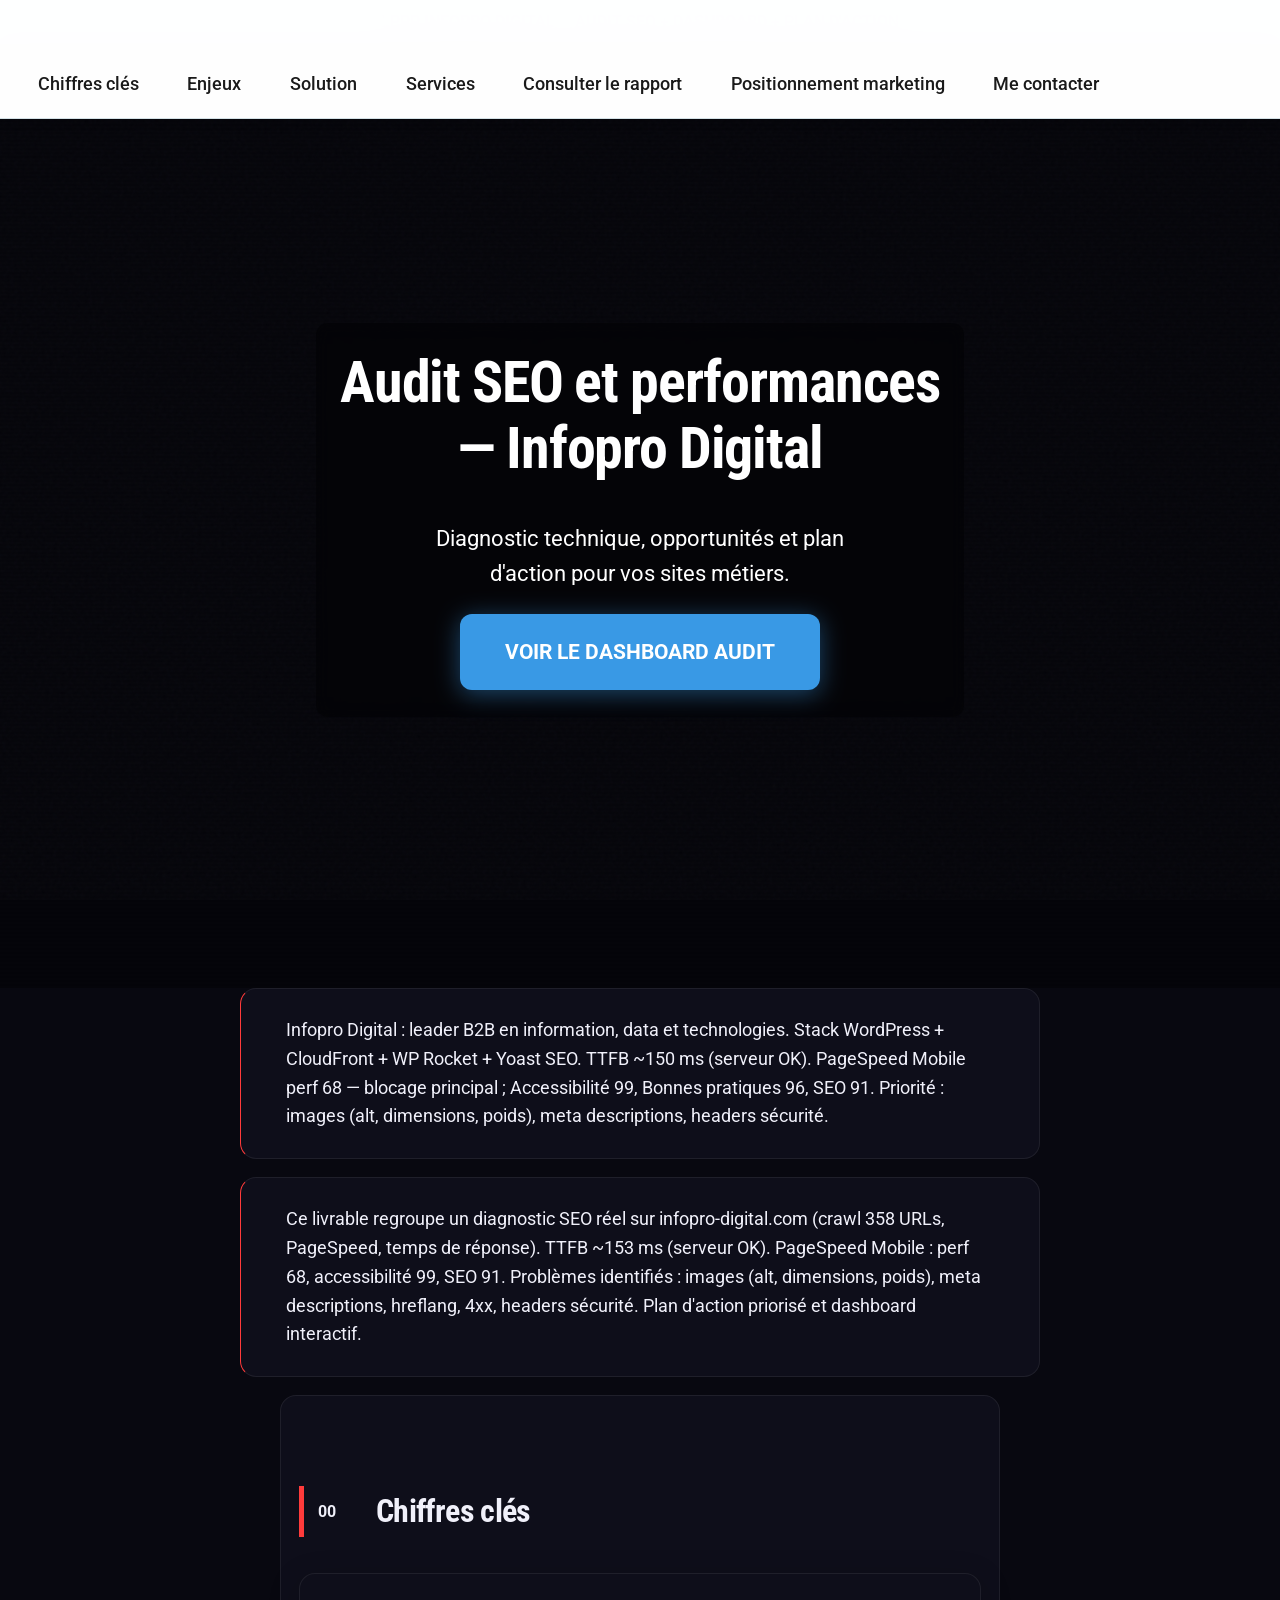
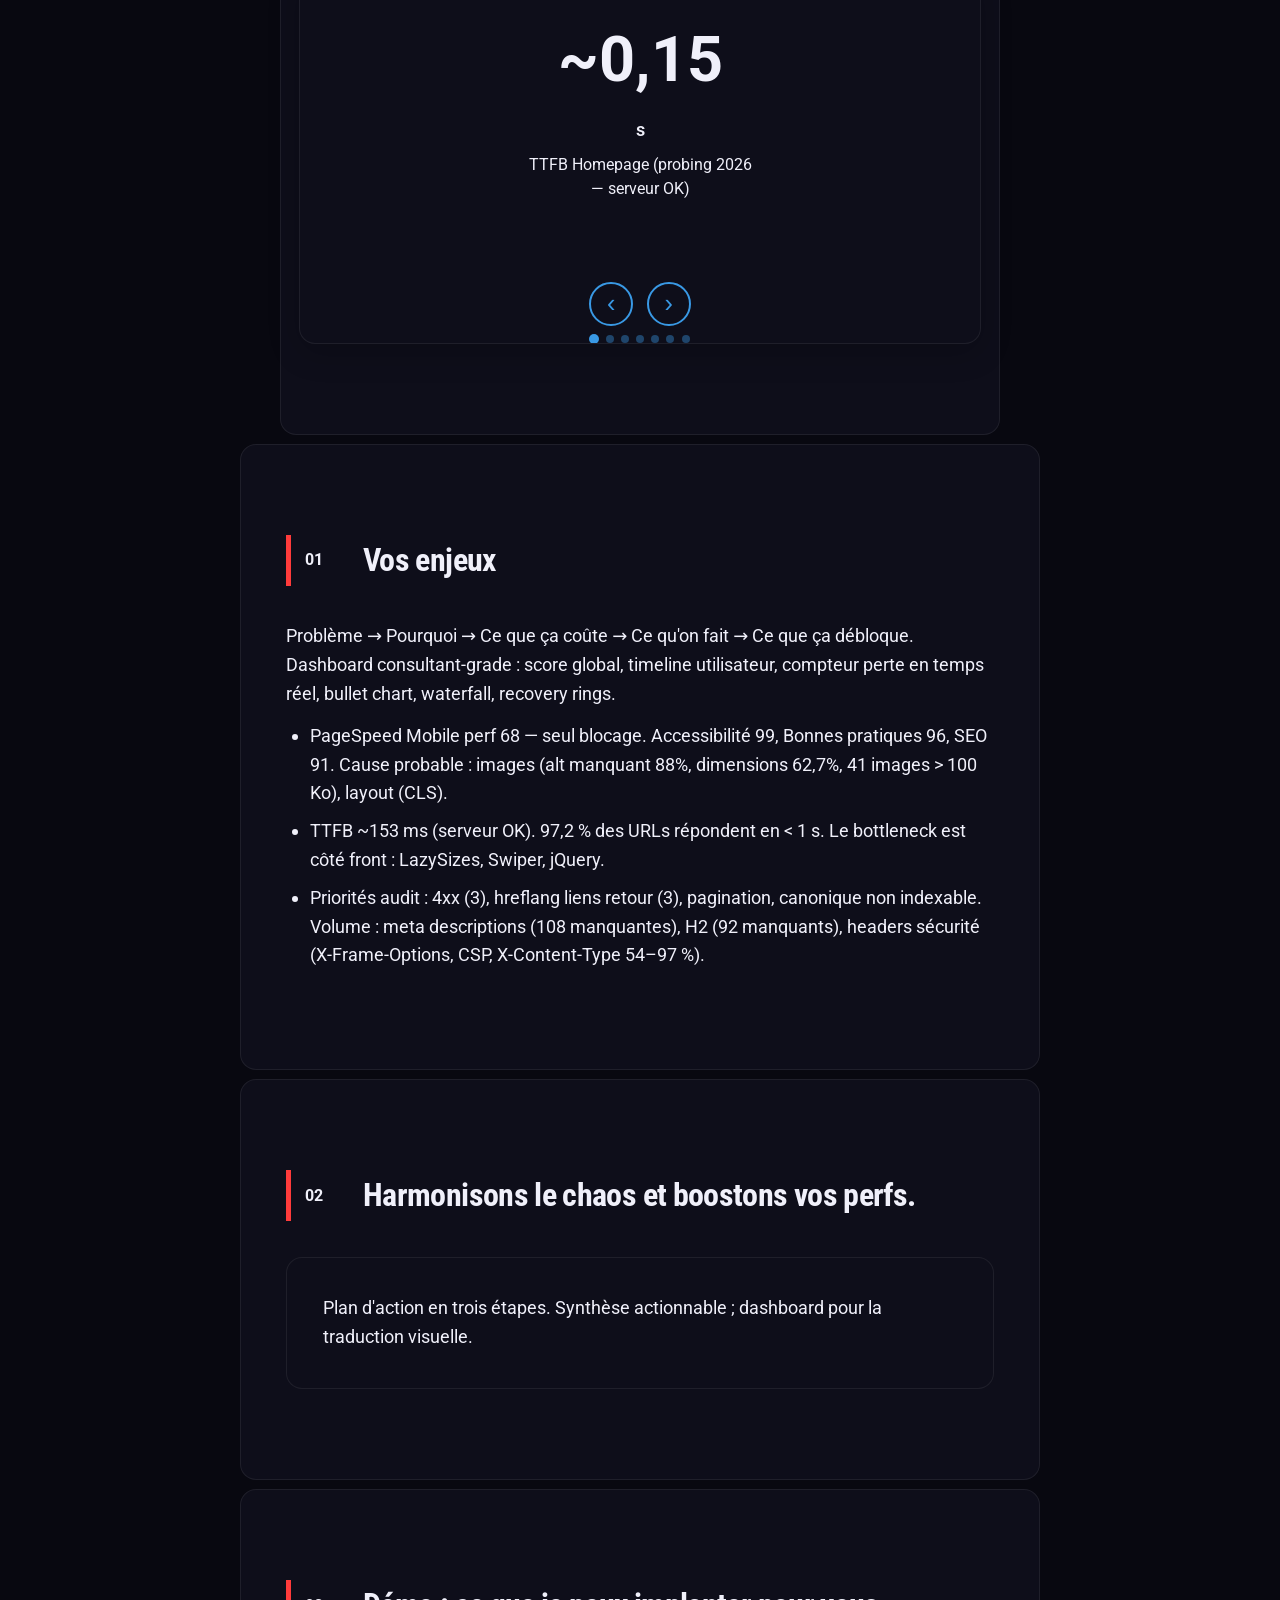
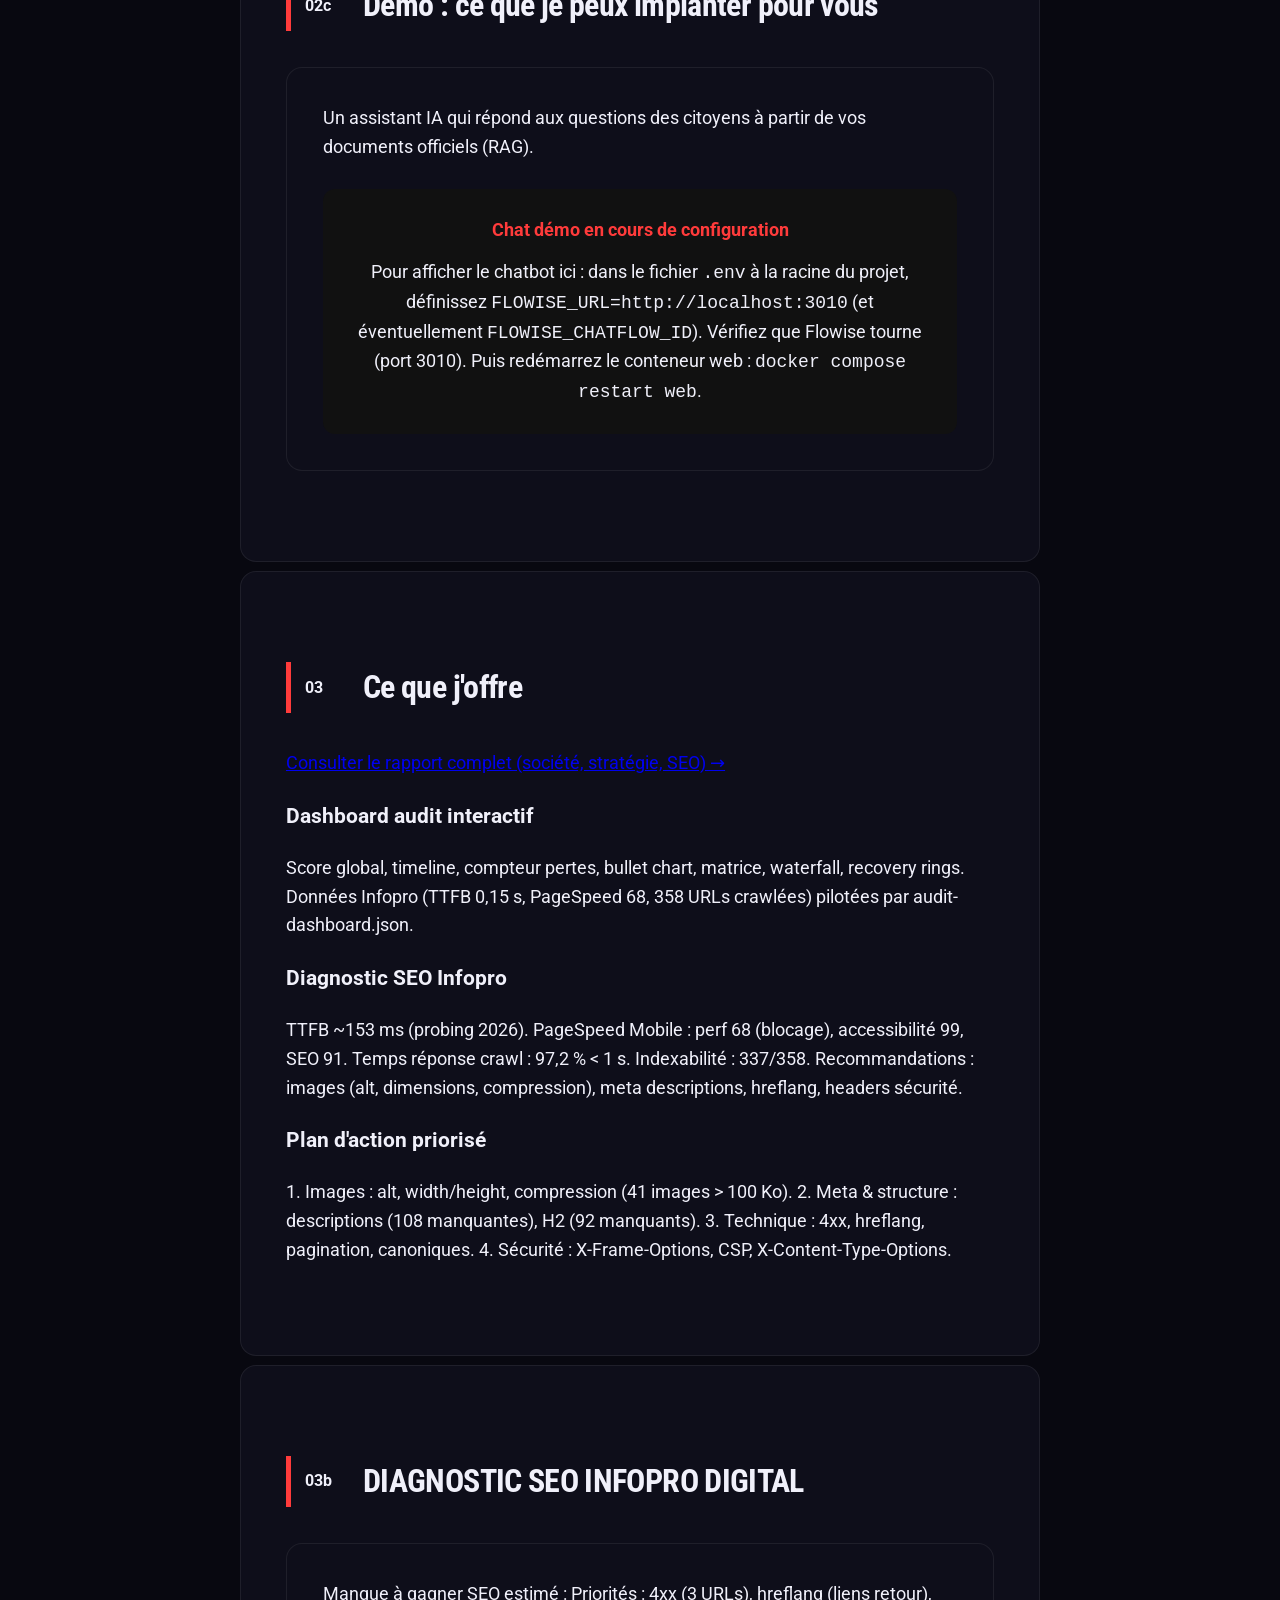
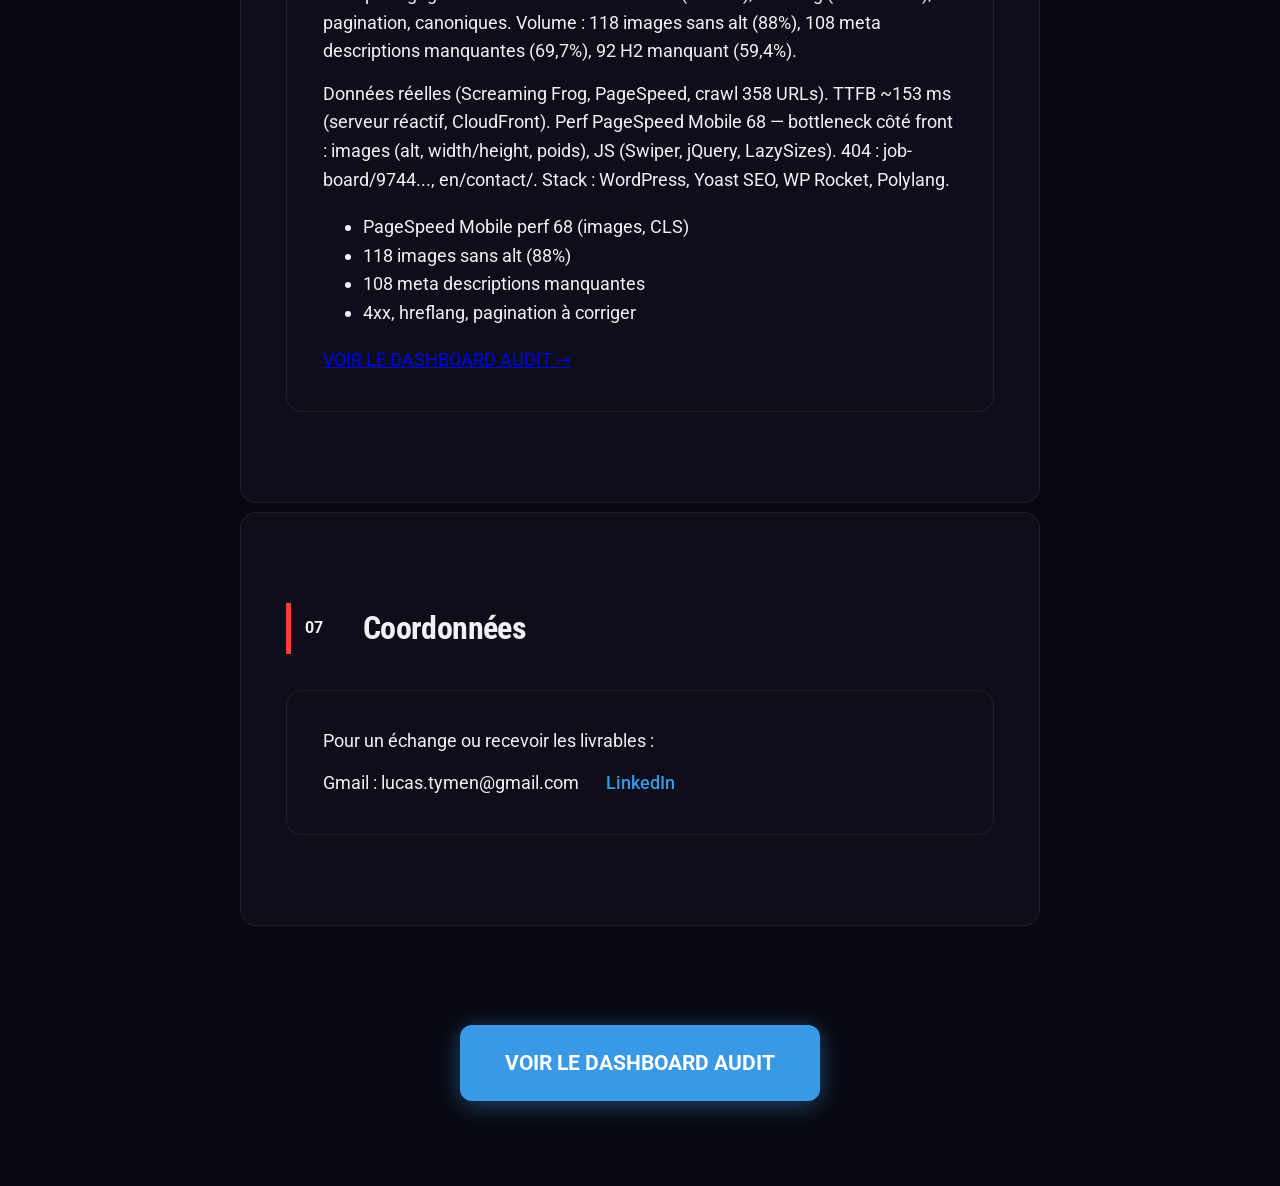
<file: index.html>
<!-- LPPP proposition.html -->
<!DOCTYPE html>
<html lang="fr">
<head>
    <meta charset="UTF-8">
    <meta name="viewport" content="width=device-width, initial-scale=1.0, viewport-fit=cover">
    <meta name="referrer" content="strict-origin-when-cross-origin">
    <title>Lucas Tymen — LPPP Infopro Digital (audit SEO)</title>
    <link rel="preconnect" href="https://fonts.googleapis.com">
    <link rel="preconnect" href="https://fonts.gstatic.com" crossorigin>
    <link href="https://fonts.googleapis.com/css2?family=Roboto:wght@400;500;600;700&family=Open+Sans:wght@400;600;700&display=swap" rel="stylesheet">
    
    <style>
        
        @import url('https://fonts.googleapis.com/css2?family=Roboto+Condensed:wght@300;400;700&family=Roboto:wght@300;400;500;700&display=swap');

:root {
  --pv-white: #ffffff;
  --pv-ink: #001327;
  --pv-ink-2: #121d29;
  --pv-blue: #3999e5;
  --pv-blue-2: #2078ae;
  --pv-blue-3: #5ca6dc;
  --pv-gray-100: #f7f6f5;
  --pv-gray-200: #d4e1e6;
  --pv-gray-300: #9ab6c3;
  --pv-gray-400: #b0b9bc;
  --lp-font-body: 'Roboto', system-ui, -apple-system, 'Segoe UI', Arial, sans-serif;
  --lp-font-heading: 'Roboto Condensed', 'Roboto', system-ui, sans-serif;
  --lp-bg: #FFFFFF;
  --lp-text: #001327;
  --lp-primary: #3999E5;
  --lp-secondary: #2078AE;
  --lp-border: #d4e1e6;
  --lp-block-bg: #f7f6f5;
  --lp-muted: #5c6b7a;
  --lp-heading: #001327;
  --lp-cta-text: #ffffff;
  --lp-text-on-light: #001327;
  --lp-text-on-dark: #f5f5f5;
}

/* Lisibilité — +0.2em base (1.2rem vs 1rem) */
html { font-size: 18px; }
body { font-size: 1.125rem; line-height: 1.6; }

/* Nav fond clair — contraste texte sombre (comme promovacances.com) */
body:has(.nav) .nav {
  background: color-mix(in srgb, var(--lp-bg) 96%, rgba(255,255,255,0.95)) !important;
  border-bottom-color: var(--pv-gray-200) !important;
}
body:has(.nav) .nav-links a,
body:has(.nav) .nav span:first-child { color: var(--lp-text-on-light) !important; }
body:has(.nav) .nav-links a:hover { color: var(--lp-primary) !important; }

/* Hero vidéo : parallaxe (fixe au scroll) + overlay, sans contrôles ni son */
.hero.has-bg-video {
  width: 100vw !important;
  max-width: 100vw !important;
  margin-left: calc(50% - 50vw) !important;
  overflow: hidden !important;
}
.hero.has-bg-video .hero-bg-video {
  position: fixed !important;
  top: 0 !important;
  left: 0 !important;
  width: 100vw !important;
  height: 100vh !important;
  min-width: 100vw !important;
  min-height: 100vh !important;
  z-index: 0 !important;
  pointer-events: none !important;
}
.hero.has-bg-video .hero-bg-video iframe {
  width: 100vw !important;
  min-width: 100vw !important;
  min-height: 100vh !important;
  height: 56.25vw !important;
  max-height: none !important;
  object-fit: cover !important;
  left: 50% !important;
  top: 50% !important;
  transform: translate(-50%, -50%) !important;
}

/* Infopro — style dashboard (fond sombre, textes blancs, accents vifs) */
@import url("https://fonts.googleapis.com/css2?family=Space+Mono:wght@400;700&family=Bebas+Neue&family=DM+Sans:wght@300;400;500;700&display=swap");
:root {
  --infopro-bg: #080810;
  --infopro-surface: #0e0e1a;
  --infopro-surface2: #13131f;
  --infopro-border: rgba(255,255,255,0.07);
  --infopro-text: #f0f0fa;
  --infopro-muted: #6b6b8a;
  --infopro-accent: #ff3b3b;
  --infopro-warn: #ff9900;
  --infopro-ok: #00e676;
  --infopro-blue: #4fc3f7;
  --infopro-purple: #b388ff;
}
body { background: var(--infopro-bg) !important; color: var(--infopro-text) !important; }
body::before {
  content: '';
  position: fixed; inset: 0;
  background-image: url("data:image/svg+xml,%3Csvg viewBox='0 0 256 256' xmlns='http://www.w3.org/2000/svg'%3E%3Cfilter id='n'%3E%3CfeTurbulence type='fractalNoise' baseFrequency='0.9' numOctaves='4' stitchTiles='stitch'/%3E%3C/filter%3E%3Crect width='100%25' height='100%25' filter='url(%23n)' opacity='0.04'/%3E%3C/svg%3E");
  pointer-events: none; z-index: 0;
}
body:has(.section) .section,
body:has(.section) .section:nth-of-type(odd),
body:has(.section) .section:nth-of-type(even) {
  background: var(--infopro-surface) !important;
  color: var(--infopro-text) !important;
  border: 1px solid var(--infopro-border) !important;
  border-radius: 16px !important;
}
body:has(.section) .section p,
body:has(.section) .section h2,
body:has(.section) .section-num { color: var(--infopro-text) !important; }
body:has(.section) .section-head { border-left-color: var(--infopro-accent) !important; }
.icebreaker {
  background: var(--infopro-surface) !important;
  color: var(--infopro-text) !important;
  border: 1px solid var(--infopro-border) !important;
  border-left-color: var(--infopro-accent) !important;
  border-radius: 16px !important;
}
.card {
  background: var(--infopro-surface) !important;
  color: var(--infopro-text) !important;
  border: 1px solid var(--infopro-border) !important;
  border-radius: 16px !important;
}
.card p, .card h2, .card h3, .card li, .card th, .card td { color: var(--infopro-text) !important; }
.card .muted { color: var(--infopro-muted) !important; }
.card strong { color: var(--infopro-accent) !important; }
.key-figures-carousel {
  background: var(--infopro-surface) !important;
  border: 1px solid var(--infopro-border) !important;
  border-radius: 16px !important;
}
.key-figures-slide .kpi-value { color: var(--infopro-accent) !important; }
.key-figures-slide .kpi-unit,
.key-figures-slide .kpi-label,
.key-figures-slide.chart-slide h3,
.key-figures-timeline-item .t-period,
.key-figures-timeline-item .t-desc,
.key-figures-bar-group .bar-val { color: var(--infopro-text) !important; }
.key-figures-slide .kpi-label { color: var(--infopro-muted) !important; }
.seo-resume-card {
  background: var(--infopro-surface) !important;
  color: var(--infopro-text) !important;
  border: 1px solid var(--infopro-border) !important;
  border-radius: 16px !important;
}
.seo-resume-card p, .seo-resume-card li { color: var(--infopro-text) !important; }

/* Rapport (rapport.html) et pages rapport — dashboard style */
body:has(.report-body) { font-family: 'DM Sans', system-ui, sans-serif !important; }
body:has(.report-body) .report-body h1,
body:has(.report-body) .report-body h2,
body:has(.report-body) .report-body h3 { font-family: 'Bebas Neue', system-ui, sans-serif !important; }
body:has(.report-body) .nav {
  background: rgba(8,8,16,0.95) !important;
  border-bottom: 1px solid var(--infopro-border) !important;
}
body:has(.report-body) .nav > a { color: var(--infopro-text) !important; }
body:has(.report-body) .nav-links a { color: var(--infopro-muted) !important; }
body:has(.report-body) .nav-links a:hover,
body:has(.report-body) .nav-links a.active { color: var(--infopro-accent) !important; }
body:has(.report-body) .nav-cta { background: var(--infopro-accent) !important; color: #fff !important; }
body:has(.report-body) .report-intro {
  background: var(--infopro-surface) !important;
  border-left: 4px solid var(--infopro-accent) !important;
  color: var(--infopro-text) !important;
}
body:has(.report-body) .report-intro strong { color: var(--infopro-accent) !important; }
body:has(.report-body) .report-body h1,
body:has(.report-body) .report-body h2,
body:has(.report-body) .report-body h3 { color: var(--infopro-text) !important; }
body:has(.report-body) .report-body h1 { border-bottom-color: var(--infopro-accent) !important; }
body:has(.report-body) .report-body p,
body:has(.report-body) .report-body li,
body:has(.report-body) .report-body td { color: var(--infopro-text) !important; }
body:has(.report-body) .report-body th {
  background: rgba(255,255,255,0.04) !important;
  color: var(--infopro-text) !important;
  border-color: var(--infopro-border) !important;
}
body:has(.report-body) .report-body th,
body:has(.report-body) .report-body td { border-color: var(--infopro-border) !important; }
body:has(.report-body) .report-body blockquote {
  border-left-color: var(--infopro-accent) !important;
  color: var(--infopro-muted) !important;
}

        
        :root {
            --lp-ease: cubic-bezier(0.4, 0, 0.2, 1);
            --lp-section-padding: clamp(3rem, 8vw, 5rem);
            /* Contraste : fond clair → texte sombre, fond foncé → texte clair (voir docs/base-de-connaissances/contraste-textes-landing.md) */
            --lp-text-on-light: #1a1a1a;
            --lp-text-on-dark: #f5f5f5;
            /* Mobile-first : base = mobile ; min-width pour tablette, desktop, HD */
            --lp-bp-mobile: 480px;
            --lp-bp-tablet: 768px;
            --lp-bp-desktop: 1024px;
            --lp-bp-hd: 1440px;
        }
        * { box-sizing: border-box; }
        html {
            scroll-behavior: smooth;
            overflow-x: hidden;
        }
        body {
            font-family: var(--lp-font-body, 'Roboto', system-ui, sans-serif);
            margin: 0;
            min-height: 100vh;
            background: var(--lp-bg, #0d0d0d);
            color: var(--lp-text, #e6e6e6);
            line-height: 1.6;
            font-size: 1rem;
            overflow-x: hidden;
            width: 100%;
        }

        /* ===== Nav sticky top — mobile-first, responsive harmonieux, effet waouh ===== */
        .nav {
            position: fixed;
            top: 0;
            left: 0;
            right: 0;
            left: 0;
            right: 0;
            z-index: 1000;
            display: flex;
            flex-wrap: wrap;
            align-items: center;
            justify-content: space-between;
            gap: 0.5rem;
            padding: 0.4rem 1rem;
            min-height: 40px;
            background: color-mix(in srgb, var(--lp-bg, #0d0d0d) 92%, transparent);
            backdrop-filter: blur(14px);
            -webkit-backdrop-filter: blur(14px);
            border-bottom: 1px solid color-mix(in srgb, var(--lp-primary, #4a9eff) 35%, transparent);
            box-shadow: 0 2px 12px rgba(0, 0, 0, 0.08);
            width: 100%;
            max-width: 100%;
            transition: background 0.35s var(--lp-ease), box-shadow 0.35s var(--lp-ease), border-color 0.35s var(--lp-ease);
        }
        .nav.nav--scrolled {
            background: color-mix(in srgb, var(--lp-bg, #0d0d0d) 97%, transparent);
            box-shadow: 0 4px 24px rgba(0, 0, 0, 0.18);
            border-bottom-color: color-mix(in srgb, var(--lp-primary, #4a9eff) 55%, transparent);
        }
        @keyframes nav-enter {
            from { opacity: 0; transform: translateY(-8px); }
            to { opacity: 1; transform: translateY(0); }
        }
        .nav { animation: nav-enter 0.45s var(--lp-ease) both; }
        @media (prefers-reduced-motion: reduce) {
            .nav { animation: none; }
        }
        .nav-logo { max-height: 32px; width: auto; display: block; flex-shrink: 0; }
        .nav-logo.nav-logo--svg { height: 28px; width: auto; display: block; }
        .nav-logo-link { display: flex; align-items: center; }
        .sr-only { position: absolute; width: 1px; height: 1px; padding: 0; margin: -1px; overflow: hidden; clip: rect(0,0,0,0); white-space: nowrap; border: 0; }
        .nav-links {
            display: flex;
            flex-wrap: wrap;
            gap: 0.35rem 0.6rem;
            align-items: center;
            justify-content: flex-end;
        }
        /* Mobile-first : zone de touch min 36px (compromis compacité/accessibilité) */
        .nav-links a {
            font-size: clamp(0.8rem, 2.2vw, 0.9rem);
            font-weight: 500;
            color: var(--lp-muted, #999);
            text-decoration: none;
            padding: 0.35rem 0.35rem;
            min-height: 36px;
            min-width: 36px;
            display: inline-flex;
            align-items: center;
            justify-content: center;
            border-radius: 8px;
            transition: color 0.2s var(--lp-ease), background 0.2s var(--lp-ease);
        }
        .nav-links a:hover { color: var(--lp-primary, #4a9eff); background: color-mix(in srgb, var(--lp-primary, #4a9eff) 12%, transparent); }
        .nav-cta {
            display: inline-flex;
            align-items: center;
            justify-content: center;
            min-height: 36px;
            padding: 0.4rem 0.9rem;
            background: var(--lp-primary, #4a9eff);
            color: var(--lp-cta-text, #fff);
            font-weight: 600;
            font-size: 0.9rem;
            border-radius: 12px;
            text-decoration: none;
            transition: transform 0.25s var(--lp-ease), box-shadow 0.25s var(--lp-ease), background 0.2s var(--lp-ease);
        }
        .nav-cta:hover { transform: translateY(-2px); box-shadow: 0 6px 20px color-mix(in srgb, var(--lp-primary, #4a9eff) 50%, transparent); }

        /* Mobile : waffle (hamburger) + drawer ; nav reste sticky */
        .nav-waffle {
            display: none;
            align-items: center;
            justify-content: center;
            width: 44px;
            height: 44px;
            padding: 0;
            border: none;
            border-radius: 8px;
            background: transparent;
            color: var(--lp-text, #e6e6e6);
            cursor: pointer;
            flex-shrink: 0;
            transition: background 0.2s var(--lp-ease), color 0.2s var(--lp-ease);
        }
        .nav-waffle:hover { background: color-mix(in srgb, var(--lp-primary, #4a9eff) 15%, transparent); color: var(--lp-primary, #4a9eff); }
        .nav-waffle-icon { display: flex; flex-direction: column; gap: 5px; }
        .nav-waffle-icon span { display: block; width: 22px; height: 2px; background: currentColor; border-radius: 1px; transition: transform 0.25s var(--lp-ease), opacity 0.25s var(--lp-ease); }
        .nav.nav--open .nav-waffle-icon span:nth-child(1) { transform: translateY(7px) rotate(45deg); }
        .nav.nav--open .nav-waffle-icon span:nth-child(2) { opacity: 0; }
        .nav.nav--open .nav-waffle-icon span:nth-child(3) { transform: translateY(-7px) rotate(-45deg); }
        @media (max-width: 767px) {
            .nav-waffle { display: flex; }
            .nav-links {
                position: fixed;
                top: 44px;
                left: 0;
                right: 0;
                bottom: 0;
                width: 100%;
                z-index: 10001;
                flex-direction: column;
                align-items: stretch;
                justify-content: flex-start;
                gap: 0;
                padding: 1rem;
                background: rgba(255, 255, 255, 0.98);
                background: color-mix(in srgb, var(--lp-bg, #ffffff) 98%, transparent);
                backdrop-filter: blur(14px);
                -webkit-backdrop-filter: blur(14px);
                border-bottom: 1px solid color-mix(in srgb, var(--lp-primary, #4a9eff) 35%, transparent);
                box-shadow: 0 8px 32px rgba(0,0,0,0.2);
                transform: translate3d(100%, 0, 0);
                -webkit-transform: translate3d(100%, 0, 0);
                opacity: 0;
                visibility: hidden;
                pointer-events: none;
                transition: transform 0.3s var(--lp-ease), opacity 0.3s var(--lp-ease), visibility 0.3s;
                overflow-y: auto;
                -webkit-overflow-scrolling: touch;
            }
            .nav.nav--open .nav-links {
                transform: translate3d(0, 0, 0);
                -webkit-transform: translate3d(0, 0, 0);
                opacity: 1;
                visibility: visible;
                pointer-events: auto;
            }
            .nav-links a { min-height: 48px; justify-content: flex-start; padding: 0.75rem 1rem; border-radius: 10px; display: flex; align-items: center; color: var(--lp-text-on-light, #001327) !important; }
        }
        @media (min-width: 768px) {
            .nav-waffle { display: none !important; }
        }

        /* ===== Bandeau alerte (style 0Flaw : bandeau teal sous la nav) ===== */
        .alert-banner {
            background: var(--lp-primary, #00C2CB);
            color: #0d0d0d;
            text-align: center;
            padding: 0.5rem 1rem;
            font-size: 0.9rem;
            font-weight: 600;
        }

        /* ===== Hero pleine hauteur — mobile-first ===== */
        .hero {
            min-height: 100vh;
            min-height: 100dvh;
            display: flex;
            flex-direction: column;
            align-items: center;
            justify-content: center;
            text-align: center;
            padding: 1.5rem 1rem 3rem;
            position: relative;
            overflow: hidden;
            width: 100%;
            max-width: 100%;
        }
        /* Hero (Aérosection) : ton image en background 100 %, parallaxe, assombrissement léger uniquement */
        .hero.has-bg-image {
            background-size: cover;
            background-position: center;
            background-repeat: no-repeat;
            background-attachment: fixed;
        }
        /* Hero fond vidéo : uniquement dans la section hero, avec parallaxe au scroll */
        .hero.has-bg-video .hero-bg-video,
        .hero.has-bg-video .hero-bg-thumbnail {
            position: absolute;
            inset: 0;
            width: 100%;
            height: 100%;
            z-index: 0;
            overflow: hidden;
            background-size: cover;
            background-position: center;
            background-repeat: no-repeat;
            will-change: transform;
        }
        .hero.has-bg-video .hero-bg-video iframe,
        .hero.has-bg-video .hero-bg-video video {
            position: absolute;
            top: 50%;
            left: 50%;
            width: 100%;
            height: 100%;
            min-width: 100%;
            min-height: 100%;
            object-fit: cover;
            transform: translate(-50%, -50%);
            pointer-events: none;
            border: 0;
        }
        .hero.has-bg-video .hero-bg-video video {
            object-fit: cover;
        }
        .hero.has-bg-video .hero-video-fallback,
        .hero.has-bg-video .hero-video-cta {
            position: absolute;
            bottom: 1rem;
            left: 50%;
            transform: translateX(-50%);
            z-index: 2;
            font-size: 0.95rem;
            color: rgba(255,255,255,0.95);
            text-decoration: none;
            pointer-events: auto;
            padding: 0.6rem 1.2rem;
            background: rgba(0,0,0,0.6);
            border-radius: 8px;
            font-weight: 600;
        }
        .hero-video-fallback--inline {
            position: static !important;
            transform: none !important;
            font-size: 0.85rem;
            opacity: 0.9;
        }
        .hero.has-bg-video .hero-video-fallback:hover,
        .hero.has-bg-video .hero-video-cta:hover {
            color: #fff;
            background: rgba(0,0,0,0.8);
            text-decoration: none;
        }
        .hero.has-bg-video::before {
            content: '';
            position: absolute;
            inset: 0;
            z-index: 1;
            background: rgba(0, 0, 0, 0.35);
            pointer-events: none;
        }
        .hero.has-bg-video > * { position: relative; z-index: 3; }
        .hero.has-bg-image::before {
            content: '';
            position: absolute;
            inset: 0;
            background: rgba(0, 0, 0, 0.15);
            pointer-events: none;
        }
        /* Texture légère (optionnelle) : limitée au hero uniquement, pas au scroll */
        .hero.has-bg-image::after {
            content: '';
            position: absolute;
            inset: 0;
            z-index: 1;
            background: repeating-linear-gradient(
                0deg,
                transparent 0,
                transparent 2px,
                rgba(0, 0, 0, 0.04) 2px,
                rgba(0, 0, 0, 0.04) 4px
            );
            pointer-events: none;
        }
        /* Scanlines uniquement dans le hero : position absolute pour ne pas recouvrir le contenu en dessous au scroll */
        .hero.has-bg-video::after {
            content: '';
            position: absolute;
            inset: 0;
            z-index: 2;
            background: repeating-linear-gradient(
                0deg,
                transparent 0,
                transparent 2px,
                rgba(0, 0, 0, 0.04) 2px,
                rgba(0, 0, 0, 0.04) 4px
            );
            pointer-events: none;
        }
        /* Fond hero sans image ni vidéo : fond uni (éviter que --lp-bg recouvre la vidéo) */
        .hero:not(.has-bg-image):not(.has-bg-video)::before {
            content: '';
            position: absolute;
            inset: 0;
            background: var(--lp-bg, #0d0d0d);
            pointer-events: none;
        }
        .hero > * { position: relative; z-index: 3; }
        .hero-logo { margin-bottom: 2rem; }
        .hero-logo img {
            max-height: 64px;
            width: auto;
            display: block;
            margin: 0 auto;
            filter: drop-shadow(0 2px 12px rgba(0,0,0,0.4));
        }
        /* Hero avec vidéo : texte blanc ou rose (primary) */
        .hero.has-bg-video h1,
        .hero.has-bg-video .hero-sub,
        .hero.has-bg-video .hero-logo { color: #fff; }
        .hero.has-bg-video .cta {
            background: var(--lp-primary);
            color: #fff;
        }
        .hero h1 {
            font-family: var(--lp-font-heading, 'Open Sans', var(--lp-font-body, inherit));
            font-size: clamp(2rem, 5vw, 3.25rem);
            font-weight: 700;
            line-height: 1.15;
            margin: 0 0 1rem;
            color: var(--lp-heading, #fff);
            letter-spacing: -0.02em;
            max-width: 20ch;
            margin-left: auto;
            margin-right: auto;
            animation: fadeInUp 0.8s var(--lp-ease) both;
        }
        /* Bloc contenu hero : évite chevauchement CTA / texte (ex. "Regarder la vidéo" ou erreur iframe) */
        .hero .hero-content-block {
            display: flex;
            flex-direction: column;
            align-items: center;
            gap: 1.25rem;
            padding: 1.5rem 1.25rem;
            max-width: 36rem;
            margin: 0 auto;
        }
        .hero.has-bg-video .hero-content-block {
            background: rgba(0, 0, 0, 0.35);
            backdrop-filter: blur(8px);
            border-radius: 12px;
        }
        .hero .hero-sub {
            font-size: clamp(1rem, 2vw, 1.2rem);
            color: var(--lp-muted, rgba(255,255,255,0.75));
            margin: 0;
            max-width: 28ch;
            margin-left: auto;
            margin-right: auto;
            animation: fadeInUp 0.8s var(--lp-ease) 0.1s both;
        }
        .hero .cta {
            display: inline-block;
            padding: 1rem 2rem;
            background: var(--lp-primary, #4a9eff);
            color: var(--lp-cta-text, #fff);
            font-weight: 700;
            font-size: 1.05rem;
            border-radius: 12px;
            text-decoration: none;
            box-shadow: 0 4px 24px color-mix(in srgb, var(--lp-primary, #4a9eff) 45%, transparent);
            transition: transform 0.25s var(--lp-ease), box-shadow 0.25s var(--lp-ease);
            animation: fadeInUp 0.8s var(--lp-ease) 0.2s both;
        }
        .hero .cta:hover {
            transform: translateY(-3px);
            box-shadow: 0 8px 32px color-mix(in srgb, var(--lp-primary, #4a9eff) 55%, transparent);
        }
        .hero .cta { animation: fadeInUp 0.8s var(--lp-ease) 0.2s both; }
        .hero .cta:hover { animation: none; }

        @keyframes fadeInUp {
            from { opacity: 0; transform: translateY(24px); }
            to { opacity: 1; transform: translateY(0); }
        }

        /* ===== Sections — mobile-first, responsive (max-width 100%) ===== */
        .section {
            width: 100%;
            max-width: 720px;
            padding: var(--lp-section-padding) 1rem;
            margin: 0 auto;
            animation: sectionReveal 0.7s var(--lp-ease) both;
        }
        .section:nth-of-type(2) { animation-delay: 0.05s; }
        .section:nth-of-type(3) { animation-delay: 0.12s; }
        .section:nth-of-type(4) { animation-delay: 0.19s; }
        .section:nth-of-type(5) { animation-delay: 0.26s; }
        .section:nth-of-type(6) { animation-delay: 0.33s; }
        .section:nth-of-type(7) { animation-delay: 0.4s; }
        .section:nth-of-type(8) { animation-delay: 0.47s; }
        @keyframes sectionReveal {
            from { opacity: 0; transform: translateY(20px); }
            to { opacity: 1; transform: translateY(0); }
        }
        .section:nth-of-type(odd) {
            background: color-mix(in srgb, var(--lp-primary, #4a9eff) 6%, var(--lp-bg, #0d0d0d));
            border-radius: 16px;
            margin-bottom: 0.5rem;
        }
        .section:nth-of-type(even) {
            background: color-mix(in srgb, var(--lp-secondary, #5ebeff) 5%, var(--lp-bg, #0d0d0d));
            border-radius: 16px;
            margin-bottom: 0.5rem;
        }
        .section-head {
            display: flex;
            align-items: center;
            gap: 1rem;
            margin-bottom: 1.5rem;
            padding-left: 0.5rem;
            border-left: 4px solid var(--lp-primary, #4a9eff);
        }
        .section:nth-of-type(even) .section-head { border-left-color: var(--lp-secondary, #5ebeff); }
        .section-num {
            font-size: 0.85rem;
            font-weight: 700;
            color: var(--lp-primary, #4a9eff);
            min-width: 2rem;
        }
        .section:nth-of-type(even) .section-num { color: var(--lp-secondary, #5ebeff); }
        .section h2 {
            font-family: var(--lp-font-heading, inherit);
            font-size: clamp(1.35rem, 3vw, 1.75rem);
            font-weight: 700;
            margin: 0;
            color: var(--lp-heading, #fff);
            letter-spacing: -0.02em;
        }
        /* Contraste : sections fond foncé par défaut → paragraphes clairs (voir contraste-textes-landing.md) */
        .section p { margin: 0 0 0.75rem; color: var(--lp-text-on-dark, var(--lp-text, #e6e6e6)); }
        .section p:last-child { margin-bottom: 0; }

        .icebreaker {
            position: relative;
            z-index: 1;
            width: 100%;
            max-width: 720px;
            margin: 0 auto 1rem;
            padding: 1rem 1rem;
            background: color-mix(in srgb, var(--lp-primary, #4a9eff) 12%, var(--lp-bg, #0d0d0d));
            border-left: 4px solid var(--lp-primary, #4a9eff);
            border-radius: 0 12px 12px 0;
            font-size: 0.95rem;
        }

        .pain-list { margin: 0; padding-left: 1.35rem; }
        .pain-list li { margin-bottom: 0.5rem; }

        /* Enjeux — funnel et graphiques (Casapy) — affichage universel (Firefox, Chrome, Safari, mobile) */
        .enjeux-visuals { display: flex; flex-direction: column; gap: 2rem; margin-top: 2rem; }
        .enjeux-visual-label { font-size: 0.85rem; font-weight: 600; text-transform: uppercase; letter-spacing: 0.05em; color: var(--lp-muted, #999); margin-bottom: 0.75rem; }
        /* Conteneur infographies : pleine largeur, pas de débordement, centrage */
        .infographic-image-wrap {
            width: 100%;
            max-width: 100%;
            margin: 1.25rem 0;
            padding: 0;
            text-align: center;
            box-sizing: border-box;
            min-width: 0;
            overflow: hidden;
        }
        /* Image responsive et universelle : block (évite gap 4px), scale propre, tous navigateurs */
        .infographic-image-wrap .infographic-img {
            display: block;
            max-width: 100%;
            width: 100%;
            height: auto;
            border-radius: 8px;
            margin: 0 auto;
            vertical-align: middle;
            object-fit: contain;
        }
        /* Segment infographique (section Ce que j'offre) : ne pas couper l'image */
        .services-segment-infographic {
            width: 100%;
            max-width: 100%;
            min-width: 0;
            overflow: visible;
        }
        .services-segment-infographic .infographic-image-wrap { margin: 1.25rem 0; }
        .services-segments { width: 100%; max-width: 100%; box-sizing: border-box; }

        /* Mobile / petit viewport : infographies lisibles sans débordement */
        @media (max-width: 480px) {
            .infographic-image-wrap { margin: 1rem 0; }
            .infographic-image-wrap .infographic-img { border-radius: 6px; }
        }
        .enjeux-funnel { display: flex; flex-direction: column; align-items: center; gap: 0; max-width: 320px; margin: 0 auto; }
        .enjeux-funnel-tier { width: 100%; padding: 0.75rem 1rem; text-align: center; font-size: 0.95rem; font-weight: 600; border-radius: 8px; background: color-mix(in srgb, var(--lp-primary, #4a9eff) 15%, var(--lp-bg, #0d0d0d)); border: 1px solid color-mix(in srgb, var(--lp-primary, #4a9eff) 30%, transparent); }
        .enjeux-funnel-tier:nth-child(1) { width: 100%; }
        .enjeux-funnel-tier:nth-child(2) { width: 85%; margin: 0 auto; }
        .enjeux-funnel-tier:nth-child(3) { width: 65%; margin: 0 auto; background: color-mix(in srgb, #e74c3c 20%, var(--lp-bg, #0d0d0d)); border-color: color-mix(in srgb, #e74c3c 50%, transparent); }
        .enjeux-funnel-tier:nth-child(4) { width: 45%; margin: 0 auto; background: color-mix(in srgb, #e74c3c 25%, var(--lp-bg, #0d0d0d)); border-color: color-mix(in srgb, #e74c3c 60%, transparent); }
        .enjeux-funnel-tier .tier-val { display: block; font-size: 1.1rem; color: var(--lp-primary, #4a9eff); }
        .enjeux-funnel-tier:nth-child(3) .tier-val, .enjeux-funnel-tier:nth-child(4) .tier-val { color: #e74c3c; }
        .enjeux-ttfb-comparison { display: flex; align-items: flex-end; justify-content: center; gap: 2rem; max-width: 280px; margin: 0 auto; height: 120px; }
        .enjeux-ttfb-bar { display: flex; flex-direction: column; align-items: center; gap: 0.4rem; }
        .enjeux-ttfb-bar .bar { width: 48px; border-radius: 8px 8px 0 0; min-height: 8px; background: linear-gradient(180deg, var(--lp-primary, #4a9eff), var(--lp-secondary, #5ebeff)); }
        .enjeux-ttfb-bar.enjeux-ttfb-bad .bar { background: linear-gradient(180deg, #e74c3c, #c0392b); }
        .enjeux-ttfb-bar.enjeux-ttfb-ok .bar { background: linear-gradient(180deg, #00e676, #00c853); }
        .enjeux-ttfb-bar .bar-label { font-size: 0.8rem; font-weight: 600; color: var(--lp-text, #e6e6e6); }
        .enjeux-ttfb-bar .bar-val { font-size: 0.75rem; color: var(--lp-muted, #999); }

        .card {
            width: 100%;
            max-width: 100%;
            padding: 1.25rem 1rem;
            background: color-mix(in srgb, var(--lp-primary, #4a9eff) 6%, var(--lp-bg, #0d0d0d));
            border: 1px solid var(--lp-border, rgba(255,255,255,0.08));
            border-radius: 16px;
            margin-bottom: 1rem;
            transition: border-color 0.25s var(--lp-ease), box-shadow 0.25s var(--lp-ease);
        }
        .card:hover {
            border-color: color-mix(in srgb, var(--lp-primary, #4a9eff) 35%, transparent);
            box-shadow: 0 8px 32px rgba(0,0,0,0.25), 0 0 24px color-mix(in srgb, var(--lp-primary, #4a9eff) 15%, transparent);
        }
        .card:last-child { margin-bottom: 0; }

        .workflow-figure { margin: 1.5rem 0 0; text-align: center; }
        .workflow-figure img { max-width: 100%; height: auto; border-radius: 12px; }

        /* Services onglets */
        .services-annexes {
            margin: 0 0 1rem;
            font-size: 0.95rem;
        }
        .services-annexes a {
            color: var(--lp-primary, #4a9eff);
            text-decoration: none;
            font-weight: 500;
        }
        .services-annexes a:hover { text-decoration: underline; }
        .services-annexes .sep { color: var(--lp-muted, #999); margin: 0 0.35rem; }
        .services-tabs { display: flex; flex-wrap: wrap; gap: 0.5rem; margin-bottom: 1rem; }
        .services-tabs input { position: absolute; opacity: 0; width: 0; height: 0; pointer-events: none; }
        .services-tabs label {
            display: inline-flex; align-items: center; gap: 0.4rem;
            padding: 0.65rem 1.1rem;
            font-size: 0.9rem; font-weight: 600;
            color: var(--lp-muted, #999);
            background: color-mix(in srgb, var(--lp-primary, #4a9eff) 8%, var(--lp-bg, #0d0d0d));
            border-radius: 10px;
            cursor: pointer;
            border: 2px solid transparent;
            transition: all 0.2s var(--lp-ease);
        }
        .services-tabs label:hover { color: var(--lp-text, #e6e6e6); }
        .services-tabs input:checked + label {
            color: var(--lp-cta-text, #fff);
            background: var(--lp-primary, #4a9eff);
            border-color: var(--lp-primary, #4a9eff);
            box-shadow: 0 0 0 2px var(--lp-bg, #0d0d0d), 0 4px 20px color-mix(in srgb, var(--lp-primary, #4a9eff) 40%, transparent);
        }
        .services-panels .services-panel {
            display: none;
            padding: 1.5rem;
            background: color-mix(in srgb, var(--lp-primary, #4a9eff) 6%, var(--lp-bg, #0d0d0d));
            border-radius: 16px;
            border-left: 4px solid var(--lp-primary, #4a9eff);
            overflow-wrap: break-word;
            word-wrap: break-word;
            max-width: 100%;
        }
        .services-panels .services-panel h3 { font-size: 1.1rem; margin: 0 0 0.5rem; color: var(--lp-heading, #fff); }
        .services-panels .services-panel p { margin: 0; }
        .services-panels .about-me-content { margin: 0; }
        .services-tabs input:nth-of-type(1):checked ~ .services-panels .services-panel:nth-of-type(1),
        .services-tabs input:nth-of-type(2):checked ~ .services-panels .services-panel:nth-of-type(2),
        .services-tabs input:nth-of-type(3):checked ~ .services-panels .services-panel:nth-of-type(3),
        .services-tabs input:nth-of-type(4):checked ~ .services-panels .services-panel:nth-of-type(4),
        .services-tabs input:nth-of-type(5):checked ~ .services-panels .services-panel:nth-of-type(5),
        .services-tabs input:nth-of-type(6):checked ~ .services-panels .services-panel:nth-of-type(6),
        .services-tabs input:nth-of-type(7):checked ~ .services-panels .services-panel:nth-of-type(7),
        .services-tabs input:nth-of-type(8):checked ~ .services-panels .services-panel:nth-of-type(8),
        .services-tabs input:nth-of-type(9):checked ~ .services-panels .services-panel:nth-of-type(9) { display: block; }

        .stack-group { margin-bottom: 1.25rem; }
        .stack-group .stack-label {
            font-size: 0.8rem; font-weight: 700;
            color: var(--lp-primary, #4a9eff);
            text-transform: uppercase; letter-spacing: 0.06em;
            margin-bottom: 0.5rem;
        }
        .coordonnees-intro { margin-top: 0; margin-bottom: 1rem; }
        .coordonnees-list { list-style: none; margin: 0; padding: 0; display: flex; flex-wrap: wrap; gap: 0.75rem 1.5rem; }
        .coordonnees-list a { color: var(--lp-primary, #4a9eff); text-decoration: none; font-weight: 500; }
        .coordonnees-list a:hover { text-decoration: underline; }
        .coordonnees-email-trigger { color: var(--lp-primary, #4a9eff); text-decoration: none; font-weight: 500; cursor: pointer; }
        .coordonnees-email-trigger:hover { text-decoration: underline; }

        /* Popup contact email (fallback quand mailto: ne fonctionne pas) — affichage via :target */
        .contact-modal { display: none; position: fixed; inset: 0; z-index: 9999; align-items: center; justify-content: center; padding: 1.5rem; box-sizing: border-box; }
        .contact-modal:target { display: flex; }
        .contact-modal-overlay { position: absolute; inset: 0; background: rgba(0,0,0,0.65); }
        .contact-modal-content {
            position: relative; max-width: 420px; width: 100%;
            background: var(--lp-bg, #0d0d0d);
            border: 1px solid var(--lp-border, rgba(255,255,255,0.12));
            border-radius: 16px;
            padding: 1.75rem 2rem;
            box-shadow: 0 24px 48px rgba(0,0,0,0.4);
        }
        .contact-modal-content p { margin: 0 0 1rem; color: var(--lp-text, #e6e6e6); line-height: 1.5; }
        .contact-modal-email { font-weight: 600; color: var(--lp-primary, #4a9eff); user-select: all; }
        .contact-modal-close { display: inline-block; margin-top: 0.5rem; color: var(--lp-primary, #4a9eff); text-decoration: none; font-weight: 500; }
        .contact-modal-close:hover { text-decoration: underline; }

        .stack-tags { display: flex; flex-wrap: wrap; gap: 0.5rem; }
        .stack-tag {
            padding: 0.45rem 0.85rem;
            background: color-mix(in srgb, var(--lp-primary, #4a9eff) 15%, var(--lp-bg, #0d0d0d));
            color: var(--lp-text, #e6e6e6);
            border-radius: 10px;
            font-size: 0.9rem;
            font-weight: 500;
            border: 1px solid color-mix(in srgb, var(--lp-primary, #4a9eff) 30%, transparent);
        }

        .mission-flash {
            padding: 2rem;
            background: linear-gradient(135deg, color-mix(in srgb, var(--lp-primary, #4a9eff) 18%, var(--lp-bg, #0d0d0d)) 0%, color-mix(in srgb, var(--lp-secondary, #5ebeff) 12%, var(--lp-bg, #0d0d0d)) 50%, color-mix(in srgb, var(--lp-primary, #4a9eff) 8%, var(--lp-bg, #0d0d0d)) 100%);
            border: 2px solid var(--lp-primary, #4a9eff);
            border-radius: 20px;
            box-shadow: 0 0 48px color-mix(in srgb, var(--lp-primary, #4a9eff) 25%, transparent), 0 0 24px color-mix(in srgb, var(--lp-secondary, #5ebeff) 15%, transparent);
        }
        .mission-flash p { margin: 0; }
        .mission-flash .mission-flash-content { margin: 0; line-height: 1.7; }
        .mission-flash .tag-line { font-size: 0.8rem; font-weight: 700; color: var(--lp-primary, #4a9eff); text-transform: uppercase; letter-spacing: 0.08em; margin-bottom: 0.5rem; }

        .why-quote {
            padding: 1.5rem;
            border-left: 4px solid var(--lp-secondary, #5ebeff);
            background: color-mix(in srgb, var(--lp-primary, #4a9eff) 6%, var(--lp-bg, #0d0d0d));
            border-radius: 0 16px 16px 0;
            font-style: italic;
            font-size: 1.05rem;
        }

        .cta-wrap {
            padding: var(--lp-section-padding) 1.5rem;
            text-align: center;
        }
        .cta-wrap .cta {
            display: inline-block;
            padding: 1rem 2rem;
            background: var(--lp-primary, #4a9eff);
            color: var(--lp-cta-text, #fff);
            font-weight: 700;
            font-size: 1.05rem;
            border-radius: 12px;
            text-decoration: none;
            box-shadow: 0 4px 24px color-mix(in srgb, var(--lp-primary, #4a9eff) 45%, transparent);
            transition: transform 0.25s var(--lp-ease), box-shadow 0.25s var(--lp-ease);
        }
        .cta-wrap .cta:hover {
            transform: translateY(-3px);
            box-shadow: 0 8px 32px color-mix(in srgb, var(--lp-primary, #4a9eff) 55%, transparent);
        }

        /* Contenu principal : ne jamais déborder */
        main#top { position: relative; z-index: 1; width: 100%; max-width: 100%; overflow-x: hidden; }

        /* ===== Responsive : mobile-first — 480px ===== */
        @media (min-width: 480px) {
            .nav { padding: 0.45rem 1rem; min-height: 44px; }
            .hero { padding: 2rem 1.25rem 3.5rem; }
            .section { padding: var(--lp-section-padding) 1.25rem; }
            .icebreaker { padding: 1rem 1.25rem; }
            .card { padding: 1.35rem 1.25rem; }
        }

        /* ===== Responsive : tablette 768px — waouh espacement ===== */
        @media (min-width: 768px) {
            .nav { padding: 0.5rem 1.25rem; min-height: 46px; }
            .nav-logo { max-height: 42px; }
            .nav-logo.nav-logo--svg { height: 36px; }
            .nav-links { gap: 0.5rem 1rem; }
            .nav-links a { font-size: 1rem; padding: 0.5rem 0.6rem; }
            .nav-cta { padding: 0.6rem 1.25rem; font-size: 1rem; border-radius: 14px; }
            .hero { padding: 3rem 2rem 5rem; }
            .hero h1 { font-size: clamp(2.25rem, 5.5vw, 3.5rem); max-width: 22ch; }
            .hero .hero-sub { font-size: 1.15rem; max-width: 32ch; }
            .hero-logo { margin-bottom: 2.25rem; }
            .hero-logo img { max-height: 80px; }
            .hero .cta { padding: 1.1rem 2.25rem; font-size: 1.1rem; }
            .icebreaker { padding: 1.25rem 2rem; font-size: 1rem; max-width: 720px; margin-left: auto; margin-right: auto; }
            .section { padding: var(--lp-section-padding) 2rem; max-width: 720px; }
            .section-head { margin-bottom: 1.75rem; }
            .section h2 { font-size: clamp(1.4rem, 3.2vw, 1.9rem); }
            .card { padding: 1.75rem; }
            .mission-flash { padding: 2.25rem; }
            .cta-wrap { padding: var(--lp-section-padding) 2rem; }
        }

        /* ===== Responsive : desktop 1024px — waouh confort lecture ===== */
        @media (min-width: 1024px) {
            .nav { padding: 0.55rem 1.5rem; min-height: 48px; }
            .nav-logo { max-height: 48px; }
            .nav-logo.nav-logo--svg { height: 42px; }
            .nav-links { gap: 0.75rem 1.5rem; }
            .hero { padding: 4rem 2.5rem 6rem; }
            .hero h1 { font-size: clamp(2.5rem, 4.5vw, 3.75rem); max-width: 24ch; }
            .hero .hero-sub { font-size: 1.2rem; max-width: 36ch; }
            .hero-logo { margin-bottom: 2.5rem; }
            .hero-logo img { max-height: 88px; }
            .hero .cta { padding: 1.2rem 2.5rem; font-size: 1.15rem; }
            .icebreaker { padding: 1.5rem 2.5rem; max-width: 800px; }
            .section { padding: var(--lp-section-padding) 2.5rem; max-width: 800px; }
            .section-head { margin-bottom: 2rem; padding-left: 0.75rem; border-left-width: 5px; }
            .section h2 { font-size: clamp(1.5rem, 2.5vw, 2rem); }
            .section-num { font-size: 0.9rem; min-width: 2.25rem; }
            .card { padding: 2rem; }
            .services-tabs label { padding: 0.75rem 1.25rem; font-size: 1rem; }
            .services-panels .services-panel { padding: 2rem; }
            .stack-tag { padding: 0.5rem 1rem; font-size: 0.95rem; }
            .mission-flash { padding: 2.5rem; }
            .why-quote { padding: 2rem; font-size: 1.1rem; }
            .cta-wrap { padding: var(--lp-section-padding) 2.5rem; }
            .cta-wrap .cta { padding: 1.2rem 2.5rem; font-size: 1.15rem; }
        }

        /* ===== Carousel chiffres clés (infographies animées + graphiques) ===== */
        .key-figures-section { padding: var(--lp-section-padding) 1rem; max-width: 720px; margin: 0 auto; width: 100%; }
        .key-figures-carousel { position: relative; overflow: hidden; border-radius: 20px; background: color-mix(in srgb, var(--lp-primary, #4a9eff) 8%, var(--lp-bg, #0d0d0d)); border: 1px solid var(--lp-border, rgba(255,255,255,0.08)); box-shadow: 0 8px 32px rgba(0,0,0,0.2); }
        .key-figures-track { display: flex; transition: transform 0.5s cubic-bezier(0.4, 0, 0.2, 1); }
        .key-figures-slide { min-width: 100%; padding: 2rem 1.25rem; text-align: center; }
        .key-figures-slide .kpi-value { font-size: clamp(2rem, 8vw, 3.5rem); font-weight: 700; color: var(--lp-primary, #4a9eff); margin: 0 0 0.25rem; opacity: 0; transform: translateY(16px); transition: opacity 0.5s ease, transform 0.5s ease; }
        .key-figures-slide.visible .kpi-value { opacity: 1; transform: translateY(0); }
        .key-figures-slide .kpi-unit { font-size: 1rem; font-weight: 600; color: var(--lp-secondary, #5ebeff); margin-bottom: 0.5rem; }
        .key-figures-slide .kpi-label { font-size: 0.9rem; color: var(--lp-muted, #999); max-width: 26ch; margin: 0 auto; line-height: 1.45; }
        .key-figures-nav { display: flex; justify-content: center; align-items: center; gap: 0.75rem; margin-top: 1rem; flex-wrap: wrap; }
        .key-figures-nav button { width: 44px; height: 44px; border-radius: 50%; border: 2px solid var(--lp-primary, #4a9eff); background: transparent; color: var(--lp-primary, #4a9eff); font-size: 1.4rem; cursor: pointer; line-height: 1; transition: background 0.2s ease, color 0.2s ease; }
        .key-figures-nav button:hover { background: var(--lp-primary, #4a9eff); color: var(--lp-cta-text, #fff); }
        .key-figures-dots { display: flex; justify-content: center; gap: 0.4rem; margin-top: 0.5rem; }
        .key-figures-dots span { width: 8px; height: 8px; border-radius: 50%; background: color-mix(in srgb, var(--lp-primary, #4a9eff) 40%, transparent); cursor: pointer; transition: transform 0.2s ease, background 0.2s ease; }
        .key-figures-dots span.active { background: var(--lp-primary, #4a9eff); transform: scale(1.25); }
        .key-figures-slide.chart-slide { padding: 1.5rem; }
        .key-figures-slide.chart-slide h3 { font-size: 1rem; margin: 0 0 1rem; color: var(--lp-heading, #fff); text-transform: uppercase; letter-spacing: 0.04em; }
        .key-figures-bar-chart { display: flex; align-items: flex-end; justify-content: center; gap: 1.25rem; height: 140px; padding: 0 0.5rem; }
        .key-figures-bar-group { text-align: center; }
        .key-figures-bar { width: 48px; border-radius: 10px 10px 0 0; margin: 0 auto 0.4rem; height: 0; background: linear-gradient(180deg, var(--lp-primary, #4a9eff), var(--lp-secondary, #5ebeff)); transition: height 0.7s cubic-bezier(0.4, 0, 0.2, 1); }
        .key-figures-slide.visible .key-figures-bar { height: var(--bar-h, 60%); }
        .key-figures-bar-group .bar-val { font-size: 0.8rem; font-weight: 600; color: var(--lp-primary, #4a9eff); }
        .key-figures-timeline { display: flex; flex-direction: column; gap: 0.75rem; max-width: 300px; margin: 0 auto; }
        .key-figures-timeline-item { display: flex; align-items: flex-start; gap: 0.75rem; text-align: left; padding: 0.65rem 1rem; background: color-mix(in srgb, var(--lp-primary, #4a9eff) 12%, var(--lp-bg, #0d0d0d)); border-radius: 12px; border-left: 4px solid var(--lp-primary, #4a9eff); opacity: 0; transform: translateX(-12px); transition: opacity 0.4s ease, transform 0.4s ease; }
        .key-figures-slide.visible .key-figures-timeline-item { opacity: 1; transform: translateX(0); }
        .key-figures-slide.visible .key-figures-timeline-item:nth-child(1) { transition-delay: 0.08s; }
        .key-figures-slide.visible .key-figures-timeline-item:nth-child(2) { transition-delay: 0.2s; }
        .key-figures-timeline-item .t-period { font-weight: 700; color: var(--lp-primary, #4a9eff); min-width: 4.5rem; font-size: 0.95rem; }
        .key-figures-timeline-item .t-desc { font-size: 0.85rem; color: var(--lp-muted, #999); margin: 0; line-height: 1.4; }
        @media (prefers-reduced-motion: reduce) {
            .key-figures-track { transition: none; }
            .key-figures-slide .kpi-value, .key-figures-slide.visible .kpi-value { transition: none; opacity: 1; transform: none; }
            .key-figures-slide.visible .key-figures-bar { transition: none; }
            .key-figures-timeline-item, .key-figures-slide.visible .key-figures-timeline-item { transition: none; opacity: 1; transform: none; }
        }

        /* ===== Responsive : HD 1440px — waouh large écran ===== */
        @media (min-width: 1440px) {
            body { font-size: 1.0625rem; }
            .nav { padding: 0.6rem 2rem; min-height: 50px; }
            .nav-logo { max-height: 52px; }
            .nav-logo.nav-logo--svg { height: 46px; }
            .nav-links a { font-size: 1.05rem; }
            .nav-cta { padding: 0.7rem 1.5rem; font-size: 1.05rem; border-radius: 16px; }
            .hero { padding: 5rem 3rem 7rem; }
            .hero h1 { font-size: 3.75rem; max-width: 26ch; }
            .hero .hero-sub { font-size: 1.25rem; max-width: 40ch; }
            .hero-logo { margin-bottom: 3rem; }
            .hero-logo img { max-height: 96px; }
            .hero .cta { padding: 1.25rem 2.75rem; font-size: 1.2rem; }
            .icebreaker { padding: 1.75rem 3rem; max-width: 880px; font-size: 1.05rem; }
            .section { padding: clamp(4rem, 10vw, 6rem) 3rem; max-width: 880px; }
            .section-head { margin-bottom: 2.25rem; }
            .section h2 { font-size: 2rem; }
            .section p { font-size: 1.05rem; }
            .card { padding: 2.25rem; }
            .mission-flash { padding: 3rem; font-size: 1.05rem; }
            .cta-wrap { padding: clamp(4rem, 10vw, 6rem) 3rem; }
            .cta-wrap .cta { padding: 1.25rem 2.75rem; font-size: 1.2rem; }
        }
    </style>
</head>
<body class="">
    <!-- Nav sticky (ancres style page perso) -->
    <nav class="nav">
        
        <a href="https://www.infopro-digital.com/fr/" class="nav-logo-link" aria-label="Infopro Digital">
            <svg class="icon icon-logo-infopro-digital nav-logo nav-logo--svg" aria-hidden="true" focusable="false" role="img"><use href="https://www.infopro-digital.com/app/themes/infopro-digital/dist/img/icons/icons.svg#icon-logo-infopro-digital" xmlns:xlink="http://www.w3.org/1999/xlink" xlink:href="https://www.infopro-digital.com/app/themes/infopro-digital/dist/img/icons/icons.svg#icon-logo-infopro-digital"></use></svg>
            <span class="sr-only">Infopro Digital</span>
        </a>
        
        <button type="button" class="nav-waffle" aria-label="Ouvrir le menu" aria-expanded="false">
            <span class="nav-waffle-icon" aria-hidden="true"><span></span><span></span><span></span></span>
        </button>
        <div class="nav-links">
            <a href="#chiffres-cles">Chiffres clés</a>
            <a href="#enjeux">Enjeux</a>
            <a href="#solution">Solution</a>
            
            
            <a href="#services">Services</a>
            
            
            
            <a href="rapport.html">Consulter le rapport</a>
            <a href="positionnement-marketing.html">Positionnement marketing</a>
            
            <a href="#coordonnees">Me contacter</a>
        </div>
    </nav>
    
    <div class="alert-banner">LPPP INFOPRO DIGITAL — AUDIT SEO + DASHBOARD + PLAN D&#x27;ACTION</div>
    

    <main id="top" style="padding-top: 44px;">
        
        <!-- Hero : image, ou vidéo (HTML5 MP4/WebM ou YouTube), ou dégradé -->
        <section class="hero has-bg-video">
            
            <div class="hero-bg-video">
                <video autoplay muted loop playsinline aria-hidden="true">
                    
                    <source src="hero-infopro.mp4" type="video/mp4">
                </video>
            </div>
            
            
            <div class="hero-content-block">
                <h1>Audit SEO et performances — Infopro Digital</h1>
                <p class="hero-sub">Diagnostic technique, opportunités et plan d&#x27;action pour vos sites métiers.</p>
                
                
                <a href="#contact-email-modal" class="cta">VOIR LE DASHBOARD AUDIT</a>
                
                
                
            </div>
        </section>

        <p class="icebreaker">Infopro Digital : leader B2B en information, data et technologies. Stack WordPress + CloudFront + WP Rocket + Yoast SEO. TTFB ~150 ms (serveur OK). PageSpeed Mobile perf 68 — blocage principal ; Accessibilité 99, Bonnes pratiques 96, SEO 91. Priorité : images (alt, dimensions, poids), meta descriptions, headers sécurité.</p>
        <p class="icebreaker">Ce livrable regroupe un diagnostic SEO réel sur infopro-digital.com (crawl 358 URLs, PageSpeed, temps de réponse). TTFB ~153 ms (serveur OK). PageSpeed Mobile : perf 68, accessibilité 99, SEO 91. Problèmes identifiés : images (alt, dimensions, poids), meta descriptions, hreflang, 4xx, headers sécurité. Plan d&#x27;action priorisé et dashboard interactif.</p>

        
        <section class="section key-figures-section" id="chiffres-cles">
            <div class="section-head"><span class="section-num">00</span><h2>Chiffres clés</h2></div>
            <div class="key-figures-carousel" role="region" aria-label="Carrousel chiffres clés et graphiques">
                <div class="key-figures-track" id="key-figures-track">
                    
                    <div class="key-figures-slide" data-index="0">
                        <p class="kpi-value">~0,15</p>
                        <p class="kpi-unit">s</p>
                        <p class="kpi-label">TTFB Homepage (probing 2026 — serveur OK)</p>
                    </div>
                    
                    <div class="key-figures-slide" data-index="1">
                        <p class="kpi-value">68</p>
                        <p class="kpi-unit">/100</p>
                        <p class="kpi-label">PageSpeed Mobile (perf) — blocage principal</p>
                    </div>
                    
                    <div class="key-figures-slide" data-index="2">
                        <p class="kpi-value">97</p>
                        <p class="kpi-unit">%</p>
                        <p class="kpi-label">URLs répondant en &lt; 1 s (crawl)</p>
                    </div>
                    
                    <div class="key-figures-slide" data-index="3">
                        <p class="kpi-value">337</p>
                        <p class="kpi-unit">/358</p>
                        <p class="kpi-label">URLs indexables (21 non indexables)</p>
                    </div>
                    
                    <div class="key-figures-slide" data-index="4">
                        <p class="kpi-value">3</p>
                        <p class="kpi-unit">étapes</p>
                        <p class="kpi-label">Plan : Images &amp; LCP → JS → Sécurité headers</p>
                    </div>
                    
                    <div class="key-figures-slide chart-slide" data-index="5">
                        <h3>Manque à gagner SEO (fourchette)</h3>
                        <div class="key-figures-bar-chart">
                            <div class="key-figures-bar-group">
                                <div class="key-figures-bar" style="--bar-h: 41%;" aria-hidden="true"></div>
                                <p class="bar-val">132 k€/an</p>
                            </div>
                            <div class="key-figures-bar-group">
                                <div class="key-figures-bar" style="--bar-h: 100%;" aria-hidden="true"></div>
                                <p class="bar-val">324 k€/an</p>
                            </div>
                        </div>
                    </div>
                    <div class="key-figures-slide chart-slide" data-index="6">
                        <h3>Plan d'action 30/60 jours</h3>
                        <div class="key-figures-timeline">
                            <div class="key-figures-timeline-item">
                                <span class="t-period">0–30 j</span>
                                <p class="t-desc">Audit claims, matrice créa, 3 LP dédiées, A/B tests</p>
                            </div>
                            <div class="key-figures-timeline-item">
                                <span class="t-period">30–60 j</span>
                                <p class="t-desc">CRM post-achat (J+7/14/28), bundles, retargeting par objectif</p>
                            </div>
                        </div>
                    </div>
                </div>
                <div class="key-figures-nav">
                    <button type="button" class="key-figures-prev" aria-label="Slide précédent">‹</button>
                    <button type="button" class="key-figures-next" aria-label="Slide suivant">›</button>
                </div>
                <div class="key-figures-dots" id="key-figures-dots" aria-hidden="true"></div>
            </div>
        </section>
        

        
        <section class="section" id="enjeux">
            <div class="section-head"><span class="section-num">01</span><h2>Vos enjeux</h2></div>
            <div class="content-player-text">
            <p class="section-lead">Problème → Pourquoi → Ce que ça coûte → Ce qu&#x27;on fait → Ce que ça débloque. Dashboard consultant-grade : score global, timeline utilisateur, compteur perte en temps réel, bullet chart, waterfall, recovery rings.</p>
            
            <ul class="pain-list">
                <li>PageSpeed Mobile perf 68 — seul blocage. Accessibilité 99, Bonnes pratiques 96, SEO 91. Cause probable : images (alt manquant 88%, dimensions 62,7%, 41 images &gt; 100 Ko), layout (CLS).</li><li>TTFB ~153 ms (serveur OK). 97,2 % des URLs répondent en &lt; 1 s. Le bottleneck est côté front : LazySizes, Swiper, jQuery.</li><li>Priorités audit : 4xx (3), hreflang liens retour (3), pagination, canonique non indexable. Volume : meta descriptions (108 manquantes), H2 (92 manquants), headers sécurité (X-Frame-Options, CSP, X-Content-Type 54–97 %).</li>
            </ul>
            
            </div>
            
        </section>
        

        

        
        <section class="section" id="solution">
            <div class="section-head"><span class="section-num">02</span><h2>Harmonisons le chaos et boostons vos perfs.</h2></div>
            
            
            <div class="card">
                <p>Plan d&#x27;action en trois étapes. Synthèse actionnable ; dashboard pour la traduction visuelle.</p>
                
            </div>
            
        </section>
        

        

        
        <section class="section" id="demo-concierge">
            <div class="section-head"><span class="section-num">02c</span><h2>Démo : ce que je peux implanter pour vous</h2></div>
            <div class="card">
                <p class="section-lead">Un assistant IA qui répond aux questions des citoyens à partir de vos documents officiels (RAG).</p>
                <div class="workflow-figure" style="min-height:200px;padding:1.5rem;border-radius:12px;background:#111;color:var(--lp-muted,#999);">
                    <p><strong>Chat démo en cours de configuration</strong></p>
                    <p>Pour afficher le chatbot ici : dans le fichier <code>.env</code> à la racine du projet, définissez <code>FLOWISE_URL=http://localhost:3010</code> (et éventuellement <code>FLOWISE_CHATFLOW_ID</code>). Vérifiez que Flowise tourne (port 3010). Puis redémarrez le conteneur web : <code>docker compose restart web</code>.</p>
                </div>
            </div>
        </section>
        

        
        <section class="section" id="services">
            <div class="section-head"><span class="section-num">03</span><h2>Ce que j'offre</h2></div>
            
            <div class="rapport-cta-block">
                <a href="rapport.html" class="rapport-cta-link">Consulter le rapport complet (société, stratégie, SEO) →</a>
            </div>
            
            
            
            <div class="services-segments">
                
                
                <div class="services-segment-box">
                    <h3 class="services-segment-title">Dashboard audit interactif</h3>
                    <p>Score global, timeline, compteur pertes, bullet chart, matrice, waterfall, recovery rings. Données Infopro (TTFB 0,15 s, PageSpeed 68, 358 URLs crawlées) pilotées par audit-dashboard.json.</p>
                </div>
                
                
                
                <div class="services-segment-box">
                    <h3 class="services-segment-title">Diagnostic SEO Infopro</h3>
                    <p>TTFB ~153 ms (probing 2026). PageSpeed Mobile : perf 68 (blocage), accessibilité 99, SEO 91. Temps réponse crawl : 97,2 % &lt; 1 s. Indexabilité : 337/358. Recommandations : images (alt, dimensions, compression), meta descriptions, hreflang, headers sécurité.</p>
                </div>
                
                
                
                <div class="services-segment-box">
                    <h3 class="services-segment-title">Plan d&#x27;action priorisé</h3>
                    <p>1. Images : alt, width/height, compression (41 images &gt; 100 Ko). 2. Meta &amp; structure : descriptions (108 manquantes), H2 (92 manquants). 3. Technique : 4xx, hreflang, pagination, canoniques. 4. Sécurité : X-Frame-Options, CSP, X-Content-Type-Options.</p>
                </div>
                
                
            </div>
            
        </section>
        

        
        <section class="section content-player" id="resume-seo">
            <div class="section-head"><span class="section-num">03b</span><h2>DIAGNOSTIC SEO INFOPRO DIGITAL</h2></div>
            <div class="card seo-resume-card">
                
                <p class="seo-manque">Manque à gagner SEO estimé : Priorités : 4xx (3 URLs), hreflang (liens retour), pagination, canoniques. Volume : 118 images sans alt (88%), 108 meta descriptions manquantes (69,7%), 92 H2 manquant (59,4%).</p>
                
                
                <p>Données réelles (Screaming Frog, PageSpeed, crawl 358 URLs). TTFB ~153 ms (serveur réactif, CloudFront). Perf PageSpeed Mobile 68 — bottleneck côté front : images (alt, width/height, poids), JS (Swiper, jQuery, LazySizes). 404 : job-board/9744..., en/contact/. Stack : WordPress, Yoast SEO, WP Rocket, Polylang.</p>
                
                
                <ul>
                    <li>PageSpeed Mobile perf 68 (images, CLS)</li><li>118 images sans alt (88%)</li><li>108 meta descriptions manquantes</li><li>4xx, hreflang, pagination à corriger</li>
                </ul>
                
                
                
                <a href="rapport.html#analyse-seo-complete" class="seo-cta">VOIR LE DASHBOARD AUDIT →</a>
                
                
            </div>
            
        </section>
        

        

        

        

        
        

        
        <section class="section" id="coordonnees">
            <div class="section-head"><span class="section-num">07</span><h2>Coordonnées</h2></div>
            <div class="card">
                <p class="coordonnees-intro">Pour un échange ou recevoir les livrables :</p>
                <ul class="coordonnees-list">
                    <li>Gmail : <span class="coordonnees-email" style="user-select:all">lucas.tymen@gmail.com</span></li>
                    <li><a href="https://www.linkedin.com/in/lucas-tymen-310255123/" target="_blank" rel="noopener noreferrer">LinkedIn</a></li>
                    
                    
                </ul>
            </div>
        </section>
        

        
        
        <div class="cta-wrap">
            <a href="#contact-email-modal" class="cta">VOIR LE DASHBOARD AUDIT</a>
        </div>
        
        
    </main>

    
    <div id="contact-email-modal" class="contact-modal" aria-hidden="true">
        <a href="#" class="contact-modal-overlay" aria-label="Fermer"></a>
        <div class="contact-modal-content">
            <p>Vous pouvez me contacter par Mail à cette adresse : <span class="contact-modal-email">lucas.tymen@gmail.com</span></p>
            <a href="#" class="contact-modal-close">Fermer</a>
        </div>
    </div>
    

    
    <script>
    (function() {
        var track = document.getElementById('key-figures-track');
        var dotsEl = document.getElementById('key-figures-dots');
        if (!track || !dotsEl) return;
        var slides = track.querySelectorAll('.key-figures-slide');
        var total = slides.length;
        var current = 0;
        function goTo(i) {
            current = (i + total) % total;
            track.style.transform = 'translateX(-' + current * 100 + '%)';
            for (var s = 0; s < slides.length; s++) slides[s].classList.toggle('visible', s === current);
            var dots = dotsEl.querySelectorAll('span');
            for (var d = 0; d < dots.length; d++) dots[d].classList.toggle('active', d === current);
        }
        var prev = document.querySelector('.key-figures-prev');
        var next = document.querySelector('.key-figures-next');
        if (prev) prev.addEventListener('click', function() { goTo(current - 1); });
        if (next) next.addEventListener('click', function() { goTo(current + 1); });
        for (var i = 0; i < total; i++) {
            var span = document.createElement('span');
            span.setAttribute('data-index', i);
            span.addEventListener('click', function() { goTo(parseInt(this.getAttribute('data-index'), 10)); });
            dotsEl.appendChild(span);
        }
        goTo(0);
    })();
    </script>
    

    <!-- Nav sticky : effet waouh au scroll (classe .nav--scrolled) + waffle mobile -->
    <script>
    (function() {
        var nav = document.querySelector('.nav');
        if (!nav) return;
        function updateNav() { nav.classList.toggle('nav--scrolled', window.scrollY > 30); }
        updateNav();
        window.addEventListener('scroll', function() { requestAnimationFrame(updateNav); }, { passive: true });
        var waffle = nav.querySelector('.nav-waffle');
        if (waffle) {
            waffle.addEventListener('click', function() {
                var open = nav.classList.toggle('nav--open');
                waffle.setAttribute('aria-expanded', open);
                waffle.setAttribute('aria-label', open ? 'Fermer le menu' : 'Ouvrir le menu');
            });
            nav.querySelectorAll('.nav-links a').forEach(function(a) {
                a.addEventListener('click', function() { nav.classList.remove('nav--open'); waffle.setAttribute('aria-expanded', 'false'); waffle.setAttribute('aria-label', 'Ouvrir le menu'); });
            });
        }
    })();
    </script>
    <!-- Parallaxe vidéo hero : la vidéo ne bouge que dans le hero et se décale légèrement au scroll -->
    <script>
    (function() {
        var hero = document.querySelector('.hero.has-bg-video');
        var videoLayer = hero && hero.querySelector('.hero-bg-video');
        if (!videoLayer) return;
        var factor = 0.28;
        function updateParallax() {
            var y = window.scrollY;
            var maxY = hero.offsetHeight;
            var translate = y <= maxY ? -y * factor : -maxY * factor;
            videoLayer.style.transform = 'translate3d(0, ' + translate + 'px, 0)';
        }
        updateParallax();
        window.addEventListener('scroll', function() { requestAnimationFrame(updateParallax); }, { passive: true });
    })();
    </script>
    
<script>
(function() {
    if (typeof window === 'undefined') return;
    if ('scrollRestoration' in history) history.scrollRestoration = 'manual';
    window.scrollTo(0, 0);
    window.addEventListener('pageshow', function(e) {
        if (e.persisted) window.scrollTo(0, 0);
    });
    document.addEventListener('DOMContentLoaded', function() {
        window.scrollTo(0, 0);
    });
})();
</script>

</body>
</html>
</file>
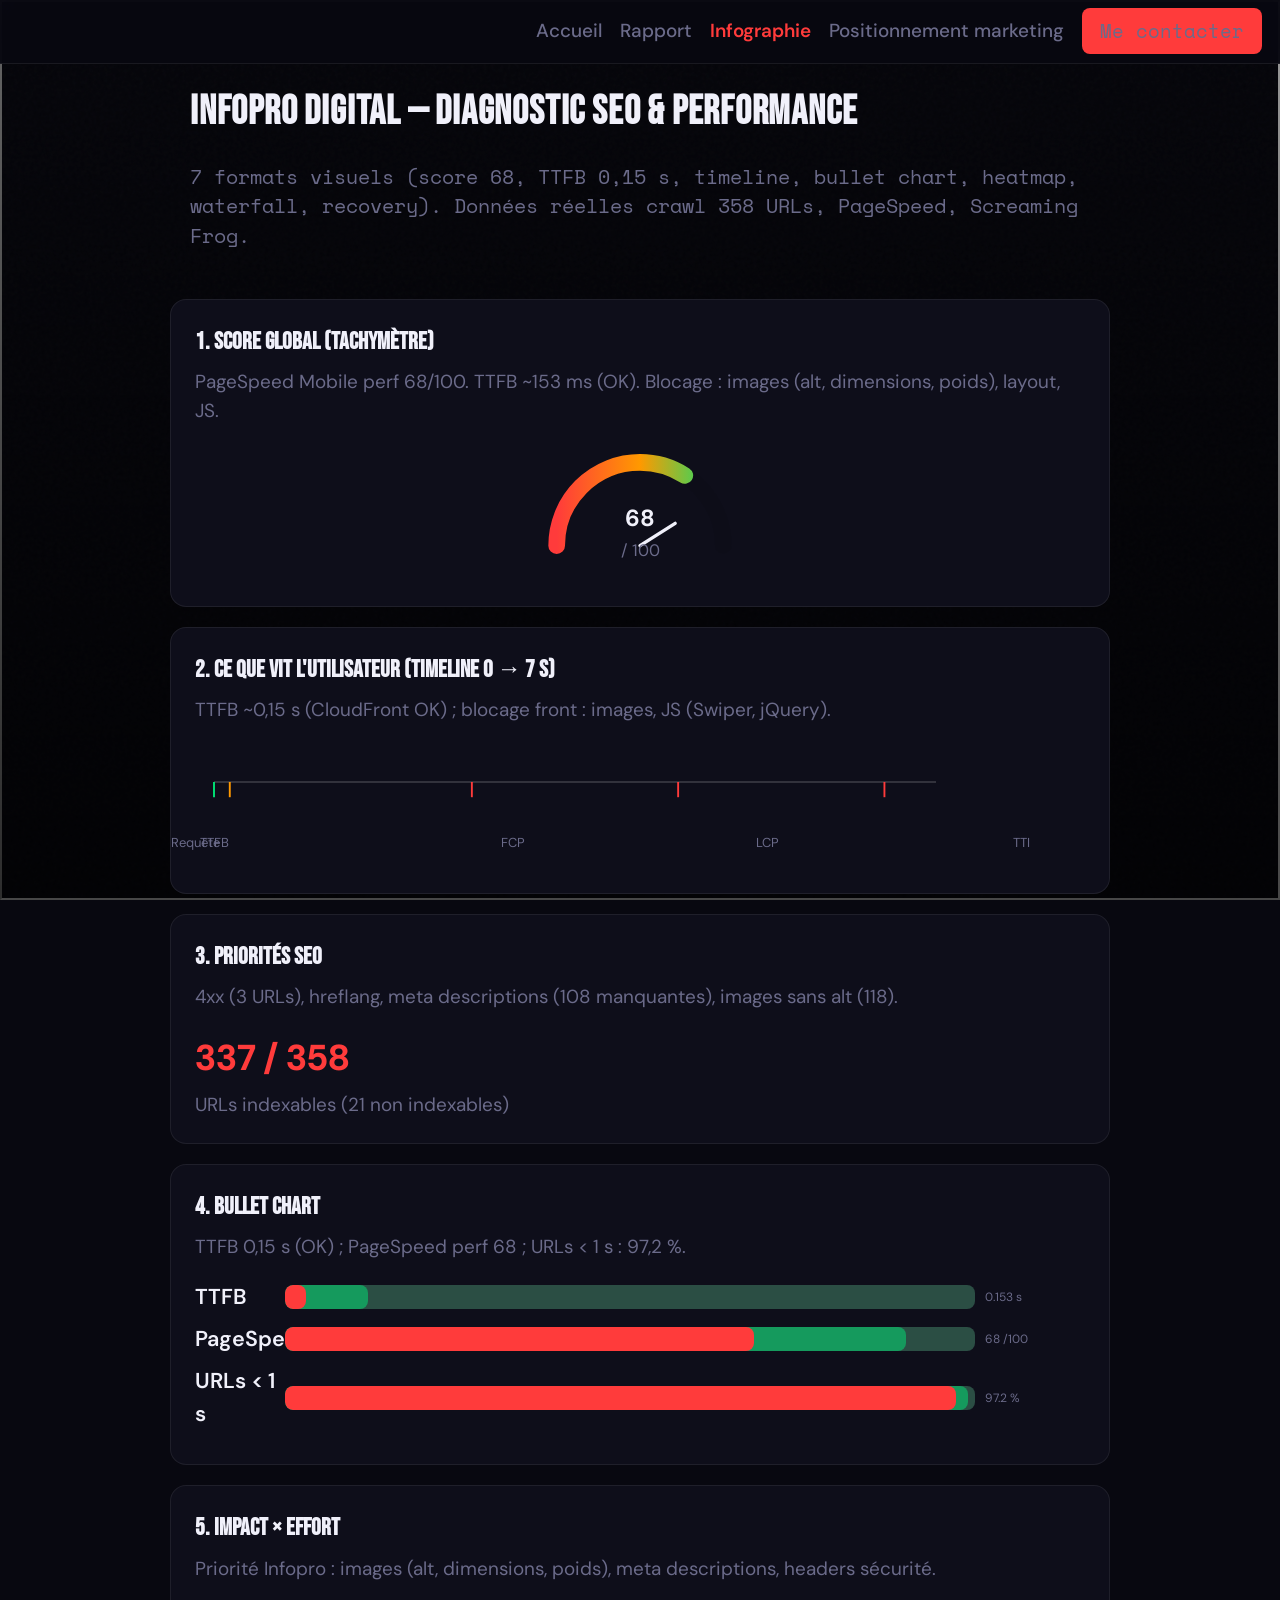
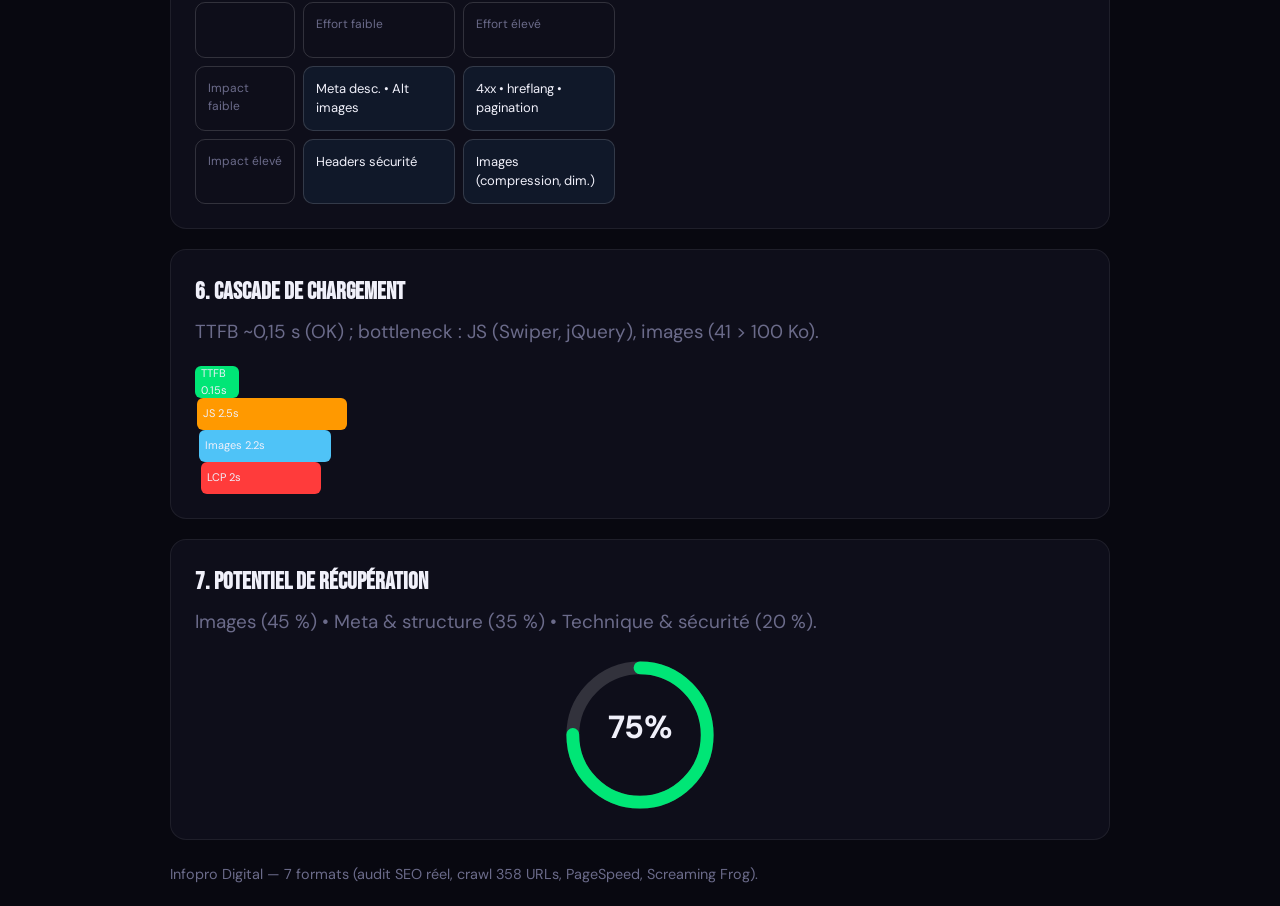
<file: infographie-infopro-7-formats.html>
<!DOCTYPE html>
<html lang="fr">
<head>
  <meta charset="UTF-8">
  <meta name="viewport" content="width=device-width, initial-scale=1.0">
  <title>Infopro Digital — 7 formats infographiques (perf + business)</title>
  <link rel="stylesheet" href="infopro_style_tokens.css">
  <style>
    :root {
      --bg: #080810;
      --surface: #0e0e1a;
      --surface2: #13131f;
      --card: #0e0e1a;
      --border: rgba(255,255,255,0.07);
      --text: #f0f0fa;
      --muted: #6b6b8a;
      --accent: #ff3b3b;
      --warn: #ff9900;
      --ok: #00e676;
      --blue: #4fc3f7;
      --purple: #b388ff;
      --line: rgba(255,255,255,0.15);
      --red: #ff3b3b;
      --orange: #ff9900;
      --green: #00e676;
      --mono: 'Space Mono', monospace;
      --display: 'Bebas Neue', sans-serif;
      --body: 'DM Sans', sans-serif;
    }
    * { box-sizing: border-box; }
    body { margin: 0; padding: 0; color: var(--text); font-family: var(--body), system-ui, Arial, sans-serif; font-size: 1.2rem; line-height: 1.5; background: var(--bg); }
    h1 { font-family: var(--display), system-ui; font-size: clamp(1.8rem, 4vw, 2.2rem); margin-bottom: 8px; letter-spacing: 0.02em; }
    .subtitle { color: var(--muted); font-size: 1.1rem; margin-bottom: 24px; font-family: var(--mono); }
    .card { background: var(--card); border: 1px solid var(--border); border-radius: 16px; padding: 24px; margin-bottom: 20px; max-width: 980px; margin-left: auto; margin-right: auto; }
    .card h2 { font-size: 1.35rem; margin: 0 0 8px 0; }
    .muted { color: var(--muted); font-size: 1.05rem; margin-top: 6px; }
    .timeline-wrap { position: relative; }
    .journey-timeline { width: 100%; max-width: 760px; height: auto; }
    .journey-labels { position: relative; height: 36px; margin-top: 4px; display: flex; }
    .journey-label { position: absolute; transform: translateX(-50%); font-size: 13px; color: var(--muted); white-space: nowrap; }
    .meter-value { font-size: 2rem; font-weight: 800; color: var(--red); transition: transform 0.15s ease; }
    .meter-value.tick { transform: scale(1.05); }
    .ring-progress { transition: stroke-dasharray 0.8s ease-out; }
    .speedo-wrap { display: flex; justify-content: center; margin: 1rem 0; }
    .ring-wrap { display: flex; flex-direction: column; align-items: center; }
    @media (prefers-reduced-motion: reduce) { .tick, .ring-progress { animation: none !important; } }
    .nav { position: fixed; top: 0; left: 0; right: 0; z-index: 100; display: flex; align-items: center; justify-content: space-between; padding: 0.45rem 1rem; background: rgba(8,8,16,0.95); backdrop-filter: blur(12px); border-bottom: 1px solid var(--border); }
    .nav-logo { max-height: 36px; width: auto; }
    .nav-logo.nav-logo--svg { height: 32px; width: auto; display: block; }
    .sr-only { position: absolute; width: 1px; height: 1px; padding: 0; margin: -1px; overflow: hidden; clip: rect(0,0,0,0); white-space: nowrap; border: 0; }
    .nav-links { display: flex; flex-wrap: wrap; gap: 0.5rem 1rem; align-items: center; }
    .nav-links a { font-size: 1.05rem; font-weight: 500; color: var(--muted); text-decoration: none; }
    .nav-links a:hover, .nav-links a.active { color: var(--accent); }
    .nav-links a.active { font-weight: 600; }
    .nav-cta { padding: 0.5rem 1rem; background: var(--accent); color: #fff; font-weight: 600; font-size: 1.05rem; border-radius: 8px; text-decoration: none; font-family: var(--mono); }
    header { max-width: 980px; margin: 0 auto; padding: 0 20px 24px; }
    body { padding-top: 0; }
  </style>
</head>
<body>
  <div class="site-bg-fixed">
    <div class="site-bg-video">
      <iframe src="https://www.youtube-nocookie.com/embed/IG9WGfuTOIQ?autoplay=1&amp;mute=1&amp;loop=1&amp;playlist=IG9WGfuTOIQ&amp;controls=0&amp;rel=0&amp;showinfo=0" referrerpolicy="strict-origin-when-cross-origin" allow="accelerometer; autoplay; clipboard-write; encrypted-media; gyroscope; picture-in-picture" allowfullscreen title="Fond" aria-hidden="true"></iframe>
    </div>
    <div class="site-bg-overlay"></div>
  </div>
  <div class="site-content">
  <nav class="nav">
    <a href="https://www.infopro-digital.com/fr/" class="nav-logo-link" aria-label="Infopro Digital">
      <svg class="icon icon-logo-infopro-digital nav-logo nav-logo--svg" aria-hidden="true" focusable="false" role="img"><use href="https://www.infopro-digital.com/app/themes/infopro-digital/dist/img/icons/icons.svg#icon-logo-infopro-digital" xmlns:xlink="http://www.w3.org/1999/xlink" xlink:href="https://www.infopro-digital.com/app/themes/infopro-digital/dist/img/icons/icons.svg#icon-logo-infopro-digital"></use></svg>
      <span class="sr-only">Infopro Digital</span>
    </a>
    <div class="nav-links">
      <a href="index.html">Accueil</a>
      <a href="rapport.html">Rapport</a>
      <a href="infographie-infopro-7-formats.html" class="active">Infographie</a>
      <a href="positionnement-marketing.html">Positionnement marketing</a>
      <a href="index.html#coordonnees" class="nav-cta">Me contacter</a>
    </div>
  </nav>
  <div class="site-content-inner">
  <header>
    <h1>Infopro Digital — Diagnostic SEO & performance</h1>
    <p class="subtitle">7 formats visuels (score 68, TTFB 0,15 s, timeline, bullet chart, heatmap, waterfall, recovery). Données réelles crawl 358 URLs, PageSpeed, Screaming Frog.</p>
  </header>

  <section class="card" id="speedometer">
    <h2>1. Score global (tachymètre)</h2>
    <p class="muted">PageSpeed Mobile perf 68/100. TTFB ~153 ms (OK). Blocage : images (alt, dimensions, poids), layout, JS.</p>
    <div class="speedo-wrap">
      <svg class="speedo" viewBox="0 0 120 70" width="200" height="120" aria-label="Score performance global">
        <defs>
          <linearGradient id="speedoGrad" x1="0%" y1="0%" x2="100%" y2="0%">
            <stop offset="0%" stop-color="var(--red)"/>
            <stop offset="50%" stop-color="var(--orange)"/>
            <stop offset="100%" stop-color="var(--green)"/>
          </linearGradient>
        </defs>
        <path d="M 10 60 A 50 50 0 0 1 110 60" fill="none" stroke="rgba(0,0,0,0.06)" stroke-width="10" stroke-linecap="round"/>
        <path id="speedoFill" d="M 10 60 A 50 50 0 0 1 110 60" fill="none" stroke="url(#speedoGrad)" stroke-width="10" stroke-linecap="round" stroke-dasharray="0 157"/>
        <line x1="60" y1="60" x2="60" y2="35" stroke="var(--text)" stroke-width="2" stroke-linecap="round" id="needle"/>
        <text x="60" y="48" text-anchor="middle" font-size="14" fill="var(--text)" font-weight="700" id="scoreText">68</text>
        <text x="60" y="66" text-anchor="middle" font-size="10" fill="var(--muted)">/ 100</text>
      </svg>
    </div>
  </section>

  <section class="card" id="journey">
    <h2>2. Ce que vit l'utilisateur (timeline 0 → 7 s)</h2>
    <p class="muted">TTFB ~0,15 s (CloudFront OK) ; blocage front : images, JS (Swiper, jQuery).</p>
    <div class="timeline-wrap">
      <svg class="journey-timeline" viewBox="0 0 800 80" preserveAspectRatio="xMidYMid meet">
        <line x1="20" y1="40" x2="780" y2="40" stroke="var(--line)" stroke-width="2"/>
        <g id="journeyMarkers"></g>
      </svg>
      <div class="journey-labels" id="journeyLabels"></div>
    </div>
  </section>

  <section class="card" id="lostRevenue">
    <h2>3. Priorités SEO</h2>
    <p class="muted">4xx (3 URLs), hreflang, meta descriptions (108 manquantes), images sans alt (118).</p>
    <div class="meter-wrap">
      <div class="meter-value" id="lostRevenueValue">337 / 358</div>
      <div class="muted" id="lostRevenueSub">URLs indexables (21 non indexables)</div>
    </div>
  </section>

  <section class="card" id="bulletChart">
    <h2>4. Bullet Chart</h2>
    <p class="muted">TTFB 0,15 s (OK) ; PageSpeed perf 68 ; URLs < 1 s : 97,2 %.</p>
    <div class="bullet-wrap" id="bulletWrap"></div>
  </section>

  <section class="card" id="heatmap">
    <h2>5. Impact × Effort</h2>
    <p class="muted">Priorité Infopro : images (alt, dimensions, poids), meta descriptions, headers sécurité.</p>
    <div class="heatmap-wrap">
      <div class="heatmap-grid">
        <div class="heat-cell empty"></div>
        <div class="heat-cell axis">Effort faible</div>
        <div class="heat-cell axis">Effort élevé</div>
        <div class="heat-cell axis">Impact faible</div>
        <div class="heat-cell q low-effort"><span class="action">Meta desc. • Alt images</span></div>
        <div class="heat-cell q high-effort"><span class="action">4xx • hreflang • pagination</span></div>
        <div class="heat-cell axis">Impact élevé</div>
        <div class="heat-cell q low-effort"><span class="action">Headers sécurité</span></div>
        <div class="heat-cell q high-effort"><span class="action">Images (compression, dim.)</span></div>
      </div>
    </div>
  </section>

  <section class="card" id="waterfall">
    <h2>6. Cascade de chargement</h2>
    <p class="muted">TTFB ~0,15 s (OK) ; bottleneck : JS (Swiper, jQuery), images (41 > 100 Ko).</p>
    <div class="waterfall-wrap" id="waterfallWrap"></div>
  </section>

  <section class="card" id="recovery">
    <h2>7. Potentiel de récupération</h2>
    <p class="muted">Images (45 %) • Meta & structure (35 %) • Technique & sécurité (20 %).</p>
    <div class="ring-wrap">
      <svg class="ring" viewBox="0 0 100 100" width="160" height="160">
        <circle cx="50" cy="50" r="42" fill="none" stroke="var(--line)" stroke-width="8"/>
        <circle id="ringRecovery" cx="50" cy="50" r="42" fill="none" stroke="var(--green)" stroke-width="8" stroke-linecap="round" stroke-dasharray="0 264" transform="rotate(-90 50 50)"/>
        <text x="50" y="52" text-anchor="middle" font-size="20" font-weight="700" fill="var(--text)">85%</text>
      </svg>
    </div>
  </section>

  <footer class="muted" style="margin-top:24px;font-size:0.8rem;max-width:980px;margin-left:auto;margin-right:auto;">
    Infopro Digital — 7 formats (audit SEO réel, crawl 358 URLs, PageSpeed, Screaming Frog).
  </footer>
  </div>
  </div>

  <script>
(function() {
  var score = 68;
  var dash = (score / 100) * 157;
  document.getElementById('speedoFill').setAttribute('stroke-dasharray', dash + ' 157');
  document.getElementById('scoreText').textContent = score;
  document.getElementById('needle').setAttribute('transform', 'rotate(' + (180 * (1 - score/100)) + ' 60 60)');

  var journeySteps = [{t:0,label:'Requête'},{t:153,label:'TTFB'},{t:2500,label:'FCP'},{t:4500,label:'LCP'},{t:6500,label:'TTI'}];
  var jMax = 7000, jW = 760;
  journeySteps.forEach(function(s,i){
    var x = 20 + (s.t/jMax)*jW;
    var line = document.createElementNS('http://www.w3.org/2000/svg','line');
    line.setAttribute('x1',x); line.setAttribute('y1',40); line.setAttribute('x2',x); line.setAttribute('y2',56);
    line.setAttribute('stroke',i===0?'var(--green)':(s.t>2000?'var(--red)':'var(--orange)')); line.setAttribute('stroke-width','2');
    document.getElementById('journeyMarkers').appendChild(line);
    var lb = document.createElement('div'); lb.className='journey-label'; lb.style.left=((s.t/jMax)*100)+'%'; lb.textContent=s.label;
    document.getElementById('journeyLabels').appendChild(lb);
  });

  /* Compteur priorités SEO : URLs indexables statique */
  document.getElementById('lostRevenueValue').textContent = '337 / 358';

  var bullets=[{label:'TTFB',current:0.153,target:0.6,standard:1,max:5,unit:'s'},{label:'PageSpeed',current:68,target:90,standard:75,max:100,unit:'/100'},{label:'URLs < 1 s',current:97.2,target:99,standard:95,max:100,unit:'%'}];
  bullets.forEach(function(b){
    var d=document.createElement('div'); d.className='bullet-row';
    var pct = b.max > 0 ? Math.min((b.current/b.max*100), 100) : 0;
    var targetPct = b.max > 0 ? (b.target/b.max*100) : 0;
    d.innerHTML='<span class="bullet-label">'+b.label+'</span><div class="bullet-track"><div class="bullet-bg" style="width:100%"></div><div class="bullet-target" style="width:'+targetPct+'%"></div><div class="bullet-current" style="width:'+pct+'%"></div></div><span class="bullet-legend">'+b.current+' '+b.unit+'</span>';
    document.getElementById('bulletWrap').appendChild(d);
  });
  var st=document.createElement('style'); st.textContent='.bullet-row{display:grid;grid-template-columns:80px 1fr 100px;align-items:center;gap:10px;margin:10px 0;}.bullet-track{position:relative;height:24px;background:var(--line);border-radius:8px;overflow:hidden;}.bullet-bg{position:absolute;inset:0;background:rgba(0,230,118,0.15);}.bullet-target{position:absolute;left:0;top:0;bottom:0;background:var(--green);opacity:0.5;border-radius:8px;}.bullet-current{position:absolute;left:0;top:0;bottom:0;background:var(--red);border-radius:8px;}.bullet-label{font-weight:600;}.bullet-legend{font-size:12px;color:var(--muted);}';
  document.head.appendChild(st);

  var hst=document.createElement('style'); hst.textContent='.heatmap-grid{display:grid;grid-template-columns:100px 1fr 1fr;grid-template-rows:auto 1fr 1fr;gap:8px;max-width:420px;}.heat-cell{border:1px solid var(--line);border-radius:10px;padding:12px;min-height:56px;}.heat-cell.axis{color:var(--muted);font-size:12px;}.heat-cell.q{background:rgba(57,153,229,0.08);font-size:13px;}.heat-cell.q.low-effort{grid-column:2;}.heat-cell.q.high-effort{grid-column:3;}'; document.head.appendChild(hst);

  [{name:'TTFB',dur:0.15,color:'var(--green)'},{name:'JS',dur:2.5,color:'var(--orange)'},{name:'Images',dur:2.2,color:'var(--blue)'},{name:'LCP',dur:2,color:'var(--red)'}].forEach(function(s,i){var w=Math.max(44,s.dur*60);var d=document.createElement('div');d.style.cssText='height:32px;display:flex;align-items:center;padding-left:6px;border-radius:6px;background:'+s.color+';width:'+w+'px;min-width:44px;font-size:11px;margin-left:'+(i*2)+'px;';d.textContent=s.name+' '+s.dur+'s';document.getElementById('waterfallWrap').appendChild(d);});

  var r=document.getElementById('ringRecovery'); var c=2*Math.PI*42; r.setAttribute('stroke-dasharray',(c*0.75)+' '+c); document.querySelector('#recovery .ring text').textContent='75%';
})();
  </script>
</body>
</html>
</file>
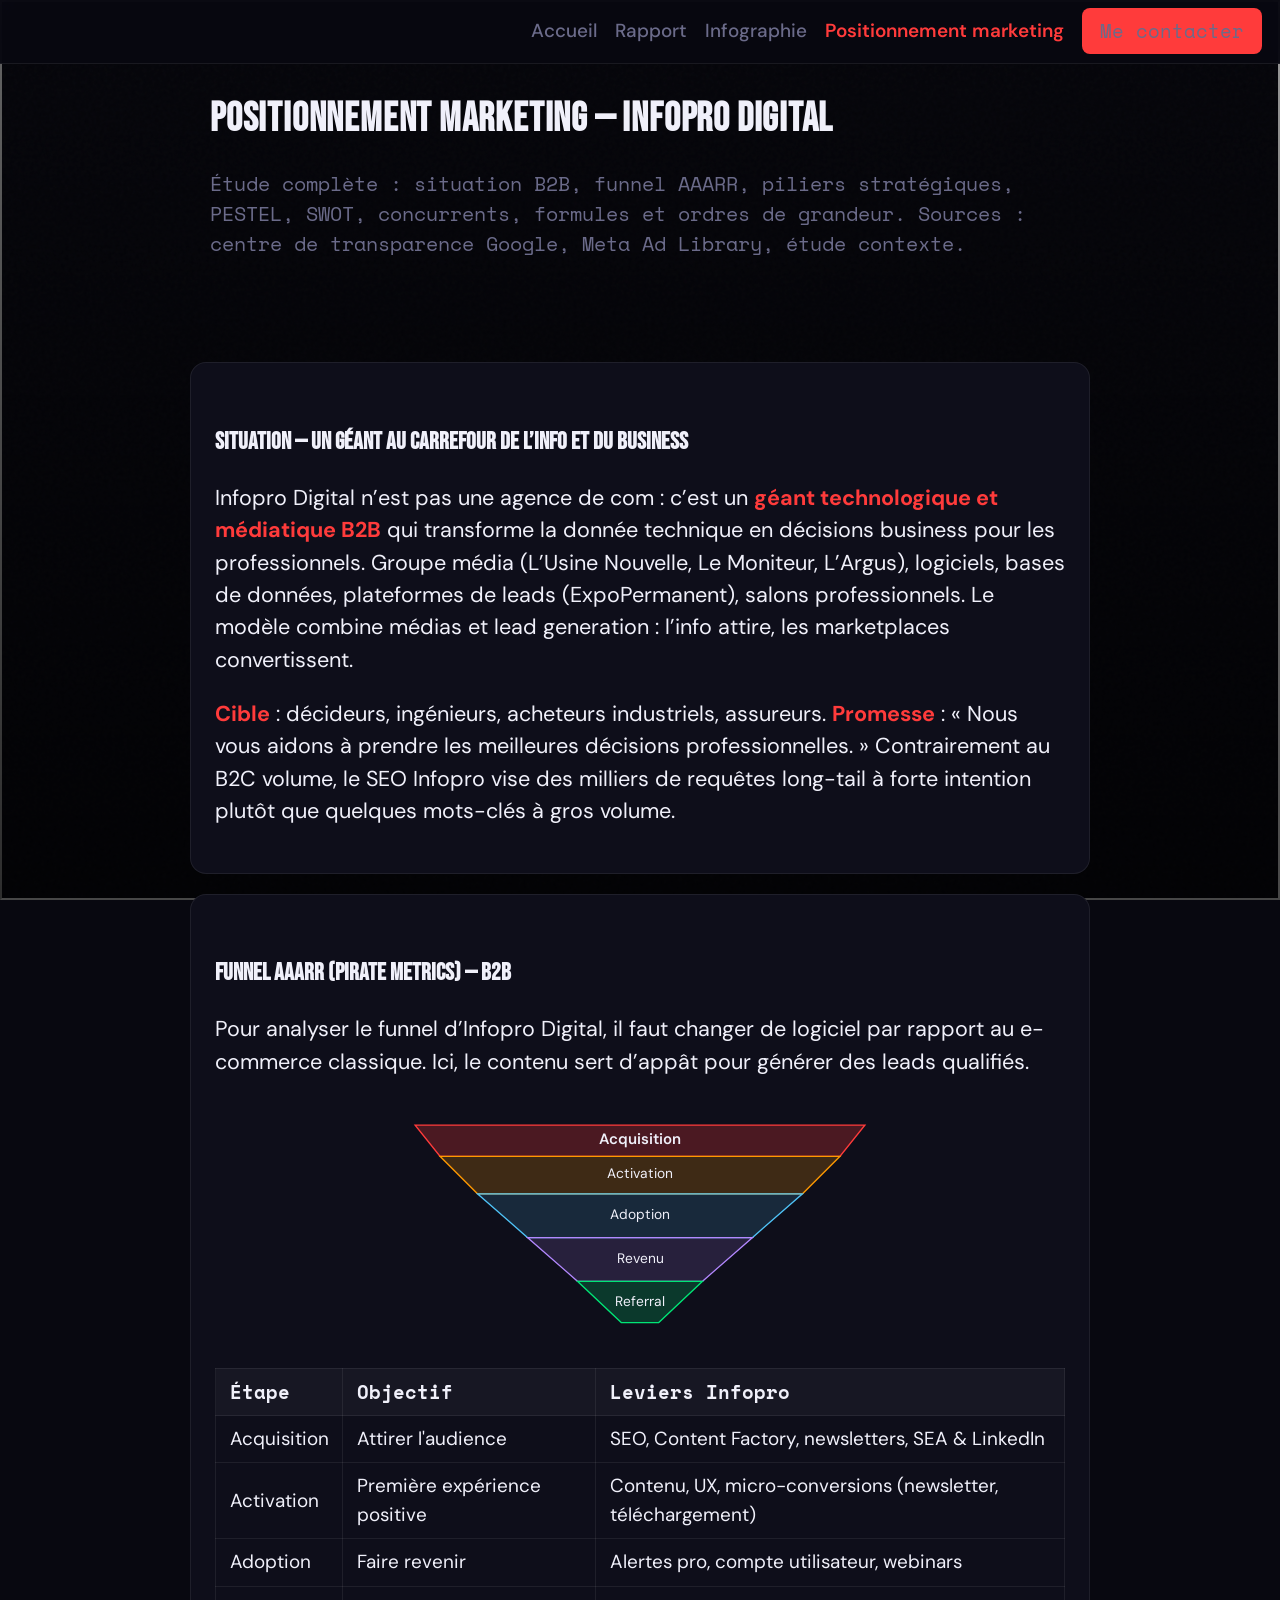
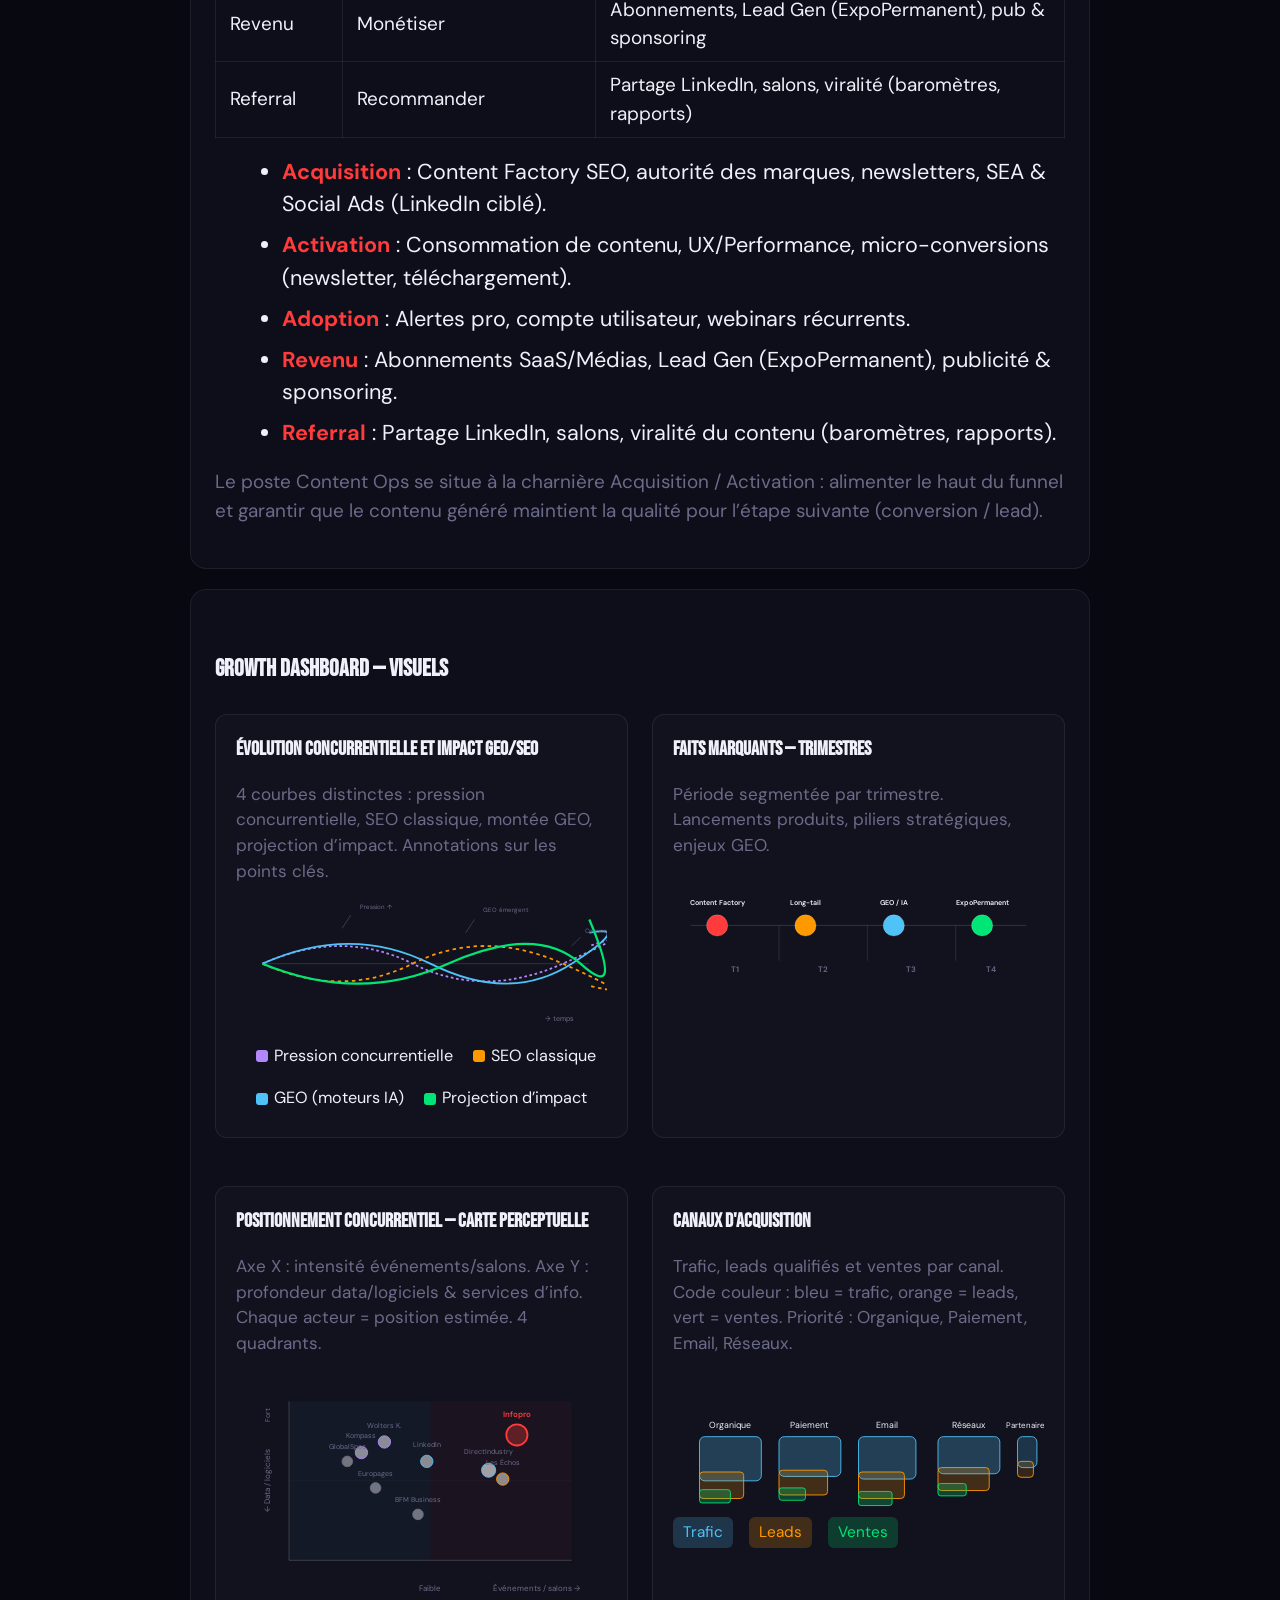
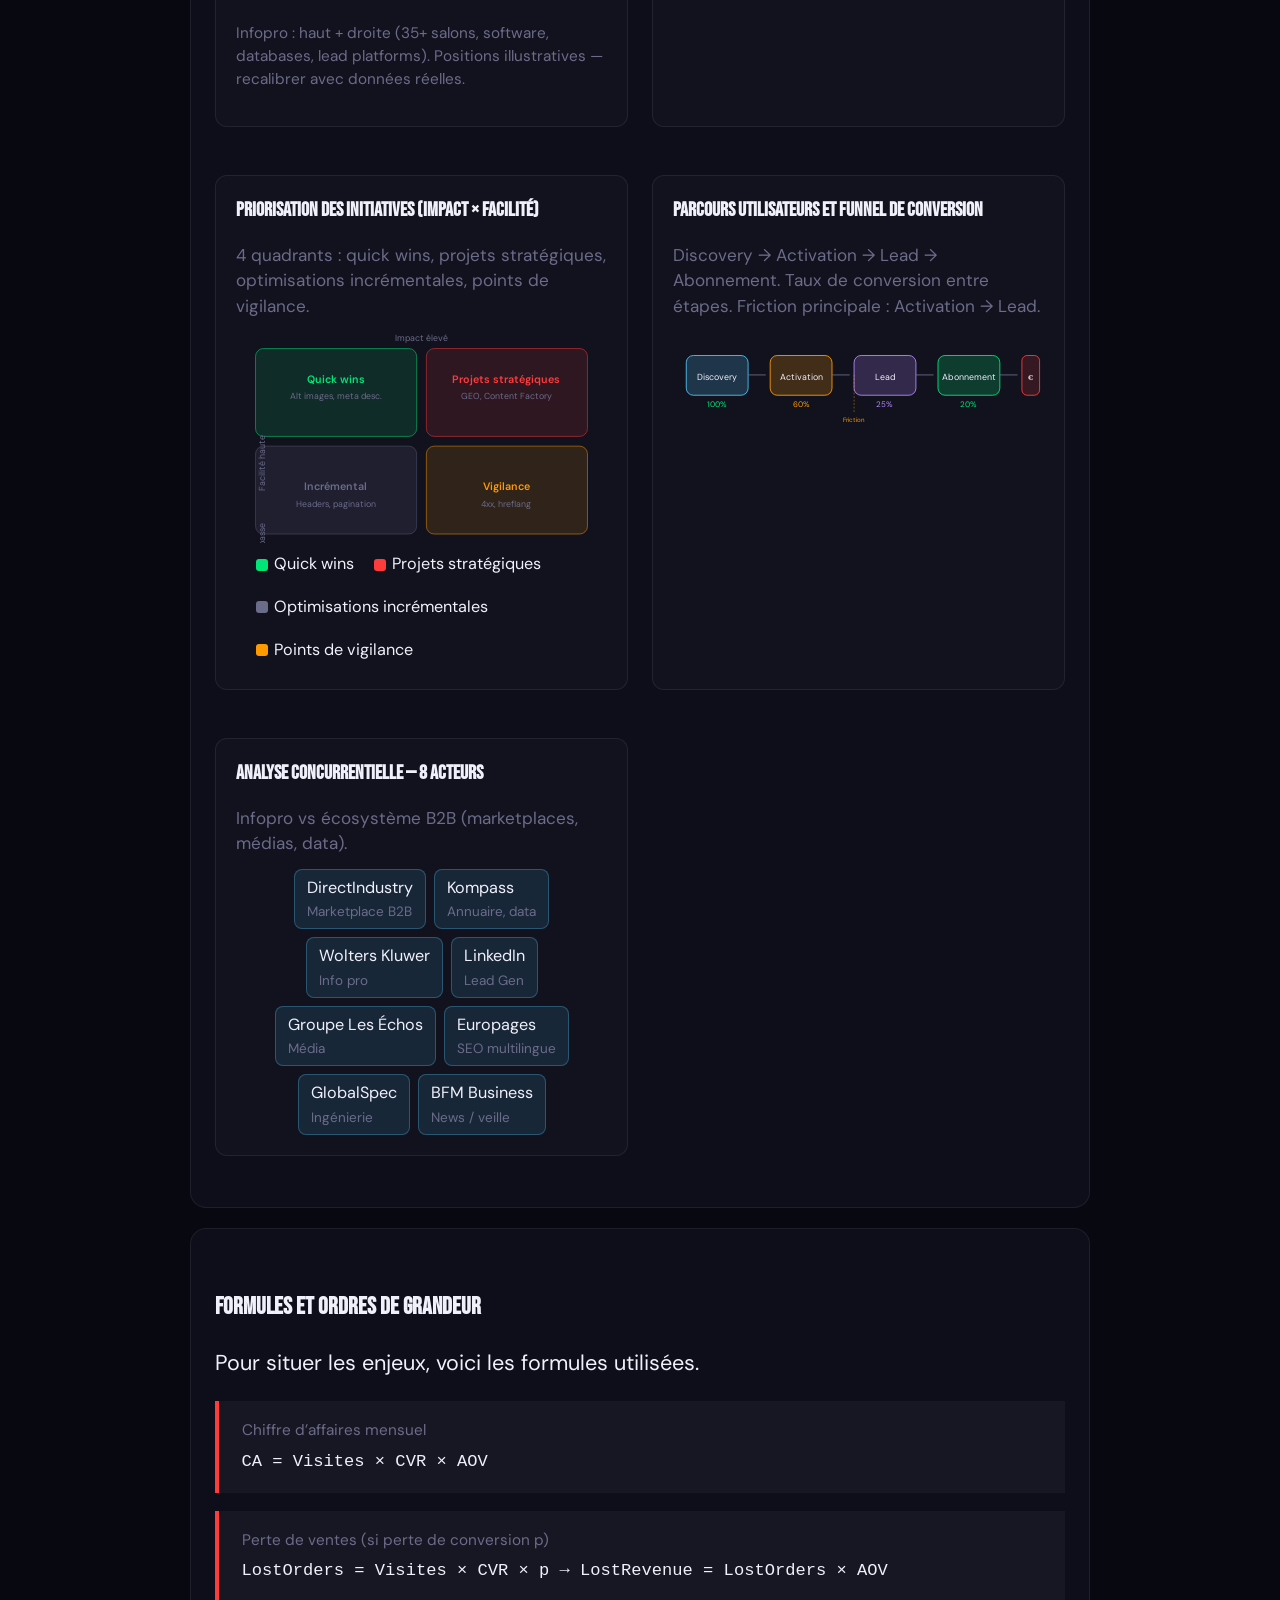
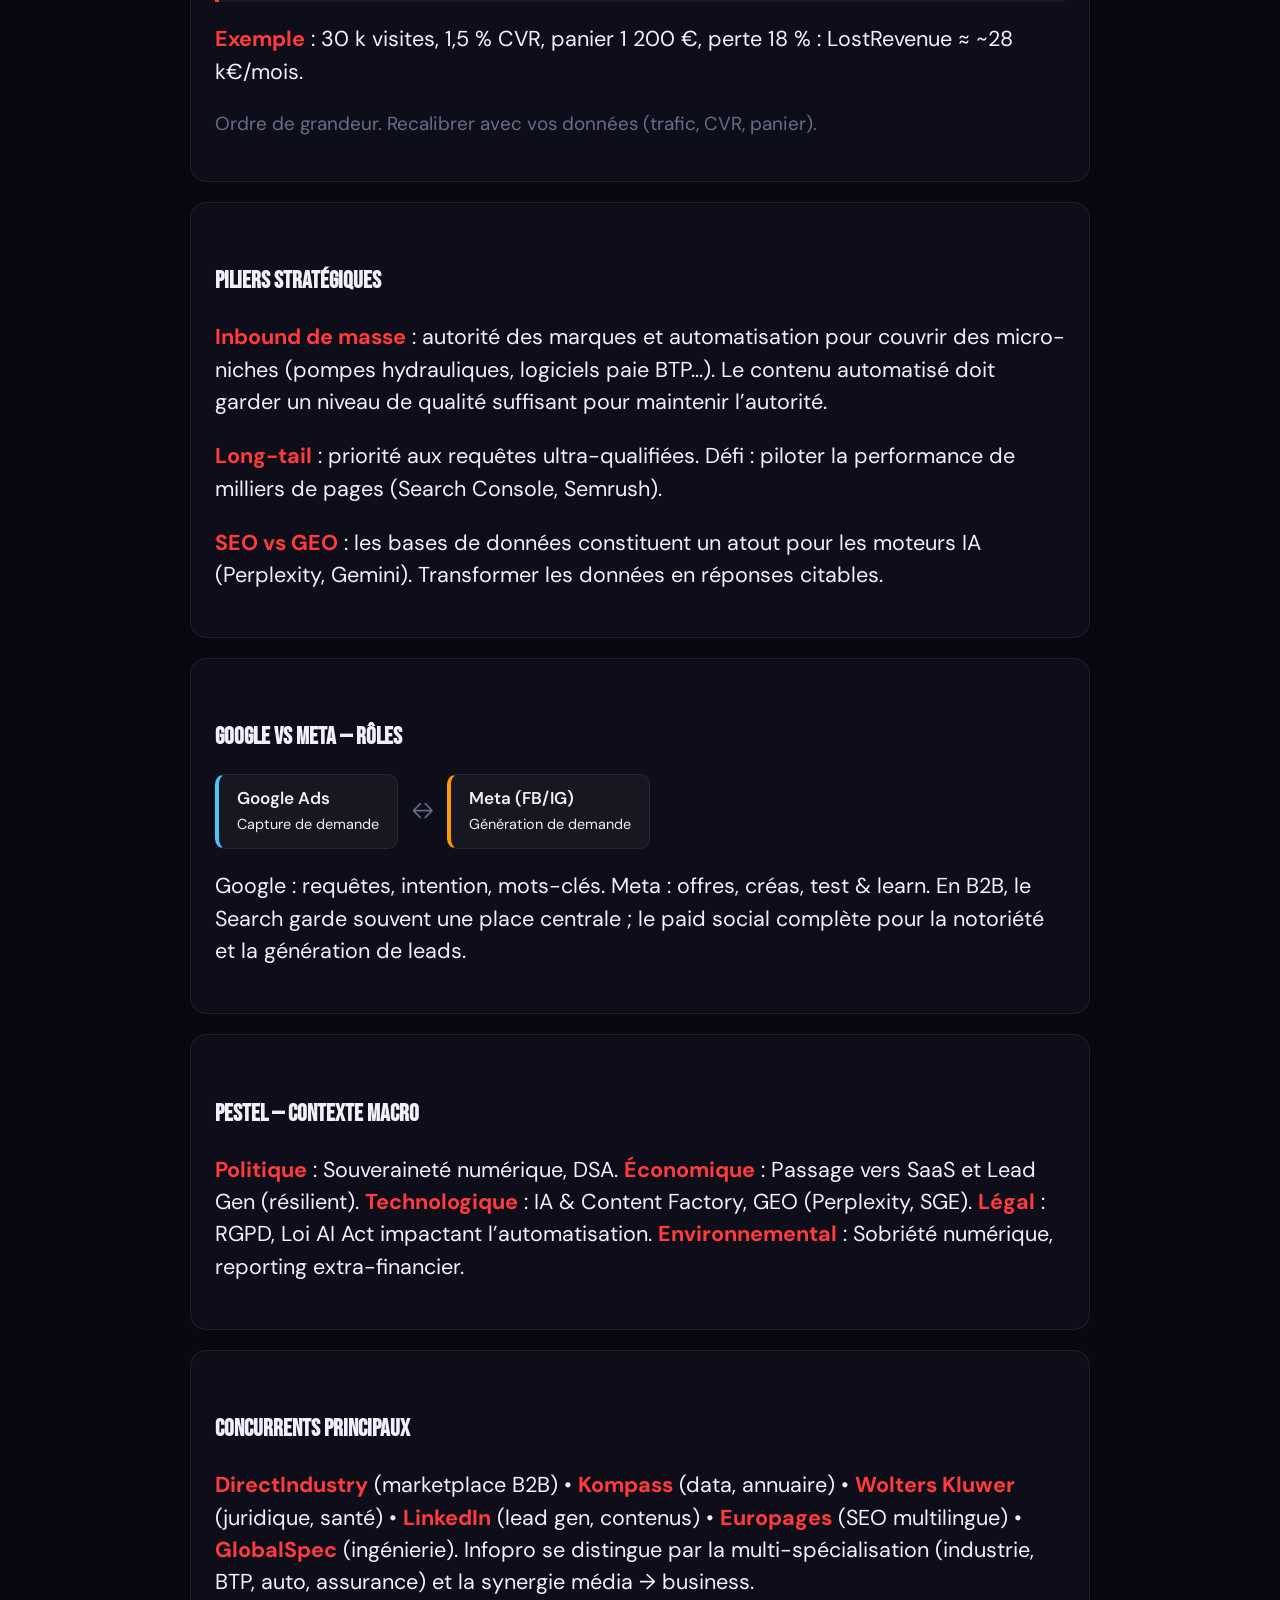
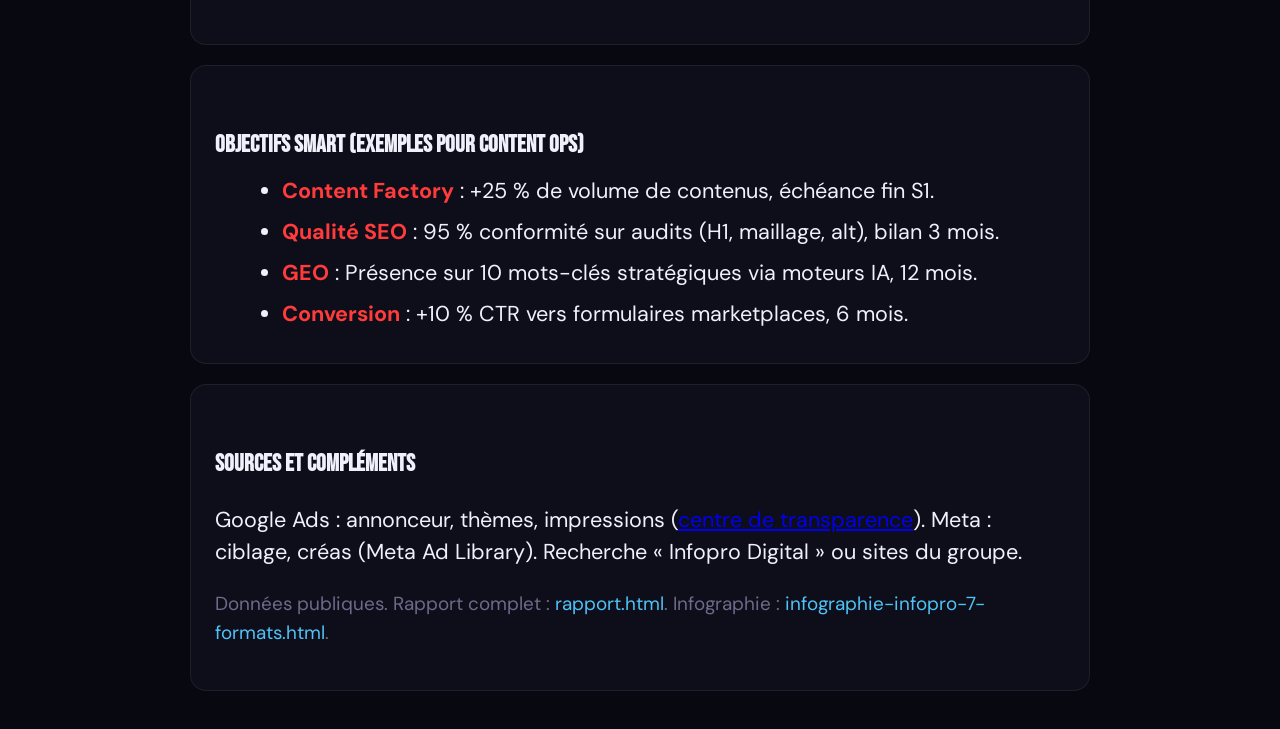
<file: positionnement-marketing.html>
<!DOCTYPE html>
<html lang="fr">
<head>
  <meta charset="UTF-8">
  <meta name="viewport" content="width=device-width, initial-scale=1.0">
  <title>Positionnement marketing — Infopro Digital</title>
  <link rel="stylesheet" href="infopro_style_tokens.css">
  <style>
    :root {
      --bg: #080810;
      --surface: #0e0e1a;
      --surface2: #13131f;
      --card: #0e0e1a;
      --border: rgba(255,255,255,0.07);
      --text: #f0f0fa;
      --muted: #6b6b8a;
      --accent: #ff3b3b;
      --warn: #ff9900;
      --ok: #00e676;
      --blue: #4fc3f7;
      --purple: #b388ff;
      --line: rgba(255,255,255,0.15);
      --green: #00e676;
      --orange: #ff9900;
      --red: #ff3b3b;
      --mono: 'Space Mono', monospace;
      --display: 'Bebas Neue', sans-serif;
      --body: 'DM Sans', sans-serif;
    }
    * { box-sizing: border-box; }
    body { margin: 0; padding: 0; color: var(--text); font-family: var(--body), system-ui, Arial, sans-serif; font-size: 1.2rem; line-height: 1.5; background: var(--bg); }
    h1 { font-family: var(--display), system-ui; font-size: clamp(1.8rem, 4vw, 2.2rem); margin-bottom: 8px; letter-spacing: 0.02em; }
    h2 { font-size: 1.35rem; margin: 1.5em 0 0.5em 0; color: var(--text); font-family: var(--display), system-ui; }
    .subtitle { color: var(--muted); font-size: 1.1rem; margin-bottom: 24px; font-family: var(--mono); }
    .card { background: var(--card); border: 1px solid var(--border); border-radius: 16px; padding: 24px; margin-bottom: 20px; max-width: 900px; margin-left: auto; margin-right: auto; }
    .muted { color: var(--muted); font-size: 1.05rem; }
    .muted a { color: var(--blue); text-decoration: none; }
    .muted a:hover { color: var(--accent); }
    .card strong { color: var(--accent); }
    .nav { position: sticky; top: 0; left: 0; right: 0; z-index: 100; display: flex; align-items: center; justify-content: space-between; padding: 0.45rem 1rem; background: rgba(8,8,16,0.95); backdrop-filter: blur(12px); border-bottom: 1px solid var(--border); }
    .nav-logo { max-height: 36px; width: auto; }
    .nav-logo.nav-logo--svg { height: 32px; width: auto; display: block; }
    .sr-only { position: absolute; width: 1px; height: 1px; padding: 0; margin: -1px; overflow: hidden; clip: rect(0,0,0,0); white-space: nowrap; border: 0; }
    .nav-links { display: flex; flex-wrap: wrap; gap: 0.5rem 1rem; align-items: center; }
    .nav-links a { font-size: 1.05rem; font-weight: 500; color: var(--muted); text-decoration: none; }
    .nav-links a:hover, .nav-links a.active { color: var(--accent); }
    .nav-links a.active { font-weight: 600; }
    .nav-cta { padding: 0.5rem 1rem; background: var(--accent); color: #fff; font-weight: 600; font-size: 1.05rem; border-radius: 8px; text-decoration: none; font-family: var(--mono); }
    header { max-width: 900px; margin: 0 auto; padding: 0 20px 24px; }
    body { padding-top: 0; }
    .card ul { margin: 0.5em 0 0 1.25em; }
    .card li { margin-bottom: 0.4em; }
    table { width: 100%; border-collapse: collapse; margin: 1rem 0; font-size: 1.05rem; }
    th, td { border: 1px solid var(--border); padding: 0.5rem 0.75rem; text-align: left; color: var(--text); }
    th { background: rgba(255,255,255,0.04); font-weight: 600; color: var(--text); font-family: var(--mono); }
    .formula-block { background: rgba(255,255,255,0.04); border-left: 4px solid var(--accent); padding: 1rem 1.25rem; margin: 1rem 0; font-family: var(--mono), "Consolas", monospace; font-size: 0.95rem; color: var(--text); }
    .formula-block .label { font-size: 0.85rem; color: var(--muted); margin-bottom: 0.3em; font-family: var(--body), system-ui; }
    .flow-diagram { display: flex; flex-wrap: wrap; align-items: center; gap: 0.5rem 0.75rem; margin: 1rem 0; }
    .flow-node { padding: 0.6rem 1rem; background: rgba(255,255,255,0.04); border: 1px solid var(--border); border-radius: 10px; font-weight: 600; font-size: 0.95rem; color: var(--text); }
    .flow-node.google { border-left: 4px solid var(--blue); }
    .flow-node.meta { border-left: 4px solid var(--orange); }
    .flow-arrow { font-size: 1.2rem; color: var(--muted); }
    .dashboard { max-width: 980px; margin: 0 auto; }
    .dashboard-grid { display: grid; grid-template-columns: 1fr; gap: 24px; margin: 1.5rem 0; }
    @media (min-width: 720px) { .dashboard-grid { grid-template-columns: 1fr 1fr; } }
    .dashboard-section { background: rgba(255,255,255,0.02); border: 1px solid var(--border); border-radius: 12px; padding: 20px; }
    .dashboard-section h3 { font-size: 1.1rem; margin: 0 0 12px 0; color: var(--text); font-family: var(--display); }
    .funnel-svg { width: 100%; max-width: 500px; height: auto; display: block; margin: 0 auto 1rem; }
    .chart-svg { width: 100%; max-width: 100%; height: auto; display: block; margin: 0.5rem 0; }
    .competitive-grid { display: flex; flex-wrap: wrap; gap: 8px; justify-content: center; margin-top: 12px; }
    .competitive-chip { padding: 6px 12px; background: rgba(79,195,247,0.12); border: 1px solid rgba(79,195,247,0.3); border-radius: 8px; font-size: 0.9rem; color: var(--text); }
    .competitive-chip span { font-size: 0.75rem; color: var(--muted); display: block; margin-top: 2px; }
    .chart-legend { display: flex; flex-wrap: wrap; gap: 12px 20px; margin: 10px 0 0 0; padding: 0; list-style: none; font-size: 0.9rem; }
    .chart-legend li { display: flex; align-items: center; gap: 6px; }
    .chart-legend .legend-dot { width: 12px; height: 12px; border-radius: 3px; flex-shrink: 0; }
    .kpis-inline { display: flex; gap: 16px; margin-top: 10px; font-size: 0.85rem; }
    .kpis-inline span { padding: 4px 10px; border-radius: 6px; }
    .kpi-traffic { background: rgba(79,195,247,0.2); color: #4fc3f7; }
    .kpi-leads { background: rgba(255,153,0,0.2); color: #ff9900; }
    .kpi-ventes { background: rgba(0,230,118,0.2); color: #00e676; }
    @media (prefers-reduced-motion: reduce) { .bar-fill, .ring-progress { transition: none; } }
  </style>
</head>
<body>
  <div class="site-bg-fixed">
    <div class="site-bg-video">
      <iframe src="https://www.youtube-nocookie.com/embed/IG9WGfuTOIQ?autoplay=1&amp;mute=1&amp;loop=1&amp;playlist=IG9WGfuTOIQ&amp;controls=0&amp;rel=0&amp;showinfo=0" referrerpolicy="strict-origin-when-cross-origin" allow="accelerometer; autoplay; clipboard-write; encrypted-media; gyroscope; picture-in-picture" allowfullscreen title="Fond" aria-hidden="true"></iframe>
    </div>
    <div class="site-bg-overlay"></div>
  </div>
  <div class="site-content">
  <nav class="nav">
    <a href="https://www.infopro-digital.com/fr/" class="nav-logo-link" aria-label="Infopro Digital">
      <svg class="icon icon-logo-infopro-digital nav-logo nav-logo--svg" aria-hidden="true" focusable="false" role="img"><use href="https://www.infopro-digital.com/app/themes/infopro-digital/dist/img/icons/icons.svg#icon-logo-infopro-digital" xmlns:xlink="http://www.w3.org/1999/xlink" xlink:href="https://www.infopro-digital.com/app/themes/infopro-digital/dist/img/icons/icons.svg#icon-logo-infopro-digital"></use></svg>
      <span class="sr-only">Infopro Digital</span>
    </a>
    <div class="nav-links">
      <a href="index.html">Accueil</a>
      <a href="rapport.html">Rapport</a>
      <a href="infographie-infopro-7-formats.html">Infographie</a>
      <a href="positionnement-marketing.html" class="active">Positionnement marketing</a>
      <a href="index.html#coordonnees" class="nav-cta">Me contacter</a>
    </div>
  </nav>

  <header>
    <h1>Positionnement marketing — Infopro Digital</h1>
    <p class="subtitle">Étude complète : situation B2B, funnel AAARR, piliers stratégiques, PESTEL, SWOT, concurrents, formules et ordres de grandeur. Sources : centre de transparence Google, Meta Ad Library, étude contexte.</p>
  </header>

  <div class="site-content-inner">
  <section class="card">
    <h2>Situation — Un géant au carrefour de l’info et du business</h2>
    <p>Infopro Digital n’est pas une agence de com : c’est un <strong>géant technologique et médiatique B2B</strong> qui transforme la donnée technique en décisions business pour les professionnels. Groupe média (L’Usine Nouvelle, Le Moniteur, L’Argus), logiciels, bases de données, plateformes de leads (ExpoPermanent), salons professionnels. Le modèle combine médias et lead generation : l’info attire, les marketplaces convertissent.</p>
    <p><strong>Cible</strong> : décideurs, ingénieurs, acheteurs industriels, assureurs. <strong>Promesse</strong> : « Nous vous aidons à prendre les meilleures décisions professionnelles. » Contrairement au B2C volume, le SEO Infopro vise des milliers de requêtes long-tail à forte intention plutôt que quelques mots-clés à gros volume.</p>
  </section>

  <section class="card">
    <h2>Funnel AAARR (Pirate Metrics) — B2B</h2>
    <p>Pour analyser le funnel d’Infopro Digital, il faut changer de logiciel par rapport au e-commerce classique. Ici, le contenu sert d’appât pour générer des leads qualifiés.</p>
    <svg class="funnel-svg" viewBox="0 0 400 200" aria-label="Funnel AAARR — 5 étapes en cascade">
      <defs>
        <linearGradient id="funnelGrad" x1="0%" y1="0%" x2="100%" y2="0%"><stop offset="0%" stop-color="#ff3b3b"/><stop offset="50%" stop-color="#ff9900"/><stop offset="100%" stop-color="#00e676"/></linearGradient>
      </defs>
      <path d="M 20 20 L 380 20 L 360 45 L 40 45 Z" fill="rgba(255,59,59,0.25)" stroke="#ff3b3b" stroke-width="1"/>
      <path d="M 40 45 L 360 45 L 330 75 L 70 75 Z" fill="rgba(255,153,0,0.2)" stroke="#ff9900" stroke-width="1"/>
      <path d="M 70 75 L 330 75 L 290 110 L 110 110 Z" fill="rgba(79,195,247,0.15)" stroke="#4fc3f7" stroke-width="1"/>
      <path d="M 110 110 L 290 110 L 250 145 L 150 145 Z" fill="rgba(179,136,255,0.15)" stroke="#b388ff" stroke-width="1"/>
      <path d="M 150 145 L 250 145 L 215 178 L 185 178 Z" fill="rgba(0,230,118,0.2)" stroke="#00e676" stroke-width="1"/>
      <text x="200" y="35" text-anchor="middle" fill="#f0f0fa" font-size="12" font-weight="600">Acquisition</text>
      <text x="200" y="62" text-anchor="middle" fill="#f0f0fa" font-size="11">Activation</text>
      <text x="200" y="95" text-anchor="middle" fill="#f0f0fa" font-size="11">Adoption</text>
      <text x="200" y="130" text-anchor="middle" fill="#f0f0fa" font-size="11">Revenu</text>
      <text x="200" y="165" text-anchor="middle" fill="#f0f0fa" font-size="11">Referral</text>
    </svg>
    <table>
      <tr><th>Étape</th><th>Objectif</th><th>Leviers Infopro</th></tr>
      <tr><td>Acquisition</td><td>Attirer l'audience</td><td>SEO, Content Factory, newsletters, SEA & LinkedIn</td></tr>
      <tr><td>Activation</td><td>Première expérience positive</td><td>Contenu, UX, micro-conversions (newsletter, téléchargement)</td></tr>
      <tr><td>Adoption</td><td>Faire revenir</td><td>Alertes pro, compte utilisateur, webinars</td></tr>
      <tr><td>Revenu</td><td>Monétiser</td><td>Abonnements, Lead Gen (ExpoPermanent), pub & sponsoring</td></tr>
      <tr><td>Referral</td><td>Recommander</td><td>Partage LinkedIn, salons, viralité (baromètres, rapports)</td></tr>
    </table>
    <ul>
      <li><strong>Acquisition</strong> : Content Factory SEO, autorité des marques, newsletters, SEA & Social Ads (LinkedIn ciblé).</li>
      <li><strong>Activation</strong> : Consommation de contenu, UX/Performance, micro-conversions (newsletter, téléchargement).</li>
      <li><strong>Adoption</strong> : Alertes pro, compte utilisateur, webinars récurrents.</li>
      <li><strong>Revenu</strong> : Abonnements SaaS/Médias, Lead Gen (ExpoPermanent), publicité & sponsoring.</li>
      <li><strong>Referral</strong> : Partage LinkedIn, salons, viralité du contenu (baromètres, rapports).</li>
    </ul>
    <p class="muted">Le poste Content Ops se situe à la charnière Acquisition / Activation : alimenter le haut du funnel et garantir que le contenu généré maintient la qualité pour l’étape suivante (conversion / lead).</p>
  </section>

  <section class="card">
    <h2>Growth Dashboard — visuels</h2>
    <div class="dashboard dashboard-grid">
    <!-- 1. Frise sinusoïdale 4 courbes -->
    <div class="dashboard-section chart sinusoidal-timeline" style="margin-bottom:24px;">
      <h3>Évolution concurrentielle et impact GEO/SEO</h3>
      <p class="muted" style="font-size:0.95rem;margin-bottom:8px;">4 courbes distinctes : pression concurrentielle, SEO classique, montée GEO, projection d’impact. Annotations sur les points clés.</p>
      <svg class="chart-svg" viewBox="0 0 420 160" aria-label="Frise sinusoïdale — 4 courbes">
        <line x1="30" y1="80" x2="400" y2="80" stroke="rgba(255,255,255,0.15)" stroke-width="1"/>
        <path d="M 30 80 Q 120 40, 200 80 T 370 80 T 400 60" fill="none" stroke="#b388ff" stroke-width="2" stroke-dasharray="3 3"/>
        <path d="M 30 80 Q 120 120, 200 80 T 370 80 T 400 105" fill="none" stroke="#ff9900" stroke-width="2" stroke-dasharray="4 4"/>
        <path d="M 30 80 Q 130 35, 220 80 T 380 80 T 400 45" fill="none" stroke="#4fc3f7" stroke-width="2"/>
        <path d="M 30 80 Q 140 125, 240 80 T 390 80 T 400 30" fill="none" stroke="#00e676" stroke-width="2.5"/>
        <line x1="120" y1="40" x2="130" y2="25" stroke="#6b6b8a" stroke-width="0.5"/>
        <text x="140" y="18" fill="#6b6b8a" font-size="7">Pression ↑</text>
        <line x1="260" y1="45" x2="270" y2="30" stroke="#6b6b8a" stroke-width="0.5"/>
        <text x="280" y="22" fill="#6b6b8a" font-size="7">GEO émergent</text>
        <line x1="380" y1="60" x2="390" y2="50" stroke="#6b6b8a" stroke-width="0.5"/>
        <text x="395" y="45" fill="#6b6b8a" font-size="7">Convergence</text>
        <text x="350" y="145" fill="#6b6b8a" font-size="8">→ temps</text>
      </svg>
      <ul class="chart-legend legend">
        <li><span class="legend-dot color" style="background:#b388ff;"></span> Pression concurrentielle</li>
        <li><span class="legend-dot color" style="background:#ff9900;"></span> SEO classique</li>
        <li><span class="legend-dot color" style="background:#4fc3f7;"></span> GEO (moteurs IA)</li>
        <li><span class="legend-dot color" style="background:#00e676;"></span> Projection d’impact</li>
      </ul>
    </div>

    <!-- 2. Frise chronologique segmentée (T1–T4) -->
    <div class="dashboard-section chart chronological-timeline" style="margin-bottom:24px;">
      <h3>Faits marquants — trimestres</h3>
      <p class="muted" style="font-size:0.95rem;margin-bottom:8px;">Période segmentée par trimestre. Lancements produits, piliers stratégiques, enjeux GEO.</p>
      <svg class="chart-svg" viewBox="0 0 420 130" aria-label="Frise chronologique faits marquants">
        <line x1="20" y1="65" x2="400" y2="65" stroke="rgba(255,255,255,0.15)" stroke-width="1"/>
        <line x1="120" y1="65" x2="120" y2="105" stroke="rgba(255,255,255,0.12)"/>
        <line x1="220" y1="65" x2="220" y2="105" stroke="rgba(255,255,255,0.12)"/>
        <line x1="320" y1="65" x2="320" y2="105" stroke="rgba(255,255,255,0.12)"/>
        <text x="70" y="118" text-anchor="middle" fill="#6b6b8a" font-size="9" font-weight="600">T1</text>
        <text x="170" y="118" text-anchor="middle" fill="#6b6b8a" font-size="9" font-weight="600">T2</text>
        <text x="270" y="118" text-anchor="middle" fill="#6b6b8a" font-size="9" font-weight="600">T3</text>
        <text x="360" y="118" text-anchor="middle" fill="#6b6b8a" font-size="9" font-weight="600">T4</text>
        <circle cx="50" cy="65" r="12" fill="#ff3b3b" stroke="rgba(255,255,255,0.2)" stroke-width="1"/>
        <text x="50" y="42" text-anchor="middle" fill="#f0f0fa" font-size="8" font-weight="600">Content Factory</text>
        <circle cx="150" cy="65" r="12" fill="#ff9900" stroke="rgba(255,255,255,0.2)" stroke-width="1"/>
        <text x="150" y="42" text-anchor="middle" fill="#f0f0fa" font-size="8" font-weight="600">Long-tail</text>
        <circle cx="250" cy="65" r="12" fill="#4fc3f7" stroke="rgba(255,255,255,0.2)" stroke-width="1"/>
        <text x="250" y="42" text-anchor="middle" fill="#f0f0fa" font-size="8" font-weight="600">GEO / IA</text>
        <circle cx="350" cy="65" r="12" fill="#00e676" stroke="rgba(255,255,255,0.2)" stroke-width="1"/>
        <text x="350" y="42" text-anchor="middle" fill="#f0f0fa" font-size="8" font-weight="600">ExpoPermanent</text>
      </svg>
    </div>

    <!-- 3. Diagramme concurrentiel — carte perceptuelle 2D -->
    <div class="dashboard-section chart competitive-analysis" style="margin-bottom:24px;">
      <h3>Positionnement concurrentiel — carte perceptuelle</h3>
      <p class="muted" style="font-size:0.95rem;margin-bottom:8px;">Axe X : intensité événements/salons. Axe Y : profondeur data/logiciels & services d’info. Chaque acteur = position estimée. 4 quadrants.</p>
      <svg class="chart-svg" viewBox="0 0 420 280" aria-label="Carte perceptuelle — positionnement des acteurs B2B">
        <line x1="60" y1="220" x2="380" y2="220" stroke="rgba(255,255,255,0.2)" stroke-width="1"/>
        <line x1="60" y1="220" x2="60" y2="40" stroke="rgba(255,255,255,0.2)" stroke-width="1"/>
        <!-- Quadrants -->
        <rect x="220" y="40" width="160" height="180" fill="rgba(255,59,59,0.04)" stroke="none"/>
        <rect x="60" y="40" width="160" height="180" fill="rgba(79,195,247,0.04)" stroke="none"/>
        <line x1="220" y1="40" x2="220" y2="220" stroke="rgba(255,255,255,0.06)" stroke-width="0.5"/>
        <line x1="60" y1="130" x2="380" y2="130" stroke="rgba(255,255,255,0.06)" stroke-width="0.5"/>
        <!-- Labels axes -->
        <text x="220" y="255" text-anchor="middle" fill="#6b6b8a" font-size="9">Faible</text>
        <text x="340" y="255" text-anchor="middle" fill="#6b6b8a" font-size="9">Événements / salons →</text>
        <text x="38" y="130" text-anchor="middle" fill="#6b6b8a" font-size="9" transform="rotate(-90,38,130)">← Data / logiciels</text>
        <text x="38" y="55" text-anchor="middle" fill="#6b6b8a" font-size="8" transform="rotate(-90,38,55)">Fort</text>
        <!-- Points acteurs (x,y = position estimée démo) -->
        <circle cx="318" cy="78" r="12" fill="rgba(255,59,59,0.3)" stroke="#ff3b3b" stroke-width="2"/>
        <text x="318" y="58" text-anchor="middle" fill="#ff3b3b" font-size="9" font-weight="600">Infopro</text>
        <circle cx="286" cy="118" r="8" fill="rgba(255,255,255,0.6)" stroke="#4fc3f7" stroke-width="1"/>
        <text x="286" y="100" text-anchor="middle" fill="#6b6b8a" font-size="8">DirectIndustry</text>
        <circle cx="142" cy="98" r="7" fill="rgba(255,255,255,0.5)" stroke="#b388ff" stroke-width="1"/>
        <text x="142" y="82" text-anchor="middle" fill="#6b6b8a" font-size="8">Kompass</text>
        <circle cx="168" cy="86" r="7" fill="rgba(255,255,255,0.5)" stroke="#b388ff" stroke-width="1"/>
        <text x="168" y="70" text-anchor="middle" fill="#6b6b8a" font-size="8">Wolters K.</text>
        <circle cx="216" cy="108" r="7" fill="rgba(255,255,255,0.5)" stroke="#4fc3f7" stroke-width="1"/>
        <text x="216" y="92" text-anchor="middle" fill="#6b6b8a" font-size="8">LinkedIn</text>
        <circle cx="302" cy="128" r="7" fill="rgba(255,255,255,0.5)" stroke="#ff9900" stroke-width="1"/>
        <text x="302" y="112" text-anchor="middle" fill="#6b6b8a" font-size="8">Les Échos</text>
        <circle cx="158" cy="138" r="6" fill="rgba(255,255,255,0.4)" stroke="#6b6b8a" stroke-width="1"/>
        <text x="158" y="124" text-anchor="middle" fill="#6b6b8a" font-size="8">Europages</text>
        <circle cx="126" cy="108" r="6" fill="rgba(255,255,255,0.4)" stroke="#6b6b8a" stroke-width="1"/>
        <text x="126" y="94" text-anchor="middle" fill="#6b6b8a" font-size="8">GlobalSpec</text>
        <circle cx="206" cy="168" r="6" fill="rgba(255,255,255,0.4)" stroke="#6b6b8a" stroke-width="1"/>
        <text x="206" y="154" text-anchor="middle" fill="#6b6b8a" font-size="8">BFM Business</text>
      </svg>
      <p class="muted" style="font-size:0.85rem;margin-top:8px;">Infopro : haut + droite (35+ salons, software, databases, lead platforms). Positions illustratives — recalibrer avec données réelles.</p>
    </div>

    <!-- 4. Cartographie canaux d'acquisition -->
    <div class="dashboard-section chart acquisition-channels" style="margin-bottom:24px;">
      <h3>Canaux d'acquisition</h3>
      <p class="muted" style="font-size:0.95rem;margin-bottom:8px;">Trafic, leads qualifiés et ventes par canal. Code couleur : bleu = trafic, orange = leads, vert = ventes. Priorité : Organique, Paiement, Email, Réseaux.</p>
      <svg class="chart-svg" viewBox="0 0 420 160" aria-label="Canaux d'acquisition">
        <rect x="30" y="80" width="70" height="50" rx="6" fill="rgba(79,195,247,0.25)" stroke="#4fc3f7"/>
        <rect x="30" y="120" width="50" height="30" rx="4" fill="rgba(255,153,0,0.2)" stroke="#ff9900"/>
        <rect x="30" y="140" width="35" height="15" rx="3" fill="rgba(0,230,118,0.25)" stroke="#00e676"/>
        <text x="65" y="70" text-anchor="middle" fill="#f0f0fa" font-size="10">Organique</text>
        <rect x="120" y="80" width="70" height="45" rx="6" fill="rgba(79,195,247,0.25)" stroke="#4fc3f7"/>
        <rect x="120" y="118" width="55" height="28" rx="4" fill="rgba(255,153,0,0.2)" stroke="#ff9900"/>
        <rect x="120" y="138" width="30" height="14" rx="3" fill="rgba(0,230,118,0.25)" stroke="#00e676"/>
        <text x="155" y="70" text-anchor="middle" fill="#f0f0fa" font-size="10">Paiement</text>
        <rect x="210" y="80" width="65" height="48" rx="6" fill="rgba(79,195,247,0.25)" stroke="#4fc3f7"/>
        <rect x="210" y="120" width="52" height="30" rx="4" fill="rgba(255,153,0,0.2)" stroke="#ff9900"/>
        <rect x="210" y="142" width="38" height="16" rx="3" fill="rgba(0,230,118,0.25)" stroke="#00e676"/>
        <text x="242" y="70" text-anchor="middle" fill="#f0f0fa" font-size="10">Email</text>
        <rect x="300" y="80" width="70" height="42" rx="6" fill="rgba(79,195,247,0.25)" stroke="#4fc3f7"/>
        <rect x="300" y="115" width="58" height="26" rx="4" fill="rgba(255,153,0,0.2)" stroke="#ff9900"/>
        <rect x="300" y="133" width="32" height="14" rx="3" fill="rgba(0,230,118,0.25)" stroke="#00e676"/>
        <text x="335" y="70" text-anchor="middle" fill="#f0f0fa" font-size="10">Réseaux</text>
        <rect x="390" y="80" width="22" height="35" rx="6" fill="rgba(79,195,247,0.2)" stroke="#4fc3f7"/>
        <rect x="390" y="108" width="18" height="18" rx="4" fill="rgba(255,153,0,0.15)" stroke="#ff9900"/>
        <text x="401" y="70" text-anchor="middle" fill="#f0f0fa" font-size="9">Partenaires</text>
      </svg>
      <div class="kpis-inline kpis">
        <span class="kpi-traffic">Trafic</span>
        <span class="kpi-leads">Leads</span>
        <span class="kpi-ventes">Ventes</span>
      </div>
    </div>

    <!-- 5. Matrice priorisation projets (Impact × Facilité) -->
    <div class="dashboard-section chart project-prioritization-matrix" style="margin-bottom:24px;">
      <h3>Priorisation des initiatives (Impact × Facilité)</h3>
      <p class="muted" style="font-size:0.95rem;margin-bottom:8px;">4 quadrants : quick wins, projets stratégiques, optimisations incrémentales, points de vigilance.</p>
      <svg class="chart-svg" viewBox="0 0 380 220" aria-label="Matrice impact vs facilité">
        <rect x="20" y="20" width="165" height="90" rx="8" fill="rgba(0,230,118,0.12)" stroke="rgba(0,230,118,0.5)"/>
        <rect x="195" y="20" width="165" height="90" rx="8" fill="rgba(255,59,59,0.12)" stroke="rgba(255,59,59,0.5)"/>
        <rect x="20" y="120" width="165" height="90" rx="8" fill="rgba(107,107,138,0.15)" stroke="rgba(107,107,138,0.4)"/>
        <rect x="195" y="120" width="165" height="90" rx="8" fill="rgba(255,153,0,0.12)" stroke="rgba(255,153,0,0.5)"/>
        <text x="102" y="55" text-anchor="middle" fill="#00e676" font-size="11" font-weight="600">Quick wins</text>
        <text x="102" y="72" text-anchor="middle" fill="#6b6b8a" font-size="9">Alt images, meta desc.</text>
        <text x="277" y="55" text-anchor="middle" fill="#ff3b3b" font-size="11" font-weight="600">Projets stratégiques</text>
        <text x="277" y="72" text-anchor="middle" fill="#6b6b8a" font-size="9">GEO, Content Factory</text>
        <text x="102" y="165" text-anchor="middle" fill="#6b6b8a" font-size="11" font-weight="600">Incrémental</text>
        <text x="102" y="182" text-anchor="middle" fill="#6b6b8a" font-size="9">Headers, pagination</text>
        <text x="277" y="165" text-anchor="middle" fill="#ff9900" font-size="11" font-weight="600">Vigilance</text>
        <text x="277" y="182" text-anchor="middle" fill="#6b6b8a" font-size="9">4xx, hreflang</text>
        <text x="190" y="12" text-anchor="middle" fill="#6b6b8a" font-size="9">Impact élevé</text>
        <text x="190" y="235" text-anchor="middle" fill="#6b6b8a" font-size="9">Impact faible</text>
        <text x="8" y="115" text-anchor="middle" fill="#6b6b8a" font-size="9" transform="rotate(-90,30,115)">Facilité haute</text>
        <text x="8" y="205" text-anchor="middle" fill="#6b6b8a" font-size="9" transform="rotate(-90,30,205)">Facilité basse</text>
      </svg>
      <ul class="chart-legend legend">
        <li><span class="legend-dot color quickwin" style="background:#00e676;"></span> Quick wins</li>
        <li><span class="legend-dot color strategic" style="background:#ff3b3b;"></span> Projets stratégiques</li>
        <li><span class="legend-dot color incremental" style="background:#6b6b8a;"></span> Optimisations incrémentales</li>
        <li><span class="legend-dot color watchout" style="background:#ff9900;"></span> Points de vigilance</li>
      </ul>
    </div>

    <!-- 6. Parcours utilisateur / funnel conversion -->
    <div class="dashboard-section chart user-journey" style="margin-bottom:24px;">
      <h3>Parcours utilisateurs et funnel de conversion</h3>
      <p class="muted" style="font-size:0.95rem;margin-bottom:8px;">Discovery → Activation → Lead → Abonnement. Taux de conversion entre étapes. Friction principale : Activation → Lead.</p>
      <svg class="chart-svg" viewBox="0 0 420 110" aria-label="Parcours utilisateur et conversion">
        <rect x="15" y="30" width="70" height="45" rx="8" fill="rgba(79,195,247,0.2)" stroke="#4fc3f7"/>
        <text x="50" y="58" text-anchor="middle" fill="#f0f0fa" font-size="10">Discovery</text>
        <text x="50" y="88" text-anchor="middle" fill="#00e676" font-size="9">100%</text>
        <path d="M 85 52 L 105 52" stroke="#6b6b8a" stroke-width="1"/>
        <rect x="110" y="30" width="70" height="45" rx="8" fill="rgba(255,153,0,0.2)" stroke="#ff9900"/>
        <text x="145" y="58" text-anchor="middle" fill="#f0f0fa" font-size="10">Activation</text>
        <text x="145" y="88" text-anchor="middle" fill="#ff9900" font-size="9">60%</text>
        <path d="M 180 52 L 200 52" stroke="#6b6b8a"/>
        <rect x="205" y="30" width="70" height="45" rx="8" fill="rgba(179,136,255,0.2)" stroke="#b388ff"/>
        <text x="240" y="58" text-anchor="middle" fill="#f0f0fa" font-size="10">Lead</text>
        <text x="240" y="88" text-anchor="middle" fill="#b388ff" font-size="9">25%</text>
        <path d="M 275 52 L 295 52" stroke="#6b6b8a"/>
        <rect x="300" y="30" width="70" height="45" rx="8" fill="rgba(0,230,118,0.2)" stroke="#00e676"/>
        <text x="335" y="58" text-anchor="middle" fill="#f0f0fa" font-size="10">Abonnement</text>
        <text x="335" y="88" text-anchor="middle" fill="#00e676" font-size="9">20%</text>
        <path d="M 370 52 L 390 52" stroke="#6b6b8a"/>
        <rect x="395" y="30" width="20" height="45" rx="6" fill="rgba(255,59,59,0.15)" stroke="#ff3b3b"/>
        <text x="405" y="58" text-anchor="middle" fill="#f0f0fa" font-size="8">€</text>
        <line x1="205" y1="52" x2="205" y2="95" stroke="#ff9900" stroke-width="0.5" stroke-dasharray="2 2"/>
        <text x="205" y="105" text-anchor="middle" fill="#ff9900" font-size="7">Friction</text>
      </svg>
    </div>

    <!-- 7. Chips concurrents (8 acteurs) -->
    <div class="dashboard-section chart competitive-chips">
      <h3>Analyse concurrentielle — 8 acteurs</h3>
      <p class="muted" style="font-size:0.95rem;margin-bottom:8px;">Infopro vs écosystème B2B (marketplaces, médias, data).</p>
      <div class="competitive-grid">
        <div class="competitive-chip">DirectIndustry <span>Marketplace B2B</span></div>
        <div class="competitive-chip">Kompass <span>Annuaire, data</span></div>
        <div class="competitive-chip">Wolters Kluwer <span>Info pro</span></div>
        <div class="competitive-chip">LinkedIn <span>Lead Gen</span></div>
        <div class="competitive-chip">Groupe Les Échos <span>Média</span></div>
        <div class="competitive-chip">Europages <span>SEO multilingue</span></div>
        <div class="competitive-chip">GlobalSpec <span>Ingénierie</span></div>
        <div class="competitive-chip">BFM Business <span>News / veille</span></div>
      </div>
    </div>
    </div>
  </section>

  <section class="card">
    <h2>Formules et ordres de grandeur</h2>
    <p>Pour situer les enjeux, voici les formules utilisées.</p>
    <div class="formula-block">
      <div class="label">Chiffre d’affaires mensuel</div>
      <code>CA = Visites × CVR × AOV</code>
    </div>
    <div class="formula-block">
      <div class="label">Perte de ventes (si perte de conversion p)</div>
      <code>LostOrders = Visites × CVR × p  →  LostRevenue = LostOrders × AOV</code>
    </div>
    <p><strong>Exemple</strong> : 30 k visites, 1,5 % CVR, panier 1 200 €, perte 18 % : LostRevenue ≈ ~28 k€/mois.</p>
    <p class="muted">Ordre de grandeur. Recalibrer avec vos données (trafic, CVR, panier).</p>
  </section>

  <section class="card">
    <h2>Piliers stratégiques</h2>
    <p><strong>Inbound de masse</strong> : autorité des marques et automatisation pour couvrir des micro-niches (pompes hydrauliques, logiciels paie BTP…). Le contenu automatisé doit garder un niveau de qualité suffisant pour maintenir l’autorité.</p>
    <p><strong>Long-tail</strong> : priorité aux requêtes ultra-qualifiées. Défi : piloter la performance de milliers de pages (Search Console, Semrush).</p>
    <p><strong>SEO vs GEO</strong> : les bases de données constituent un atout pour les moteurs IA (Perplexity, Gemini). Transformer les données en réponses citables.</p>
  </section>

  <section class="card">
    <h2>Google vs Meta — rôles</h2>
    <div class="flow-diagram">
      <span class="flow-node google">Google Ads<br><small style="font-weight:400;font-size:0.8rem">Capture de demande</small></span>
      <span class="flow-arrow">↔</span>
      <span class="flow-node meta">Meta (FB/IG)<br><small style="font-weight:400;font-size:0.8rem">Génération de demande</small></span>
    </div>
    <p>Google : requêtes, intention, mots-clés. Meta : offres, créas, test & learn. En B2B, le Search garde souvent une place centrale ; le paid social complète pour la notoriété et la génération de leads.</p>
  </section>

  <section class="card">
    <h2>PESTEL — Contexte macro</h2>
    <p><strong>Politique</strong> : Souveraineté numérique, DSA. <strong>Économique</strong> : Passage vers SaaS et Lead Gen (résilient). <strong>Technologique</strong> : IA & Content Factory, GEO (Perplexity, SGE). <strong>Légal</strong> : RGPD, Loi AI Act impactant l’automatisation. <strong>Environnemental</strong> : Sobriété numérique, reporting extra-financier.</p>
  </section>

  <section class="card">
    <h2>Concurrents principaux</h2>
    <p><strong>DirectIndustry</strong> (marketplace B2B) • <strong>Kompass</strong> (data, annuaire) • <strong>Wolters Kluwer</strong> (juridique, santé) • <strong>LinkedIn</strong> (lead gen, contenus) • <strong>Europages</strong> (SEO multilingue) • <strong>GlobalSpec</strong> (ingénierie). Infopro se distingue par la multi-spécialisation (industrie, BTP, auto, assurance) et la synergie média → business.</p>
  </section>

  <section class="card">
    <h2>Objectifs SMART (exemples pour Content Ops)</h2>
    <ul>
      <li><strong>Content Factory</strong> : +25 % de volume de contenus, échéance fin S1.</li>
      <li><strong>Qualité SEO</strong> : 95 % conformité sur audits (H1, maillage, alt), bilan 3 mois.</li>
      <li><strong>GEO</strong> : Présence sur 10 mots-clés stratégiques via moteurs IA, 12 mois.</li>
      <li><strong>Conversion</strong> : +10 % CTR vers formulaires marketplaces, 6 mois.</li>
    </ul>
  </section>

  <section class="card">
    <h2>Sources et compléments</h2>
    <p>Google Ads : annonceur, thèmes, impressions (<a href="https://adstransparency.google.com" target="_blank" rel="noopener">centre de transparence</a>). Meta : ciblage, créas (Meta Ad Library). Recherche « Infopro Digital » ou sites du groupe.</p>
    <p class="muted">Données publiques. Rapport complet : <a href="rapport.html">rapport.html</a>. Infographie : <a href="infographie-infopro-7-formats.html">infographie-infopro-7-formats.html</a>.</p>
  </section>
  </div>
  </div>
</body>
</html>
</file>
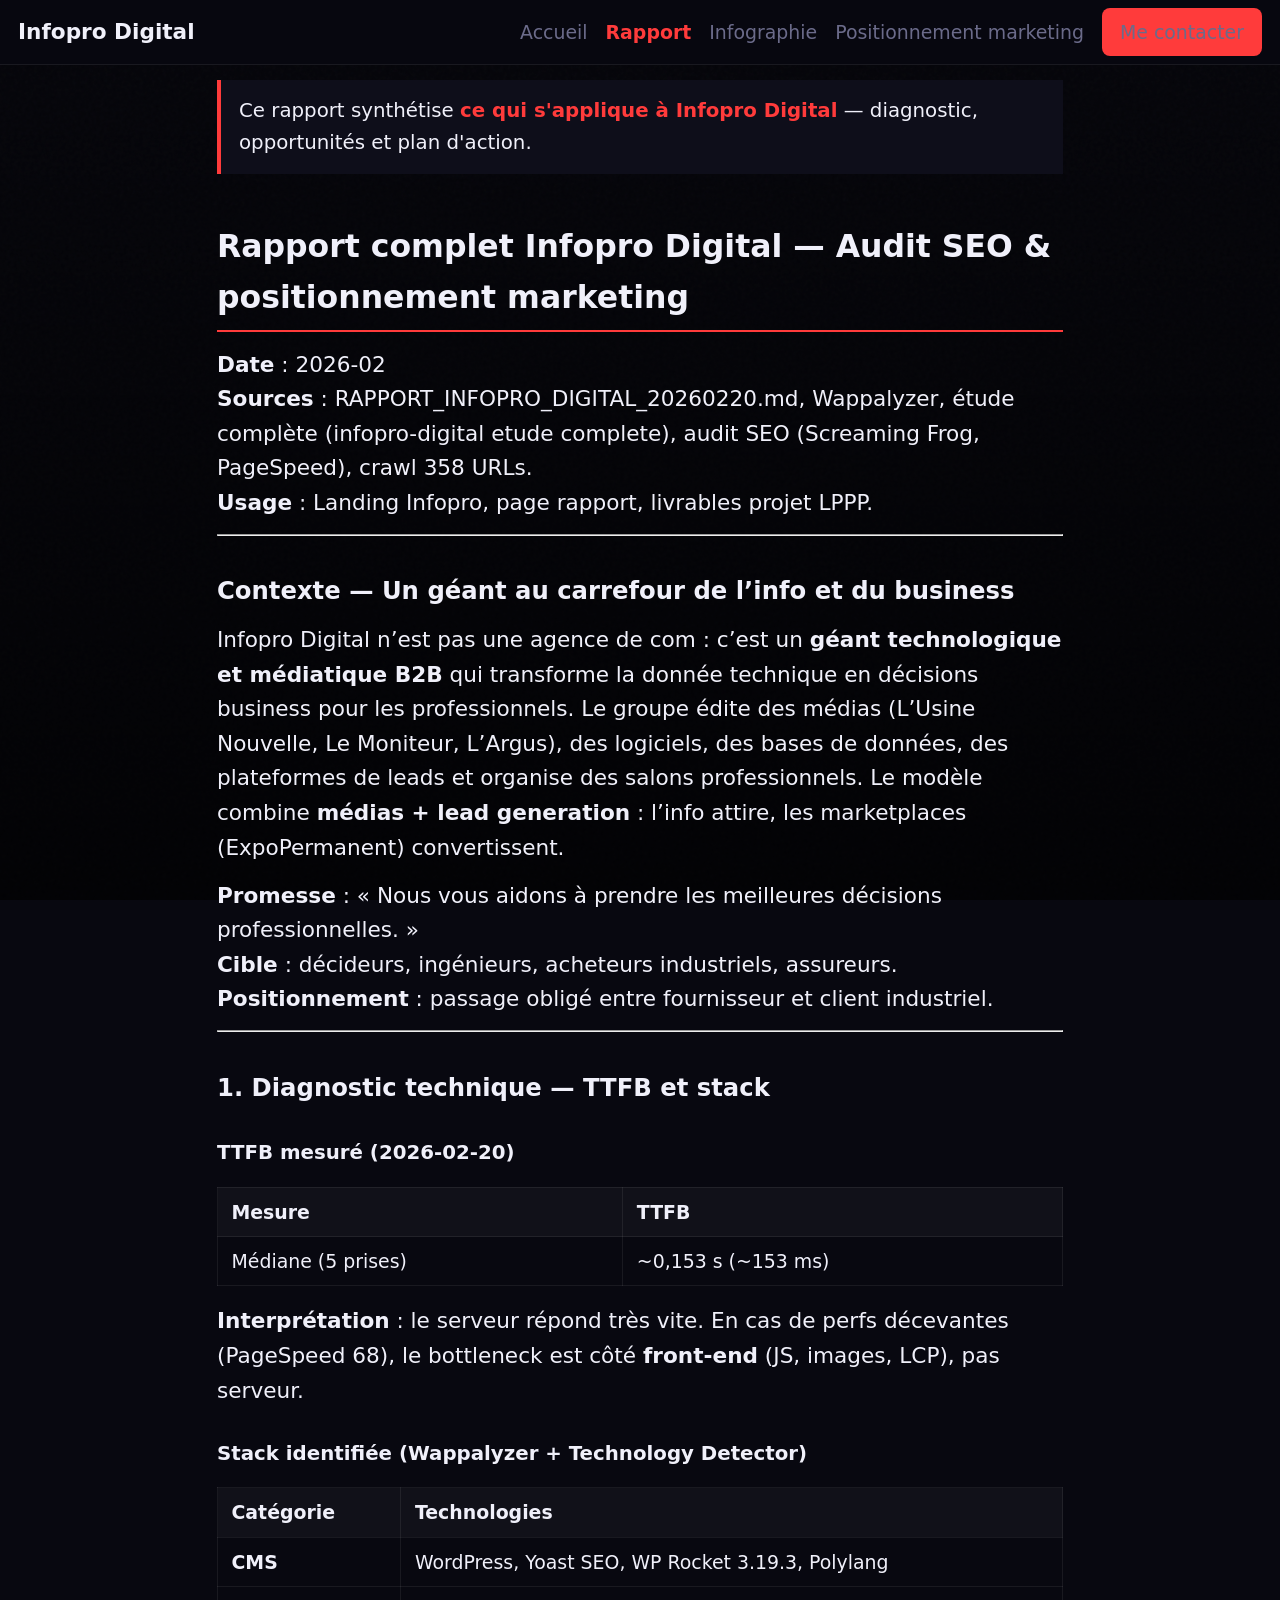
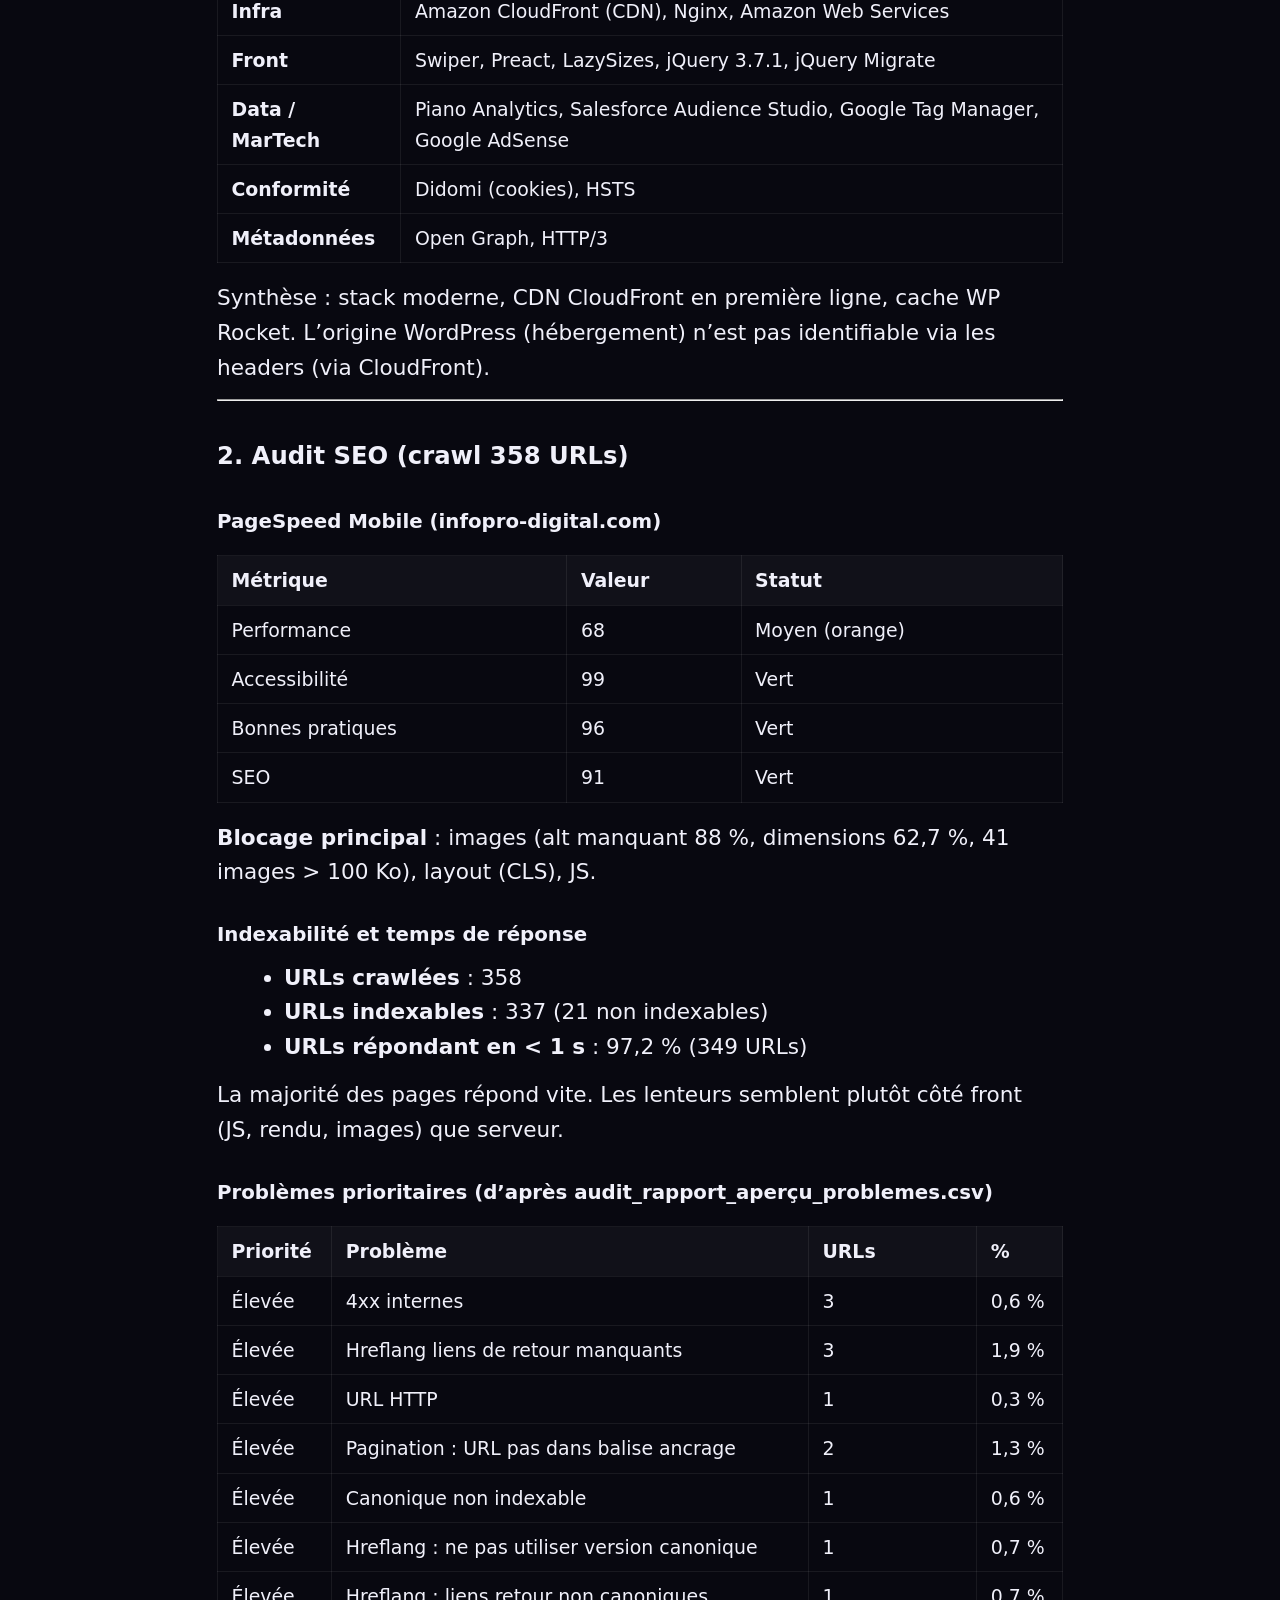
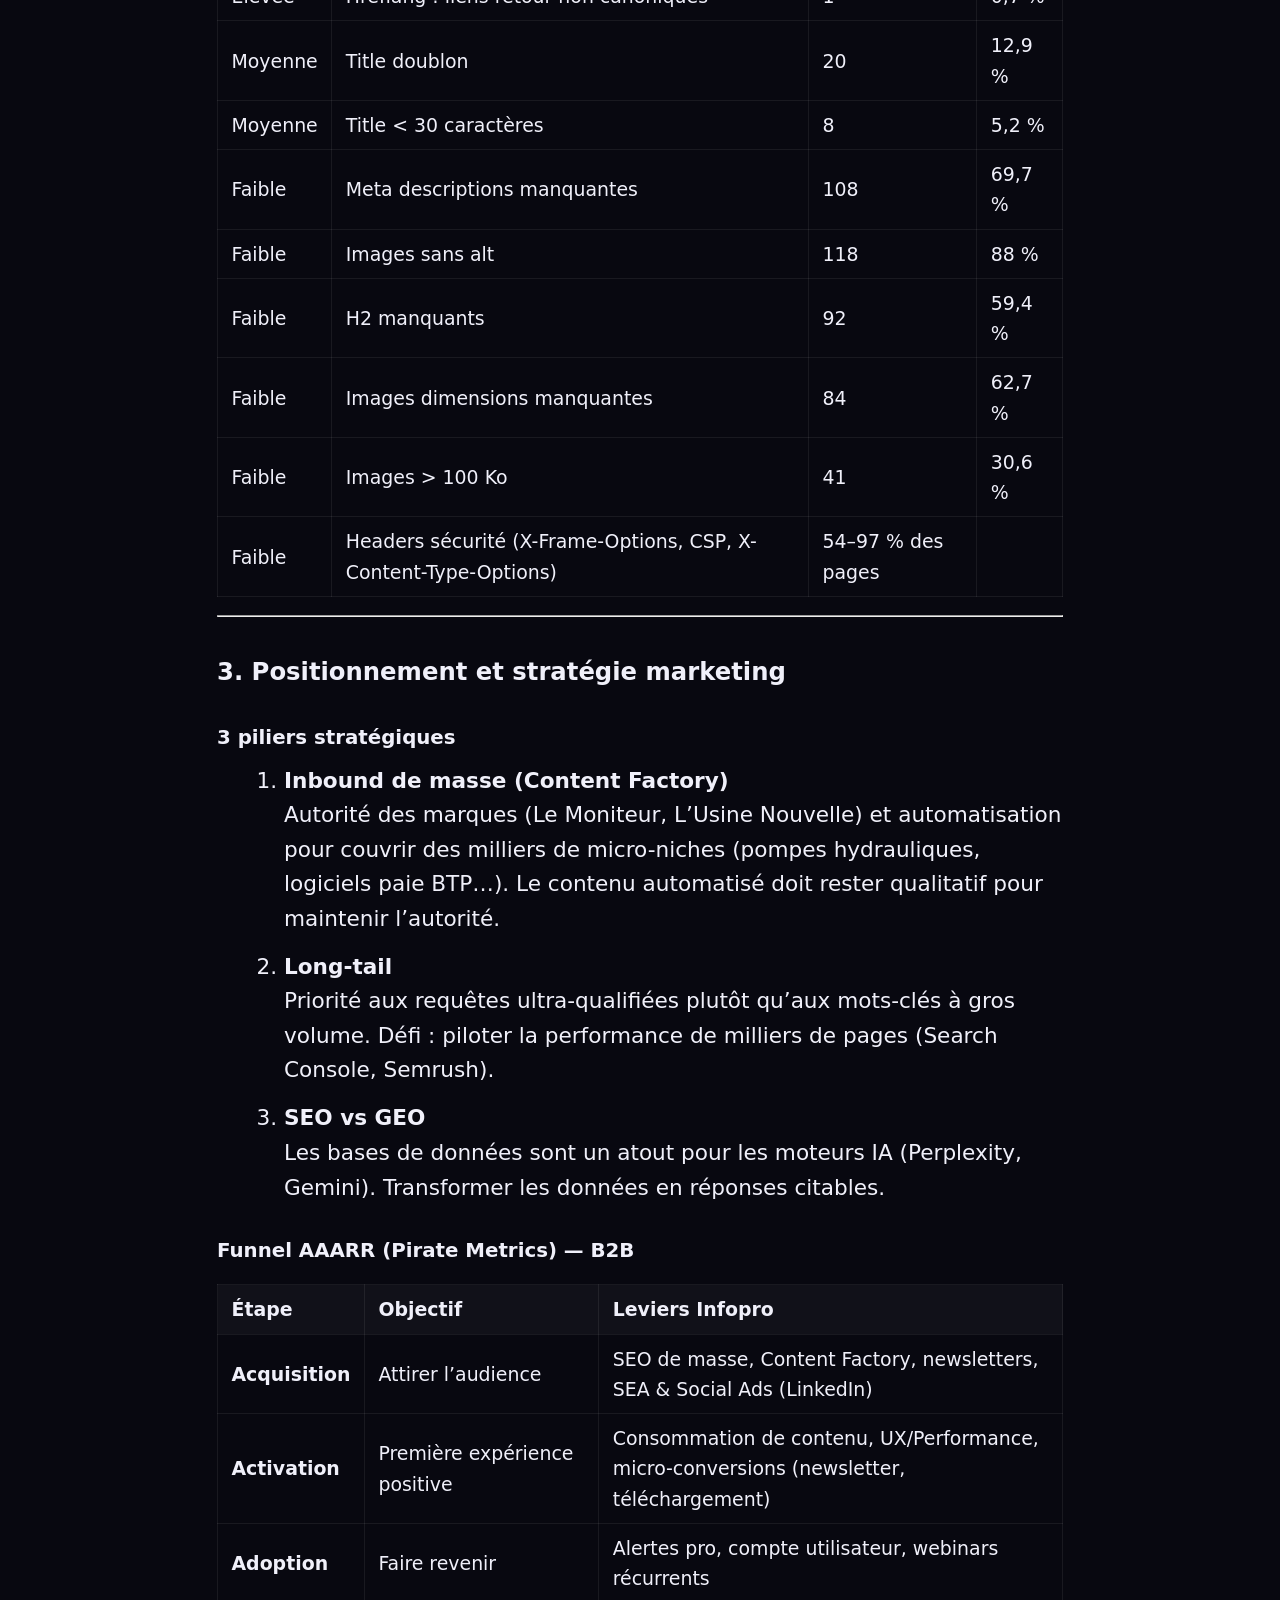
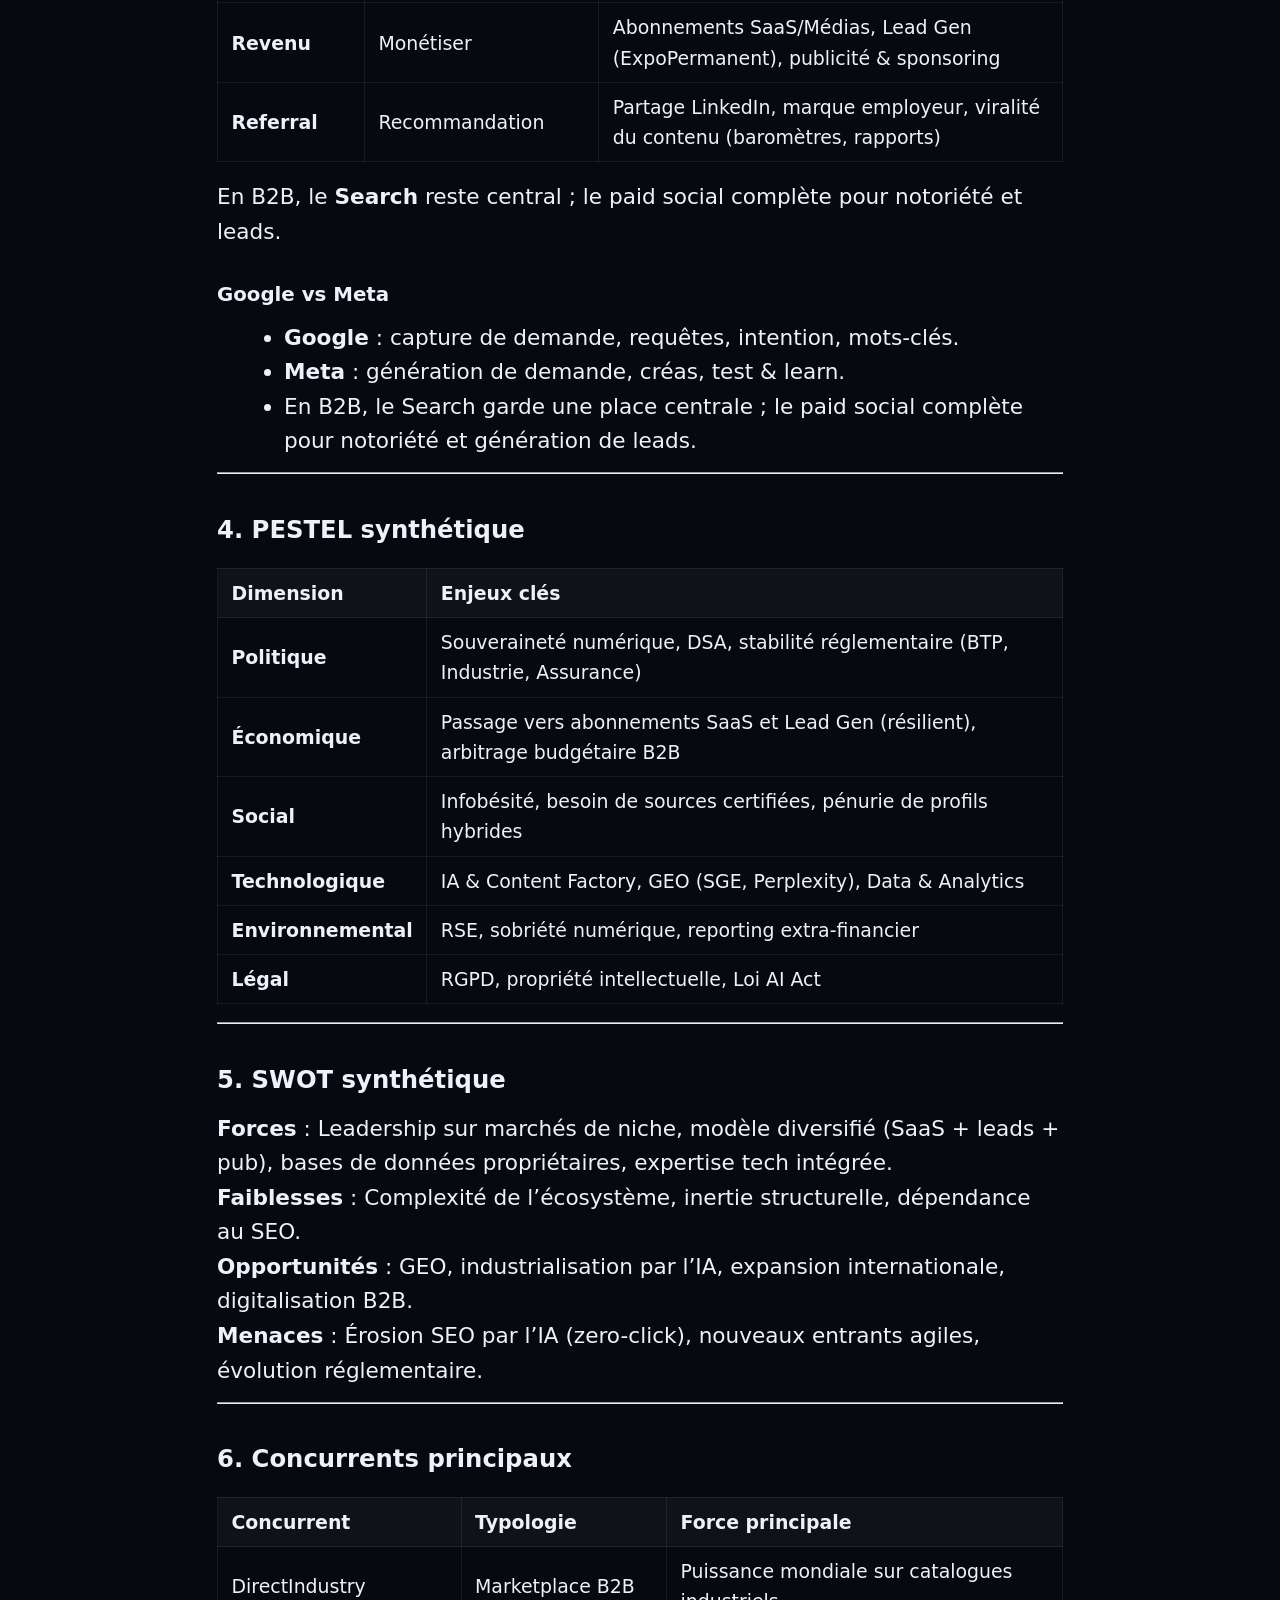
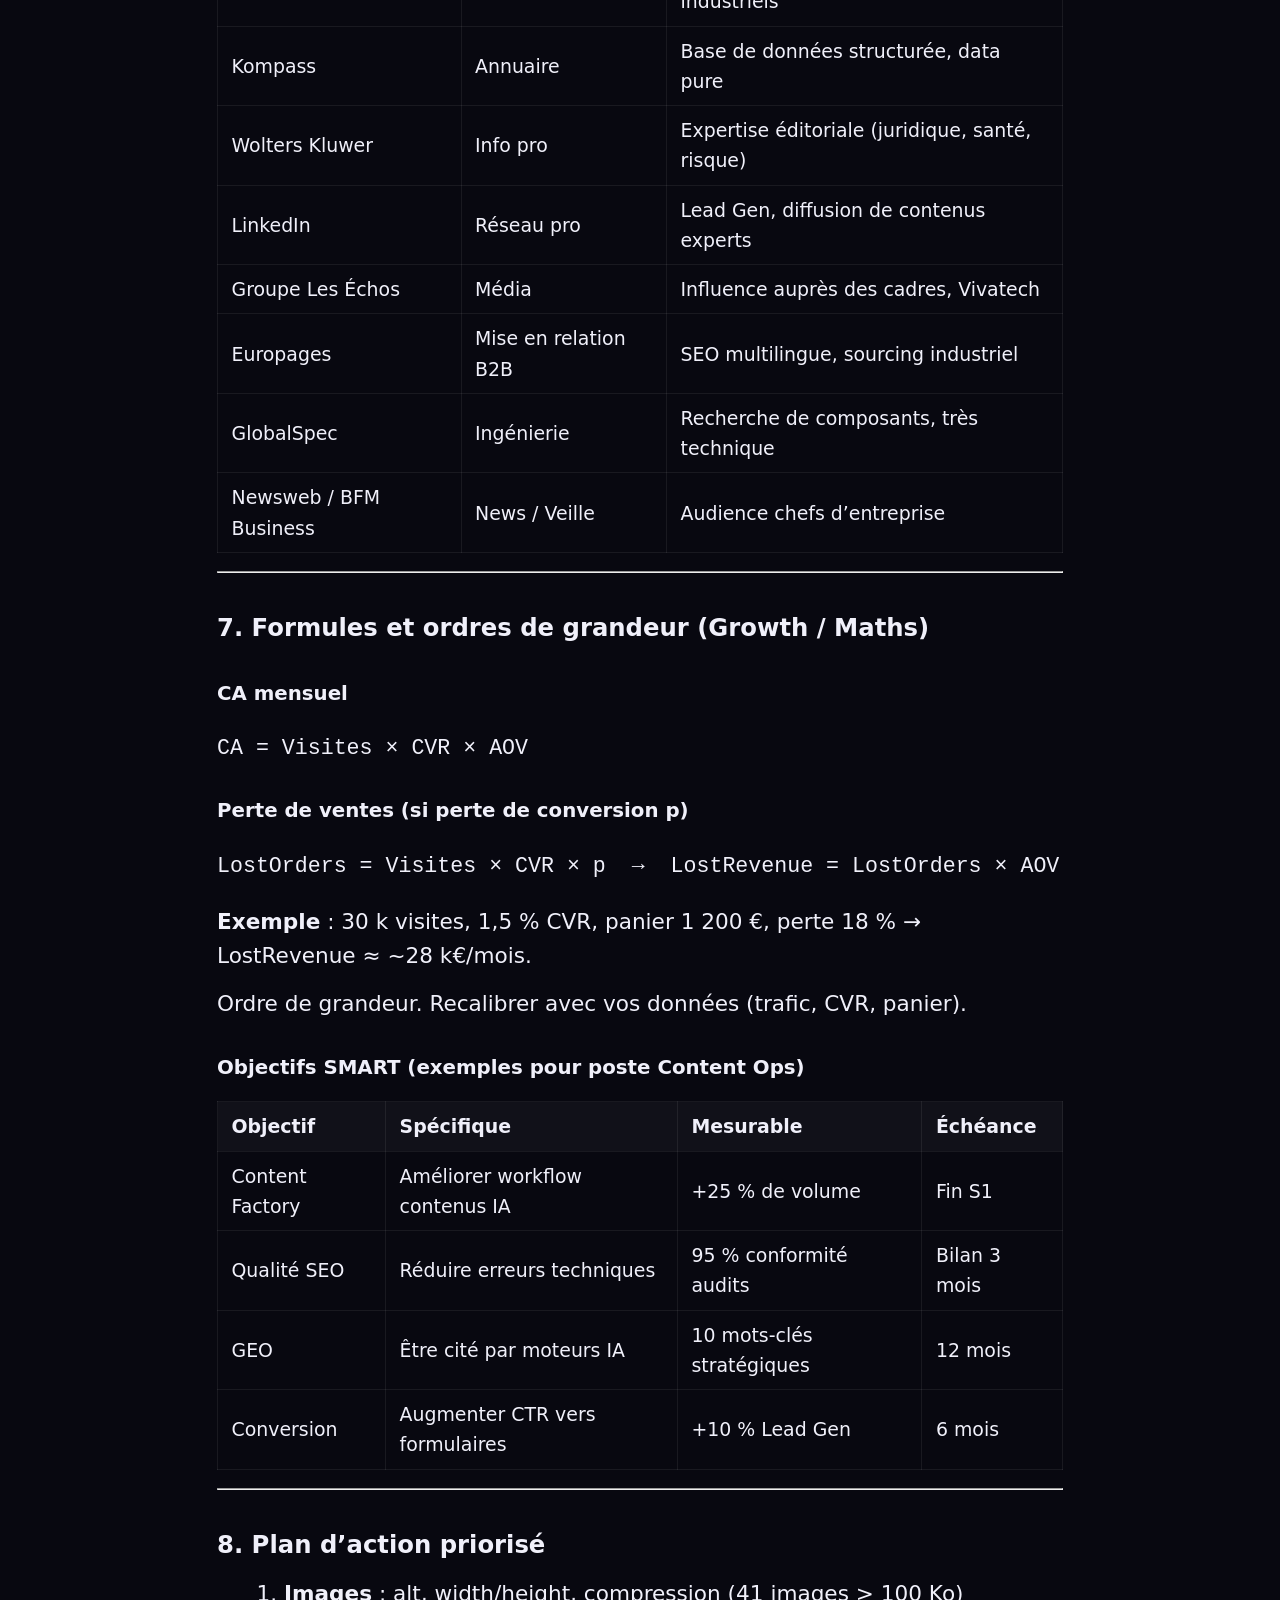
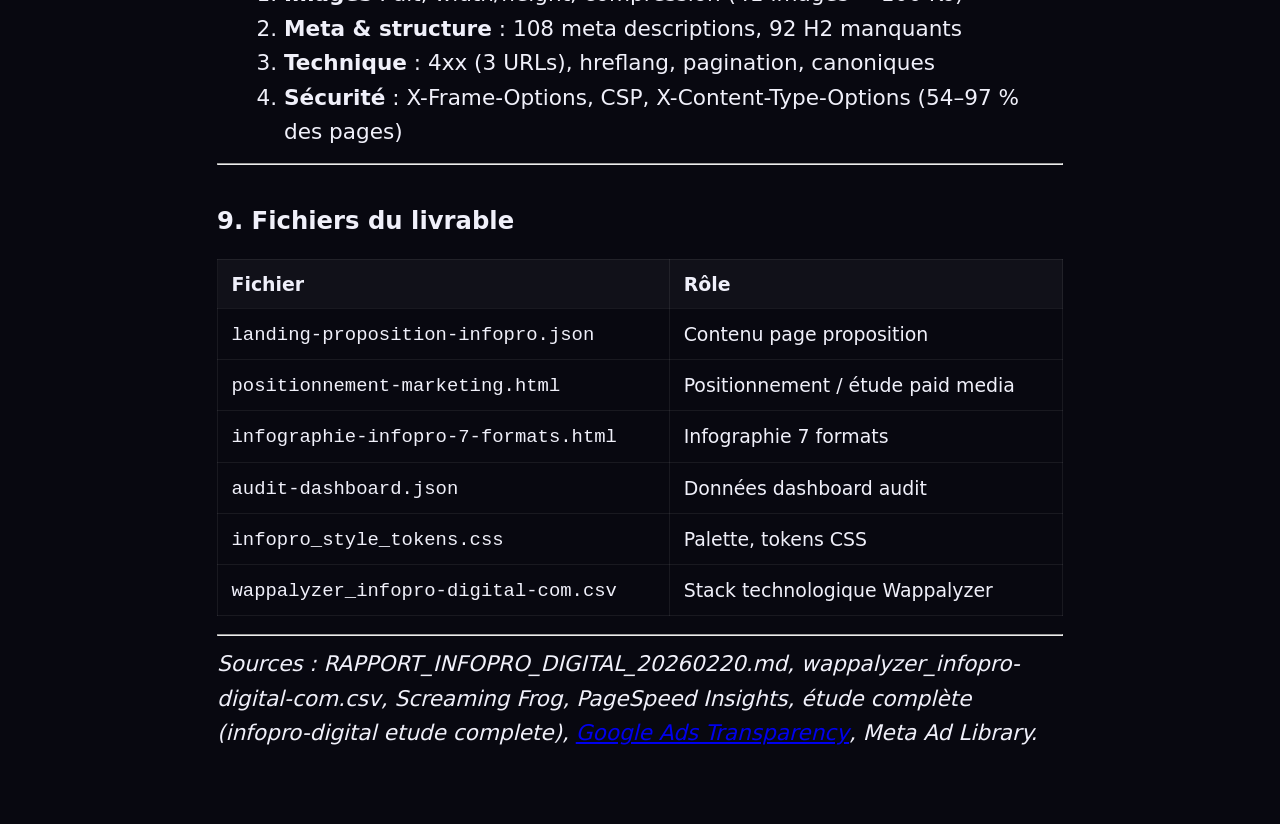
<file: rapport.html>
<!DOCTYPE html>
<html lang="fr">
<head>
    <meta charset="UTF-8">
    <meta name="viewport" content="width=device-width, initial-scale=1.0, viewport-fit=cover">
    <title>Rapport — Infopro Digital</title>
    <link rel="preconnect" href="https://fonts.googleapis.com">
    <link rel="preconnect" href="https://fonts.gstatic.com" crossorigin>
    <link href="https://fonts.googleapis.com/css2?family=Roboto:wght@400;500;600;700&display=swap" rel="stylesheet">
    <style>@import url('https://fonts.googleapis.com/css2?family=Roboto+Condensed:wght@300;400;700&family=Roboto:wght@300;400;500;700&display=swap');

:root {
  --pv-white: #ffffff;
  --pv-ink: #001327;
  --pv-ink-2: #121d29;
  --pv-blue: #3999e5;
  --pv-blue-2: #2078ae;
  --pv-blue-3: #5ca6dc;
  --pv-gray-100: #f7f6f5;
  --pv-gray-200: #d4e1e6;
  --pv-gray-300: #9ab6c3;
  --pv-gray-400: #b0b9bc;
  --lp-font-body: 'Roboto', system-ui, -apple-system, 'Segoe UI', Arial, sans-serif;
  --lp-font-heading: 'Roboto Condensed', 'Roboto', system-ui, sans-serif;
  --lp-bg: #FFFFFF;
  --lp-text: #001327;
  --lp-primary: #3999E5;
  --lp-secondary: #2078AE;
  --lp-border: #d4e1e6;
  --lp-block-bg: #f7f6f5;
  --lp-muted: #5c6b7a;
  --lp-heading: #001327;
  --lp-cta-text: #ffffff;
  --lp-text-on-light: #001327;
  --lp-text-on-dark: #f5f5f5;
}

/* Lisibilité — +0.2em base (1.2rem vs 1rem) */
html { font-size: 18px; }
body { font-size: 1.125rem; line-height: 1.6; }

/* Nav fond clair — contraste texte sombre (comme promovacances.com) */
body:has(.nav) .nav {
  background: color-mix(in srgb, var(--lp-bg) 96%, rgba(255,255,255,0.95)) !important;
  border-bottom-color: var(--pv-gray-200) !important;
}
body:has(.nav) .nav-links a,
body:has(.nav) .nav span:first-child { color: var(--lp-text-on-light) !important; }
body:has(.nav) .nav-links a:hover { color: var(--lp-primary) !important; }

/* Hero vidéo : parallaxe (fixe au scroll) + overlay, sans contrôles ni son */
.hero.has-bg-video {
  width: 100vw !important;
  max-width: 100vw !important;
  margin-left: calc(50% - 50vw) !important;
  overflow: hidden !important;
}
.hero.has-bg-video .hero-bg-video {
  position: fixed !important;
  top: 0 !important;
  left: 0 !important;
  width: 100vw !important;
  height: 100vh !important;
  min-width: 100vw !important;
  min-height: 100vh !important;
  z-index: 0 !important;
  pointer-events: none !important;
}
.hero.has-bg-video .hero-bg-video iframe {
  width: 100vw !important;
  min-width: 100vw !important;
  min-height: 100vh !important;
  height: 56.25vw !important;
  max-height: none !important;
  object-fit: cover !important;
  left: 50% !important;
  top: 50% !important;
  transform: translate(-50%, -50%) !important;
}

/* Infopro — style dashboard (fond sombre, textes blancs, accents vifs) */
@import url("https://fonts.googleapis.com/css2?family=Space+Mono:wght@400;700&family=Bebas+Neue&family=DM+Sans:wght@300;400;500;700&display=swap");
:root {
  --infopro-bg: #080810;
  --infopro-surface: #0e0e1a;
  --infopro-surface2: #13131f;
  --infopro-border: rgba(255,255,255,0.07);
  --infopro-text: #f0f0fa;
  --infopro-muted: #6b6b8a;
  --infopro-accent: #ff3b3b;
  --infopro-warn: #ff9900;
  --infopro-ok: #00e676;
  --infopro-blue: #4fc3f7;
  --infopro-purple: #b388ff;
}
body { background: var(--infopro-bg) !important; color: var(--infopro-text) !important; }
body::before {
  content: '';
  position: fixed; inset: 0;
  background-image: url("data:image/svg+xml,%3Csvg viewBox='0 0 256 256' xmlns='http://www.w3.org/2000/svg'%3E%3Cfilter id='n'%3E%3CfeTurbulence type='fractalNoise' baseFrequency='0.9' numOctaves='4' stitchTiles='stitch'/%3E%3C/filter%3E%3Crect width='100%25' height='100%25' filter='url(%23n)' opacity='0.04'/%3E%3C/svg%3E");
  pointer-events: none; z-index: 0;
}
body:has(.section) .section,
body:has(.section) .section:nth-of-type(odd),
body:has(.section) .section:nth-of-type(even) {
  background: var(--infopro-surface) !important;
  color: var(--infopro-text) !important;
  border: 1px solid var(--infopro-border) !important;
  border-radius: 16px !important;
}
body:has(.section) .section p,
body:has(.section) .section h2,
body:has(.section) .section-num { color: var(--infopro-text) !important; }
body:has(.section) .section-head { border-left-color: var(--infopro-accent) !important; }
.icebreaker {
  background: var(--infopro-surface) !important;
  color: var(--infopro-text) !important;
  border: 1px solid var(--infopro-border) !important;
  border-left-color: var(--infopro-accent) !important;
  border-radius: 16px !important;
}
.card {
  background: var(--infopro-surface) !important;
  color: var(--infopro-text) !important;
  border: 1px solid var(--infopro-border) !important;
  border-radius: 16px !important;
}
.card p, .card h2, .card h3, .card li, .card th, .card td { color: var(--infopro-text) !important; }
.card .muted { color: var(--infopro-muted) !important; }
.card strong { color: var(--infopro-accent) !important; }
.key-figures-carousel {
  background: var(--infopro-surface) !important;
  border: 1px solid var(--infopro-border) !important;
  border-radius: 16px !important;
}
.key-figures-slide .kpi-value { color: var(--infopro-accent) !important; }
.key-figures-slide .kpi-unit,
.key-figures-slide .kpi-label,
.key-figures-slide.chart-slide h3,
.key-figures-timeline-item .t-period,
.key-figures-timeline-item .t-desc,
.key-figures-bar-group .bar-val { color: var(--infopro-text) !important; }
.key-figures-slide .kpi-label { color: var(--infopro-muted) !important; }
.seo-resume-card {
  background: var(--infopro-surface) !important;
  color: var(--infopro-text) !important;
  border: 1px solid var(--infopro-border) !important;
  border-radius: 16px !important;
}
.seo-resume-card p, .seo-resume-card li { color: var(--infopro-text) !important; }

/* Rapport (rapport.html) et pages rapport — dashboard style */
body:has(.report-body) { font-family: 'DM Sans', system-ui, sans-serif !important; }
body:has(.report-body) .report-body h1,
body:has(.report-body) .report-body h2,
body:has(.report-body) .report-body h3 { font-family: 'Bebas Neue', system-ui, sans-serif !important; }
body:has(.report-body) .nav {
  background: rgba(8,8,16,0.95) !important;
  border-bottom: 1px solid var(--infopro-border) !important;
}
body:has(.report-body) .nav > a { color: var(--infopro-text) !important; }
body:has(.report-body) .nav-links a { color: var(--infopro-muted) !important; }
body:has(.report-body) .nav-links a:hover,
body:has(.report-body) .nav-links a.active { color: var(--infopro-accent) !important; }
body:has(.report-body) .nav-cta { background: var(--infopro-accent) !important; color: #fff !important; }
body:has(.report-body) .report-intro {
  background: var(--infopro-surface) !important;
  border-left: 4px solid var(--infopro-accent) !important;
  color: var(--infopro-text) !important;
}
body:has(.report-body) .report-intro strong { color: var(--infopro-accent) !important; }
body:has(.report-body) .report-body h1,
body:has(.report-body) .report-body h2,
body:has(.report-body) .report-body h3 { color: var(--infopro-text) !important; }
body:has(.report-body) .report-body h1 { border-bottom-color: var(--infopro-accent) !important; }
body:has(.report-body) .report-body p,
body:has(.report-body) .report-body li,
body:has(.report-body) .report-body td { color: var(--infopro-text) !important; }
body:has(.report-body) .report-body th {
  background: rgba(255,255,255,0.04) !important;
  color: var(--infopro-text) !important;
  border-color: var(--infopro-border) !important;
}
body:has(.report-body) .report-body th,
body:has(.report-body) .report-body td { border-color: var(--infopro-border) !important; }
body:has(.report-body) .report-body blockquote {
  border-left-color: var(--infopro-accent) !important;
  color: var(--infopro-muted) !important;
}
</style>
    <style>
        :root { --lp-ease: cubic-bezier(0.4, 0, 0.2, 1); }
        * { box-sizing: border-box; }
        html { scroll-behavior: smooth; }
        body { font-family: var(--lp-font-body, 'Roboto', system-ui, sans-serif); margin: 0; min-height: 100vh; background: var(--lp-bg, #0d0d0d); color: var(--lp-text, #e6e6e6); line-height: 1.6; font-size: 1.2rem; }
        .nav { position: fixed; top: 0; left: 0; right: 0; z-index: 100; display: flex; align-items: center; justify-content: space-between; padding: 0.45rem 1rem; background: color-mix(in srgb, var(--lp-bg, #0d0d0d) 94%, transparent); backdrop-filter: blur(12px); border-bottom: 2px solid color-mix(in srgb, var(--lp-primary, #4a9eff) 50%, transparent); }
        .nav-logo { max-height: 36px; width: auto; }
        .nav-links { display: flex; flex-wrap: wrap; gap: 0.5rem 1rem; align-items: center; }
        .nav-links a { font-size: 1.05rem; font-weight: 500; color: var(--lp-muted, #999); text-decoration: none; transition: color 0.2s var(--lp-ease); }
        .nav-links a:hover { color: var(--lp-primary, #4a9eff); }
        .nav-links a.active { color: var(--lp-primary, #4a9eff); font-weight: 600; }
        .nav-cta { display: inline-block; padding: 0.5rem 1rem; background: var(--lp-primary, #4a9eff); color: var(--lp-cta-text, #fff); font-weight: 600; font-size: 1.05rem; border-radius: 8px; text-decoration: none; }
        .page-wrap { max-width: 900px; margin: 0 auto; padding: 2rem 1.5rem 4rem; padding-top: calc(2rem + 44px); }
        .report-body h1, .report-body h2, .report-body h3 { color: var(--lp-heading, #fff); margin-top: 1.5em; margin-bottom: 0.5em; }
        .report-body h1 { font-size: 1.75rem; border-bottom: 2px solid var(--lp-primary, #4a9eff); padding-bottom: 0.25em; }
        .report-body h2 { font-size: 1.35rem; }
        .report-body h3 { font-size: 1.1rem; }
        .report-body p { margin: 0 0 0.75rem; }
        .report-body ul, .report-body ol { margin: 0 0 0.75rem 1.5rem; }
        .report-body table { width: 100%; border-collapse: collapse; margin: 1rem 0; font-size: 1.05rem; }
        .report-body th, .report-body td { border: 1px solid color-mix(in srgb, var(--lp-primary, #4a9eff) 40%, transparent); padding: 0.5rem 0.75rem; text-align: left; }
        .report-body th { background: color-mix(in srgb, var(--lp-primary, #4a9eff) 15%, var(--lp-bg, #0d0d0d)); color: var(--lp-heading, #fff); }
        .report-body blockquote { margin: 1rem 0; padding-left: 1rem; border-left: 4px solid var(--lp-primary, #4a9eff); color: var(--lp-muted, #999); }
        .report-intro { margin: 0 0 1.5rem; padding: 0.85rem 1rem; background: color-mix(in srgb, var(--lp-primary, #4a9eff) 12%, var(--lp-bg, #0d0d0d)); border-left: 4px solid var(--lp-primary, #4a9eff); font-size: 1.1rem; color: var(--lp-text, #e6e6e6); }
        .site-bg-fixed { position: fixed; top: 0; left: 0; width: 100vw; height: 100vh; z-index: 0; overflow: hidden; pointer-events: none; }
        .site-bg-video { position: absolute; top: 50%; left: 50%; transform: translate(-50%, -50%); width: 100vw; min-width: 100vw; height: 56.25vw; min-height: 100vh; max-height: none; }
        .site-bg-video iframe, .site-bg-video video { position: absolute; top: 50%; left: 50%; transform: translate(-50%, -50%); width: 100vw; min-width: 100vw; height: 56.25vw; min-height: 100vh; object-fit: cover; }
        .site-bg-overlay { position: absolute; inset: 0; background: linear-gradient(to bottom, rgba(0,0,0,0.35) 0%, rgba(0,0,0,0.7) 100%); }
        .site-content { position: relative; z-index: 1; min-height: 100vh; }
    </style>
</head>
<body>
    
    <div class="site-bg-fixed">
        <div class="site-bg-video">
            <video autoplay muted loop playsinline aria-hidden="true"><source src="hero-infopro.mp4" type="video/mp4"></video>
        </div>
        <div class="site-bg-overlay"></div>
    </div>
    
    <div class="site-content">
    <nav class="nav">
        
        <a href="index.html" style="font-weight:700; color: var(--lp-text); text-decoration: none;">Infopro Digital</a>
        
        <div class="nav-links">
            <a href="index.html">Accueil</a>
            <a href="rapport.html" class="active">Rapport</a>
            <a href="infographie-infopro-7-formats.html">Infographie</a>
            <a href="positionnement-marketing.html">Positionnement marketing</a>
            
            <a href="index.html#coordonnees" class="nav-cta">Me contacter</a>
        </div>
    </nav>
    <main class="page-wrap">
        <p class="report-intro">Ce rapport synthétise <strong>ce qui s'applique à Infopro Digital</strong> — diagnostic, opportunités et plan d'action.</p>
        <div class="report-body"><h1>Rapport complet Infopro Digital — Audit SEO &amp; positionnement marketing</h1>
<p><strong>Date</strong> : 2026-02<br />
<strong>Sources</strong> : RAPPORT_INFOPRO_DIGITAL_20260220.md, Wappalyzer, étude complète (infopro-digital etude complete), audit SEO (Screaming Frog, PageSpeed), crawl 358 URLs.<br />
<strong>Usage</strong> : Landing Infopro, page rapport, livrables projet LPPP.</p>
<hr />
<h2>Contexte — Un géant au carrefour de l’info et du business</h2>
<p>Infopro Digital n’est pas une agence de com : c’est un <strong>géant technologique et médiatique B2B</strong> qui transforme la donnée technique en décisions business pour les professionnels. Le groupe édite des médias (L’Usine Nouvelle, Le Moniteur, L’Argus), des logiciels, des bases de données, des plateformes de leads et organise des salons professionnels. Le modèle combine <strong>médias + lead generation</strong> : l’info attire, les marketplaces (ExpoPermanent) convertissent.</p>
<p><strong>Promesse</strong> : « Nous vous aidons à prendre les meilleures décisions professionnelles. »<br />
<strong>Cible</strong> : décideurs, ingénieurs, acheteurs industriels, assureurs.<br />
<strong>Positionnement</strong> : passage obligé entre fournisseur et client industriel.</p>
<hr />
<h2>1. Diagnostic technique — TTFB et stack</h2>
<h3>TTFB mesuré (2026-02-20)</h3>
<table>
<thead>
<tr>
<th>Mesure</th>
<th>TTFB</th>
</tr>
</thead>
<tbody>
<tr>
<td>Médiane (5 prises)</td>
<td>~0,153 s (~153 ms)</td>
</tr>
</tbody>
</table>
<p><strong>Interprétation</strong> : le serveur répond très vite. En cas de perfs décevantes (PageSpeed 68), le bottleneck est côté <strong>front-end</strong> (JS, images, LCP), pas serveur.</p>
<h3>Stack identifiée (Wappalyzer + Technology Detector)</h3>
<table>
<thead>
<tr>
<th>Catégorie</th>
<th>Technologies</th>
</tr>
</thead>
<tbody>
<tr>
<td><strong>CMS</strong></td>
<td>WordPress, Yoast SEO, WP Rocket 3.19.3, Polylang</td>
</tr>
<tr>
<td><strong>Infra</strong></td>
<td>Amazon CloudFront (CDN), Nginx, Amazon Web Services</td>
</tr>
<tr>
<td><strong>Front</strong></td>
<td>Swiper, Preact, LazySizes, jQuery 3.7.1, jQuery Migrate</td>
</tr>
<tr>
<td><strong>Data / MarTech</strong></td>
<td>Piano Analytics, Salesforce Audience Studio, Google Tag Manager, Google AdSense</td>
</tr>
<tr>
<td><strong>Conformité</strong></td>
<td>Didomi (cookies), HSTS</td>
</tr>
<tr>
<td><strong>Métadonnées</strong></td>
<td>Open Graph, HTTP/3</td>
</tr>
</tbody>
</table>
<p>Synthèse : stack moderne, CDN CloudFront en première ligne, cache WP Rocket. L’origine WordPress (hébergement) n’est pas identifiable via les headers (via CloudFront).</p>
<hr />
<h2>2. Audit SEO (crawl 358 URLs)</h2>
<h3>PageSpeed Mobile (infopro-digital.com)</h3>
<table>
<thead>
<tr>
<th>Métrique</th>
<th>Valeur</th>
<th>Statut</th>
</tr>
</thead>
<tbody>
<tr>
<td>Performance</td>
<td>68</td>
<td>Moyen (orange)</td>
</tr>
<tr>
<td>Accessibilité</td>
<td>99</td>
<td>Vert</td>
</tr>
<tr>
<td>Bonnes pratiques</td>
<td>96</td>
<td>Vert</td>
</tr>
<tr>
<td>SEO</td>
<td>91</td>
<td>Vert</td>
</tr>
</tbody>
</table>
<p><strong>Blocage principal</strong> : images (alt manquant 88 %, dimensions 62,7 %, 41 images &gt; 100 Ko), layout (CLS), JS.</p>
<h3>Indexabilité et temps de réponse</h3>
<ul>
<li><strong>URLs crawlées</strong> : 358  </li>
<li><strong>URLs indexables</strong> : 337 (21 non indexables)  </li>
<li><strong>URLs répondant en &lt; 1 s</strong> : 97,2 % (349 URLs)  </li>
</ul>
<p>La majorité des pages répond vite. Les lenteurs semblent plutôt côté front (JS, rendu, images) que serveur.</p>
<h3>Problèmes prioritaires (d’après audit_rapport_aperçu_problemes.csv)</h3>
<table>
<thead>
<tr>
<th>Priorité</th>
<th>Problème</th>
<th>URLs</th>
<th>%</th>
</tr>
</thead>
<tbody>
<tr>
<td>Élevée</td>
<td>4xx internes</td>
<td>3</td>
<td>0,6 %</td>
</tr>
<tr>
<td>Élevée</td>
<td>Hreflang liens de retour manquants</td>
<td>3</td>
<td>1,9 %</td>
</tr>
<tr>
<td>Élevée</td>
<td>URL HTTP</td>
<td>1</td>
<td>0,3 %</td>
</tr>
<tr>
<td>Élevée</td>
<td>Pagination : URL pas dans balise ancrage</td>
<td>2</td>
<td>1,3 %</td>
</tr>
<tr>
<td>Élevée</td>
<td>Canonique non indexable</td>
<td>1</td>
<td>0,6 %</td>
</tr>
<tr>
<td>Élevée</td>
<td>Hreflang : ne pas utiliser version canonique</td>
<td>1</td>
<td>0,7 %</td>
</tr>
<tr>
<td>Élevée</td>
<td>Hreflang : liens retour non canoniques</td>
<td>1</td>
<td>0,7 %</td>
</tr>
<tr>
<td>Moyenne</td>
<td>Title doublon</td>
<td>20</td>
<td>12,9 %</td>
</tr>
<tr>
<td>Moyenne</td>
<td>Title &lt; 30 caractères</td>
<td>8</td>
<td>5,2 %</td>
</tr>
<tr>
<td>Faible</td>
<td>Meta descriptions manquantes</td>
<td>108</td>
<td>69,7 %</td>
</tr>
<tr>
<td>Faible</td>
<td>Images sans alt</td>
<td>118</td>
<td>88 %</td>
</tr>
<tr>
<td>Faible</td>
<td>H2 manquants</td>
<td>92</td>
<td>59,4 %</td>
</tr>
<tr>
<td>Faible</td>
<td>Images dimensions manquantes</td>
<td>84</td>
<td>62,7 %</td>
</tr>
<tr>
<td>Faible</td>
<td>Images &gt; 100 Ko</td>
<td>41</td>
<td>30,6 %</td>
</tr>
<tr>
<td>Faible</td>
<td>Headers sécurité (X-Frame-Options, CSP, X-Content-Type-Options)</td>
<td>54–97 % des pages</td>
<td></td>
</tr>
</tbody>
</table>
<hr />
<h2>3. Positionnement et stratégie marketing</h2>
<h3>3 piliers stratégiques</h3>
<ol>
<li>
<p><strong>Inbound de masse (Content Factory)</strong><br />
   Autorité des marques (Le Moniteur, L’Usine Nouvelle) et automatisation pour couvrir des milliers de micro-niches (pompes hydrauliques, logiciels paie BTP…). Le contenu automatisé doit rester qualitatif pour maintenir l’autorité.</p>
</li>
<li>
<p><strong>Long-tail</strong><br />
   Priorité aux requêtes ultra-qualifiées plutôt qu’aux mots-clés à gros volume. Défi : piloter la performance de milliers de pages (Search Console, Semrush).</p>
</li>
<li>
<p><strong>SEO vs GEO</strong><br />
   Les bases de données sont un atout pour les moteurs IA (Perplexity, Gemini). Transformer les données en réponses citables.</p>
</li>
</ol>
<h3>Funnel AAARR (Pirate Metrics) — B2B</h3>
<table>
<thead>
<tr>
<th>Étape</th>
<th>Objectif</th>
<th>Leviers Infopro</th>
</tr>
</thead>
<tbody>
<tr>
<td><strong>Acquisition</strong></td>
<td>Attirer l’audience</td>
<td>SEO de masse, Content Factory, newsletters, SEA &amp; Social Ads (LinkedIn)</td>
</tr>
<tr>
<td><strong>Activation</strong></td>
<td>Première expérience positive</td>
<td>Consommation de contenu, UX/Performance, micro-conversions (newsletter, téléchargement)</td>
</tr>
<tr>
<td><strong>Adoption</strong></td>
<td>Faire revenir</td>
<td>Alertes pro, compte utilisateur, webinars récurrents</td>
</tr>
<tr>
<td><strong>Revenu</strong></td>
<td>Monétiser</td>
<td>Abonnements SaaS/Médias, Lead Gen (ExpoPermanent), publicité &amp; sponsoring</td>
</tr>
<tr>
<td><strong>Referral</strong></td>
<td>Recommandation</td>
<td>Partage LinkedIn, marque employeur, viralité du contenu (baromètres, rapports)</td>
</tr>
</tbody>
</table>
<p>En B2B, le <strong>Search</strong> reste central ; le paid social complète pour notoriété et leads.</p>
<h3>Google vs Meta</h3>
<ul>
<li><strong>Google</strong> : capture de demande, requêtes, intention, mots-clés.  </li>
<li><strong>Meta</strong> : génération de demande, créas, test &amp; learn.  </li>
<li>En B2B, le Search garde une place centrale ; le paid social complète pour notoriété et génération de leads.</li>
</ul>
<hr />
<h2>4. PESTEL synthétique</h2>
<table>
<thead>
<tr>
<th>Dimension</th>
<th>Enjeux clés</th>
</tr>
</thead>
<tbody>
<tr>
<td><strong>Politique</strong></td>
<td>Souveraineté numérique, DSA, stabilité réglementaire (BTP, Industrie, Assurance)</td>
</tr>
<tr>
<td><strong>Économique</strong></td>
<td>Passage vers abonnements SaaS et Lead Gen (résilient), arbitrage budgétaire B2B</td>
</tr>
<tr>
<td><strong>Social</strong></td>
<td>Infobésité, besoin de sources certifiées, pénurie de profils hybrides</td>
</tr>
<tr>
<td><strong>Technologique</strong></td>
<td>IA &amp; Content Factory, GEO (SGE, Perplexity), Data &amp; Analytics</td>
</tr>
<tr>
<td><strong>Environnemental</strong></td>
<td>RSE, sobriété numérique, reporting extra-financier</td>
</tr>
<tr>
<td><strong>Légal</strong></td>
<td>RGPD, propriété intellectuelle, Loi AI Act</td>
</tr>
</tbody>
</table>
<hr />
<h2>5. SWOT synthétique</h2>
<p><strong>Forces</strong> : Leadership sur marchés de niche, modèle diversifié (SaaS + leads + pub), bases de données propriétaires, expertise tech intégrée.<br />
<strong>Faiblesses</strong> : Complexité de l’écosystème, inertie structurelle, dépendance au SEO.<br />
<strong>Opportunités</strong> : GEO, industrialisation par l’IA, expansion internationale, digitalisation B2B.<br />
<strong>Menaces</strong> : Érosion SEO par l’IA (zero-click), nouveaux entrants agiles, évolution réglementaire.</p>
<hr />
<h2>6. Concurrents principaux</h2>
<table>
<thead>
<tr>
<th>Concurrent</th>
<th>Typologie</th>
<th>Force principale</th>
</tr>
</thead>
<tbody>
<tr>
<td>DirectIndustry</td>
<td>Marketplace B2B</td>
<td>Puissance mondiale sur catalogues industriels</td>
</tr>
<tr>
<td>Kompass</td>
<td>Annuaire</td>
<td>Base de données structurée, data pure</td>
</tr>
<tr>
<td>Wolters Kluwer</td>
<td>Info pro</td>
<td>Expertise éditoriale (juridique, santé, risque)</td>
</tr>
<tr>
<td>LinkedIn</td>
<td>Réseau pro</td>
<td>Lead Gen, diffusion de contenus experts</td>
</tr>
<tr>
<td>Groupe Les Échos</td>
<td>Média</td>
<td>Influence auprès des cadres, Vivatech</td>
</tr>
<tr>
<td>Europages</td>
<td>Mise en relation B2B</td>
<td>SEO multilingue, sourcing industriel</td>
</tr>
<tr>
<td>GlobalSpec</td>
<td>Ingénierie</td>
<td>Recherche de composants, très technique</td>
</tr>
<tr>
<td>Newsweb / BFM Business</td>
<td>News / Veille</td>
<td>Audience chefs d’entreprise</td>
</tr>
</tbody>
</table>
<hr />
<h2>7. Formules et ordres de grandeur (Growth / Maths)</h2>
<h3>CA mensuel</h3>
<pre><code>CA = Visites × CVR × AOV
</code></pre>
<h3>Perte de ventes (si perte de conversion p)</h3>
<pre><code>LostOrders = Visites × CVR × p  →  LostRevenue = LostOrders × AOV
</code></pre>
<p><strong>Exemple</strong> : 30 k visites, 1,5 % CVR, panier 1 200 €, perte 18 % → LostRevenue ≈ ~28 k€/mois.</p>
<p>Ordre de grandeur. Recalibrer avec vos données (trafic, CVR, panier).</p>
<h3>Objectifs SMART (exemples pour poste Content Ops)</h3>
<table>
<thead>
<tr>
<th>Objectif</th>
<th>Spécifique</th>
<th>Mesurable</th>
<th>Échéance</th>
</tr>
</thead>
<tbody>
<tr>
<td>Content Factory</td>
<td>Améliorer workflow contenus IA</td>
<td>+25 % de volume</td>
<td>Fin S1</td>
</tr>
<tr>
<td>Qualité SEO</td>
<td>Réduire erreurs techniques</td>
<td>95 % conformité audits</td>
<td>Bilan 3 mois</td>
</tr>
<tr>
<td>GEO</td>
<td>Être cité par moteurs IA</td>
<td>10 mots-clés stratégiques</td>
<td>12 mois</td>
</tr>
<tr>
<td>Conversion</td>
<td>Augmenter CTR vers formulaires</td>
<td>+10 % Lead Gen</td>
<td>6 mois</td>
</tr>
</tbody>
</table>
<hr />
<h2>8. Plan d’action priorisé</h2>
<ol>
<li><strong>Images</strong> : alt, width/height, compression (41 images &gt; 100 Ko)  </li>
<li><strong>Meta &amp; structure</strong> : 108 meta descriptions, 92 H2 manquants  </li>
<li><strong>Technique</strong> : 4xx (3 URLs), hreflang, pagination, canoniques  </li>
<li><strong>Sécurité</strong> : X-Frame-Options, CSP, X-Content-Type-Options (54–97 % des pages)</li>
</ol>
<hr />
<h2>9. Fichiers du livrable</h2>
<table>
<thead>
<tr>
<th>Fichier</th>
<th>Rôle</th>
</tr>
</thead>
<tbody>
<tr>
<td><code>landing-proposition-infopro.json</code></td>
<td>Contenu page proposition</td>
</tr>
<tr>
<td><code>positionnement-marketing.html</code></td>
<td>Positionnement / étude paid media</td>
</tr>
<tr>
<td><code>infographie-infopro-7-formats.html</code></td>
<td>Infographie 7 formats</td>
</tr>
<tr>
<td><code>audit-dashboard.json</code></td>
<td>Données dashboard audit</td>
</tr>
<tr>
<td><code>infopro_style_tokens.css</code></td>
<td>Palette, tokens CSS</td>
</tr>
<tr>
<td><code>wappalyzer_infopro-digital-com.csv</code></td>
<td>Stack technologique Wappalyzer</td>
</tr>
</tbody>
</table>
<hr />
<p><em>Sources : RAPPORT_INFOPRO_DIGITAL_20260220.md, wappalyzer_infopro-digital-com.csv, Screaming Frog, PageSpeed Insights, étude complète (infopro-digital etude complete), <a href="https://adstransparency.google.com">Google Ads Transparency</a>, Meta Ad Library.</em></p></div>
    </main>
    </div>
</body>
</html>
</file>
<file: infopro_style_tokens.css>
/* Infopro Digital — style dashboard (référence dashboard_seo_bloquages.html)
   Fond sombre, textes blancs, accents vifs (rouge, orange, vert, bleu, violet).
*/

@import url("https://fonts.googleapis.com/css2?family=Space+Mono:wght@400;700&family=Bebas+Neue&family=DM+Sans:wght@300;400;500;700&display=swap");

:root{
  --bg: #080810;
  --surface: #0e0e1a;
  --surface2: #13131f;
  --border: rgba(255,255,255,0.07);
  --text: #f0f0fa;
  --muted: #6b6b8a;
  --accent: #ff3b3b;
  --warn: #ff9900;
  --ok: #00e676;
  --blue: #4fc3f7;
  --purple: #b388ff;
  --line: rgba(255,255,255,0.15);
  --red: #ff3b3b;
  --orange: #ff9900;
  --green: #00e676;
  --mono: 'Space Mono', monospace;
  --display: 'Bebas Neue', sans-serif;
  --body: 'DM Sans', sans-serif;
}

html { font-size: 18px; }
body{
  font-family: var(--body), system-ui, -apple-system, "Segoe UI", Arial, sans-serif;
  font-size: 1.125rem;
  color: var(--text);
  background: var(--bg);
  line-height: 1.5;
}

body::before {
  content: '';
  position: fixed; inset: 0;
  background-image: url("data:image/svg+xml,%3Csvg viewBox='0 0 256 256' xmlns='http://www.w3.org/2000/svg'%3E%3Cfilter id='n'%3E%3CfeTurbulence type='fractalNoise' baseFrequency='0.9' numOctaves='4' stitchTiles='stitch'/%3E%3C/filter%3E%3Crect width='100%25' height='100%25' filter='url(%23n)' opacity='0.04'/%3E%3C/svg%3E");
  pointer-events: none; z-index: 0;
}

h1,h2,h3,.pv-heading{
  font-family: var(--display), system-ui, -apple-system, "Segoe UI", Arial, sans-serif;
}

.pv-btn-primary{
  background: var(--accent);
  color: #fff;
  border-radius: 8px;
  padding: 10px 14px;
  font-weight: 700;
}

.pv-link{ color: var(--blue); }
.pv-link:hover{ color: var(--accent); }

.site-bg-fixed {
  position: fixed;
  top: 0; left: 0;
  width: 100vw;
  height: 100vh;
  z-index: 0;
  overflow: hidden;
  pointer-events: none;
}
.site-bg-video {
  position: absolute;
  top: 50%; left: 50%;
  transform: translate(-50%, -50%);
  width: 100vw;
  min-width: 100vw;
  height: 56.25vw;
  min-height: 100vh;
  max-height: none;
}
.site-bg-video iframe {
  position: absolute;
  top: 50%; left: 50%;
  transform: translate(-50%, -50%);
  width: 100vw;
  min-width: 100vw;
  height: 56.25vw;
  min-height: 100vh;
  max-height: none;
  object-fit: cover;
}
.site-bg-overlay {
  position: absolute;
  inset: 0;
  background: linear-gradient(to bottom, rgba(0,0,0,0.35) 0%, rgba(0,0,0,0.7) 100%);
}
.site-content {
  position: relative;
  z-index: 1;
  min-height: 100vh;
}
.site-content-inner {
  max-width: 980px;
  margin: 0 auto;
  padding: 20px;
  padding-top: 56px;
}
</file>
